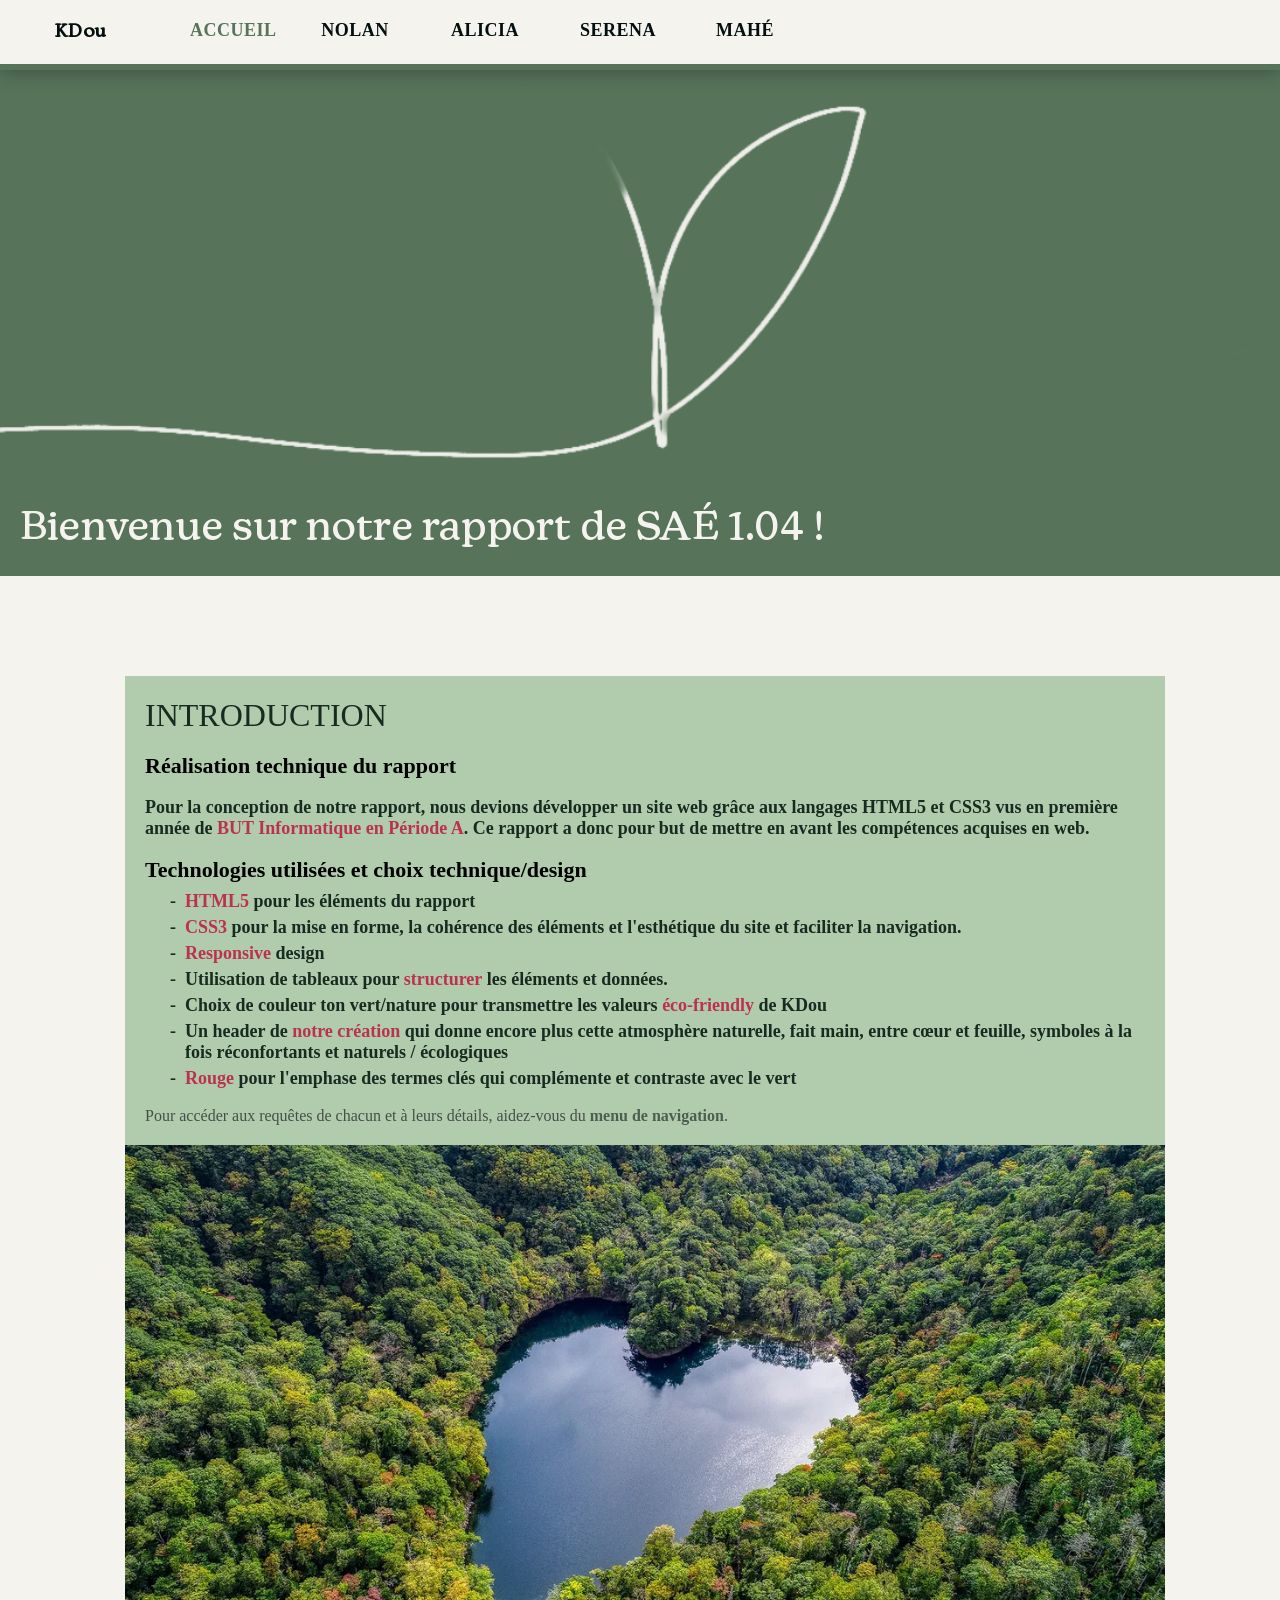
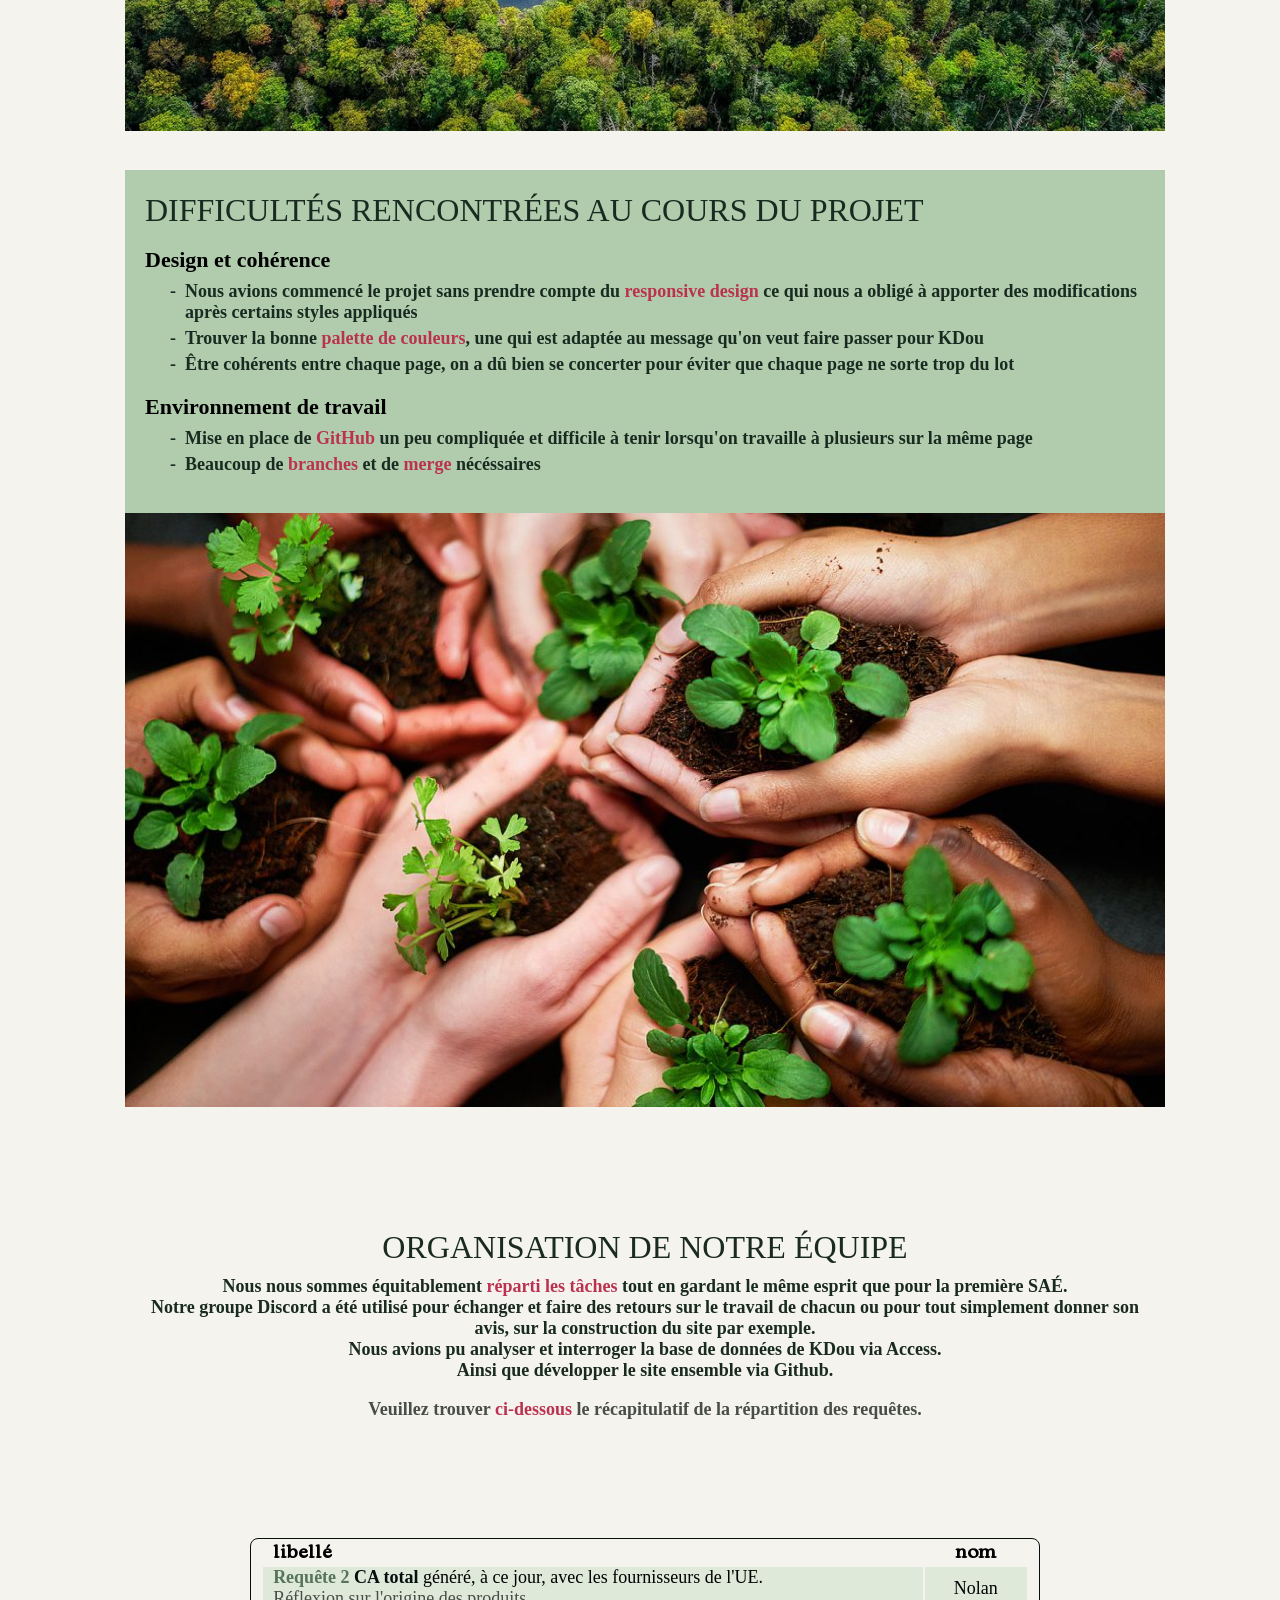
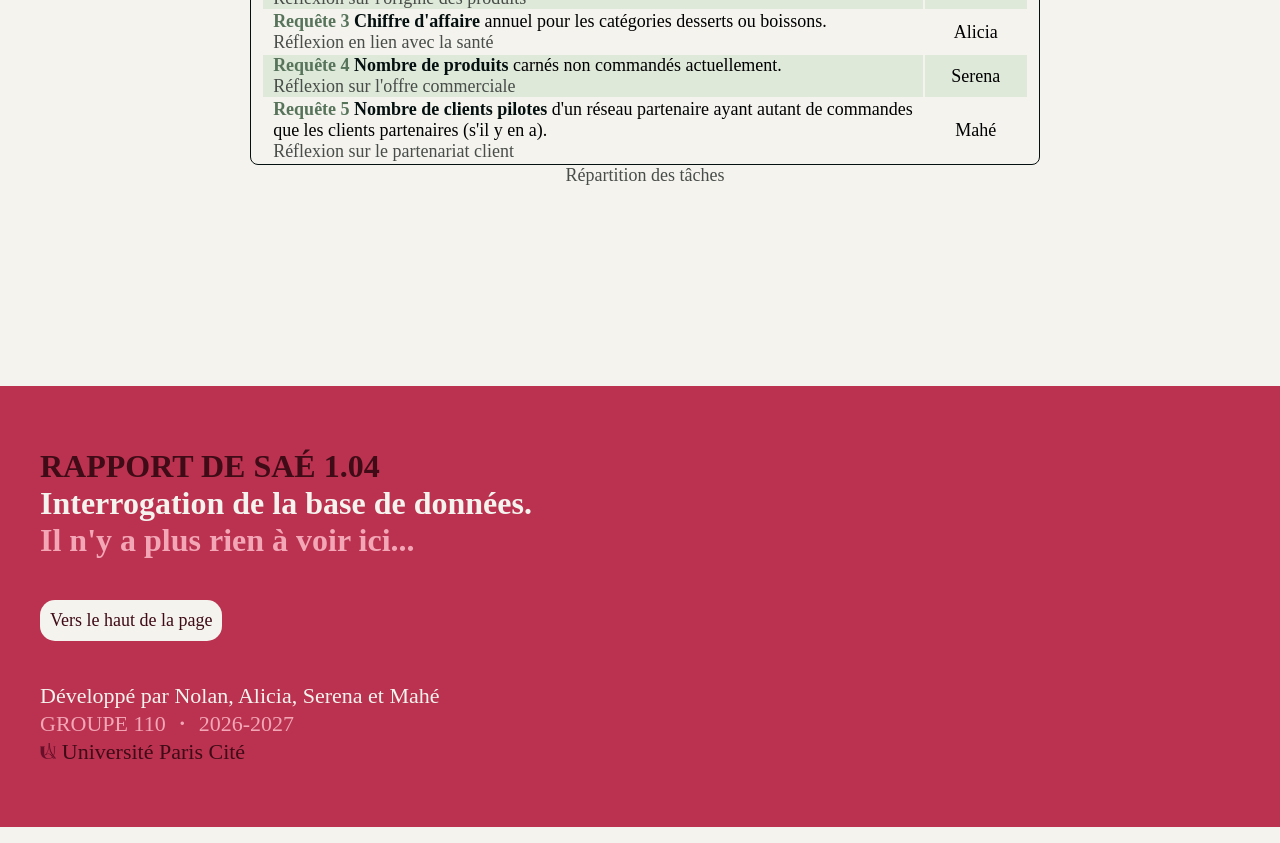
<file: index.html>
<!DOCTYPE html>
<html lang="fr">
    <head>
        <meta charset="utf-8">
        <meta name="viewport" content="width=device-width, initial-scale=1.0">
        <link rel="stylesheet" href="style.css">
        <link rel="preload" href="/assets/font/NewKansas-Medium.woff2" as="font" type="font/woff2" crossorigin>
        <link href="https://db.onlinewebfonts.com/c/2ea3b87b231d6d46708c756a0e04610e?family=GT+Pressura+Regular" rel="stylesheet">
        <link href="https://db.onlinewebfonts.com/c/fa6584b49f2dbb17b7483544bfa0b654?family=GT+Pressura+Pro+Bold" rel="stylesheet" type="text/css">
        <link href="https://db.onlinewebfonts.com/c/16842c927f8ef77adc29f7c5e27929ca?family=GT+Pressura+Light" rel="stylesheet" type="text/css">
        <title>Rapport - SAÉ 1.04</title>
    </head>
    <body>
        <header id="header-accueil">
            <nav>
                <ul>
                    <li id="logo">
                        <label for="toggle" id="icone-menu">⋯</label>KDou
                        <input type="checkbox" id="toggle">
                    </li>
                    <li><a href="https://nolangtny.github.io/nams-sae1-04/">Accueil</a></li>
                    <li><a href="/nams-sae1-04/equipe/nolan.html">Nolan</a></li>
                    <li><a href="/nams-sae1-04/equipe/alicia.html">Alicia</a></li>
                    <li><a href="/nams-sae1-04/equipe/serena.html">Serena</a></li>
                    <li><a href="/nams-sae1-04/equipe/mahe.html">Mahé</a></li>
                </ul>
            </nav>
            <h1 id="titre-accueil">Bienvenue sur notre rapport de SAÉ 1.04 !</h1>
        </header>
        <main id="main-index">
             <div id="intro">
                <h1>Introduction</h1>
                <h2> Réalisation technique du rapport </h2>
                <p> Pour la conception de notre rapport, nous devions développer un site web grâce aux langages HTML5 et CSS3 vus en première année de <strong>BUT Informatique en Période A</strong>. Ce rapport a donc pour but de mettre en avant les compétences acquises en web.<br>
                <h2>Technologies utilisées et choix technique/design</h2>
                <ul>
                    <li><strong>HTML5</strong> pour les éléments du rapport</li>
                    <li><strong>CSS3</strong> pour la mise en forme, la cohérence des éléments et l'esthétique du site et faciliter la navigation.</li>
                    <li><strong>Responsive</strong> design</li>
                    <li>Utilisation de tableaux pour <strong>structurer</strong> les éléments et données.</li>
                    <li>Choix de couleur ton vert/nature pour transmettre les valeurs <strong>éco-friendly</strong> de KDou</li>
                    <li>Un header de <strong>notre création</strong> qui donne encore plus cette atmosphère naturelle, fait main, entre cœur et feuille, symboles à la fois réconfortants et naturels / écologiques</li>
                    <li><strong>Rouge</strong> pour l'emphase des termes clés qui complémente et contraste avec le vert</li>
                </ul>
                </p>
                <a class="texte-secondaire">Pour accéder aux requêtes de chacun et à leurs détails, aidez-vous du <strong>menu de navigation</strong>.</a>
            </div>
            <div id="intro-image">
                <img src="assets/images/heart-hokkaido-japan.webp" alt="Coeur dessiné par les arbres dans une forêt au Japon">
            </div>
            <div id="texte1">
                <h1>Difficultés rencontrées au cours du projet</h1>
                <h2>Design et cohérence</h2>
                <ul>
                    <li>Nous avions commencé le projet sans prendre compte du <strong>responsive design</strong> ce qui nous a obligé à apporter des modifications après certains styles appliqués</li>
                    <li>Trouver la bonne <strong>palette de couleurs</strong>, une qui est adaptée au message qu'on veut faire passer pour KDou</li>
                    <li>Être cohérents entre chaque page, on a dû bien se concerter pour éviter que chaque page ne sorte trop du lot</li>
                </ul>
                <h2>Environnement de travail</h2>
                <ul>
                    <li>Mise en place de <strong>GitHub</strong> un peu compliquée et difficile à tenir lorsqu'on travaille à plusieurs sur la même page</li>
                    <li>Beaucoup de <strong>branches</strong> et de <strong>merge</strong> nécéssaires</li>
                </ul>
            </div>
            <div id="img1">
                <img src="assets/images/eco-friendly.jpg" alt="Sept paires de mains tenant de la terre et une plante chacune">
            </div>
            <div id="texte2">
                <h1>Organisation de notre équipe</h1>
                <p>
                    Nous nous sommes équitablement <strong>réparti les tâches</strong> tout en gardant le même esprit que pour la première SAÉ.<br>
                    Notre groupe Discord a été utilisé pour échanger et faire des retours sur le travail de chacun ou pour tout simplement donner son avis, sur la construction du site par exemple.<br>
                    Nous avions pu analyser et interroger la base de données de KDou via Access. <br> Ainsi que développer le site ensemble via Github.
                    <p class="texte-secondaire">
                        Veuillez trouver <a href="#tab">ci-dessous</a> le récapitulatif de la répartition des requêtes.
                    </p>
                </p>
            </div>
            <div id="tab">
                <table id="tab-organisation">
                    <tr>
                                <th scope="col">libellé</th>
                                <th scope="col">nom</th>
                            </tr>
                            <tr id="nolan-lib">
                                <td><strong>Requête 2</strong> <strong class="tab-bold">CA total</strong> généré, à ce jour, avec les fournisseurs de l'UE.<br>
                                    <a class="texte-secondaire">Réflexion sur l'origine des produits</a>
                                </td>
                                <td>Nolan</td>
                            </tr>
                            <tr id="alicia-lib">
                                <td><strong>Requête 3</strong> <strong class="tab-bold">Chiffre d'affaire</strong> annuel pour les catégories desserts ou boissons.<br>
                                    <a class="texte-secondaire">Réflexion en lien avec la santé</a>
                                </td>
                                <td>Alicia</td>
                            </tr>
                            <tr id="serena-lib">
                                <td><strong>Requête 4</strong> <strong class="tab-bold">Nombre de produits</strong> carnés non commandés actuellement.<br>
                                    <a class="texte-secondaire">Réflexion sur l'offre commerciale</a>
                                </td>
                                <td>Serena</td>
                            </tr>
                            <tr id="mahe-lib">
                                <td><strong>Requête 5</strong> <strong class="tab-bold">Nombre de clients pilotes</strong> d'un réseau partenaire ayant autant de commandes<br>
                                    que les clients partenaires (s'il y en a).<br>
                                    <a class="texte-secondaire">Réflexion sur le partenariat client</a>
                                </td>
                                <td>Mahé</td>
                            </tr>
                            <caption class="texte-secondaire"> Répartition des tâches</caption>
                    </table>
                </div>
        </main>
        <footer>
            <h1><strong>Rapport de SAÉ 1.04</strong><br>
                Interrogation de la base de données.<br>
                <a class="texte-secondaire">Il n'y a plus rien à voir ici...</a>
            </h1>
            <a class="bouton" href="#header-accueil">
                Vers le haut de la page
            </a>
            <p>
                Développé par Nolan, Alicia, Serena et Mahé<br>
                <a class="texte-secondaire">GROUPE 110 ・ 2026-2027</a><br>
                <a id="texte-logo-uni"><img id="logo-uni" src="assets/images/logo.png" alt="Logo de l'Université Paris Cité"> Université Paris Cité</a>                
            </p>
        </footer>
    </body>
</html>
</file>
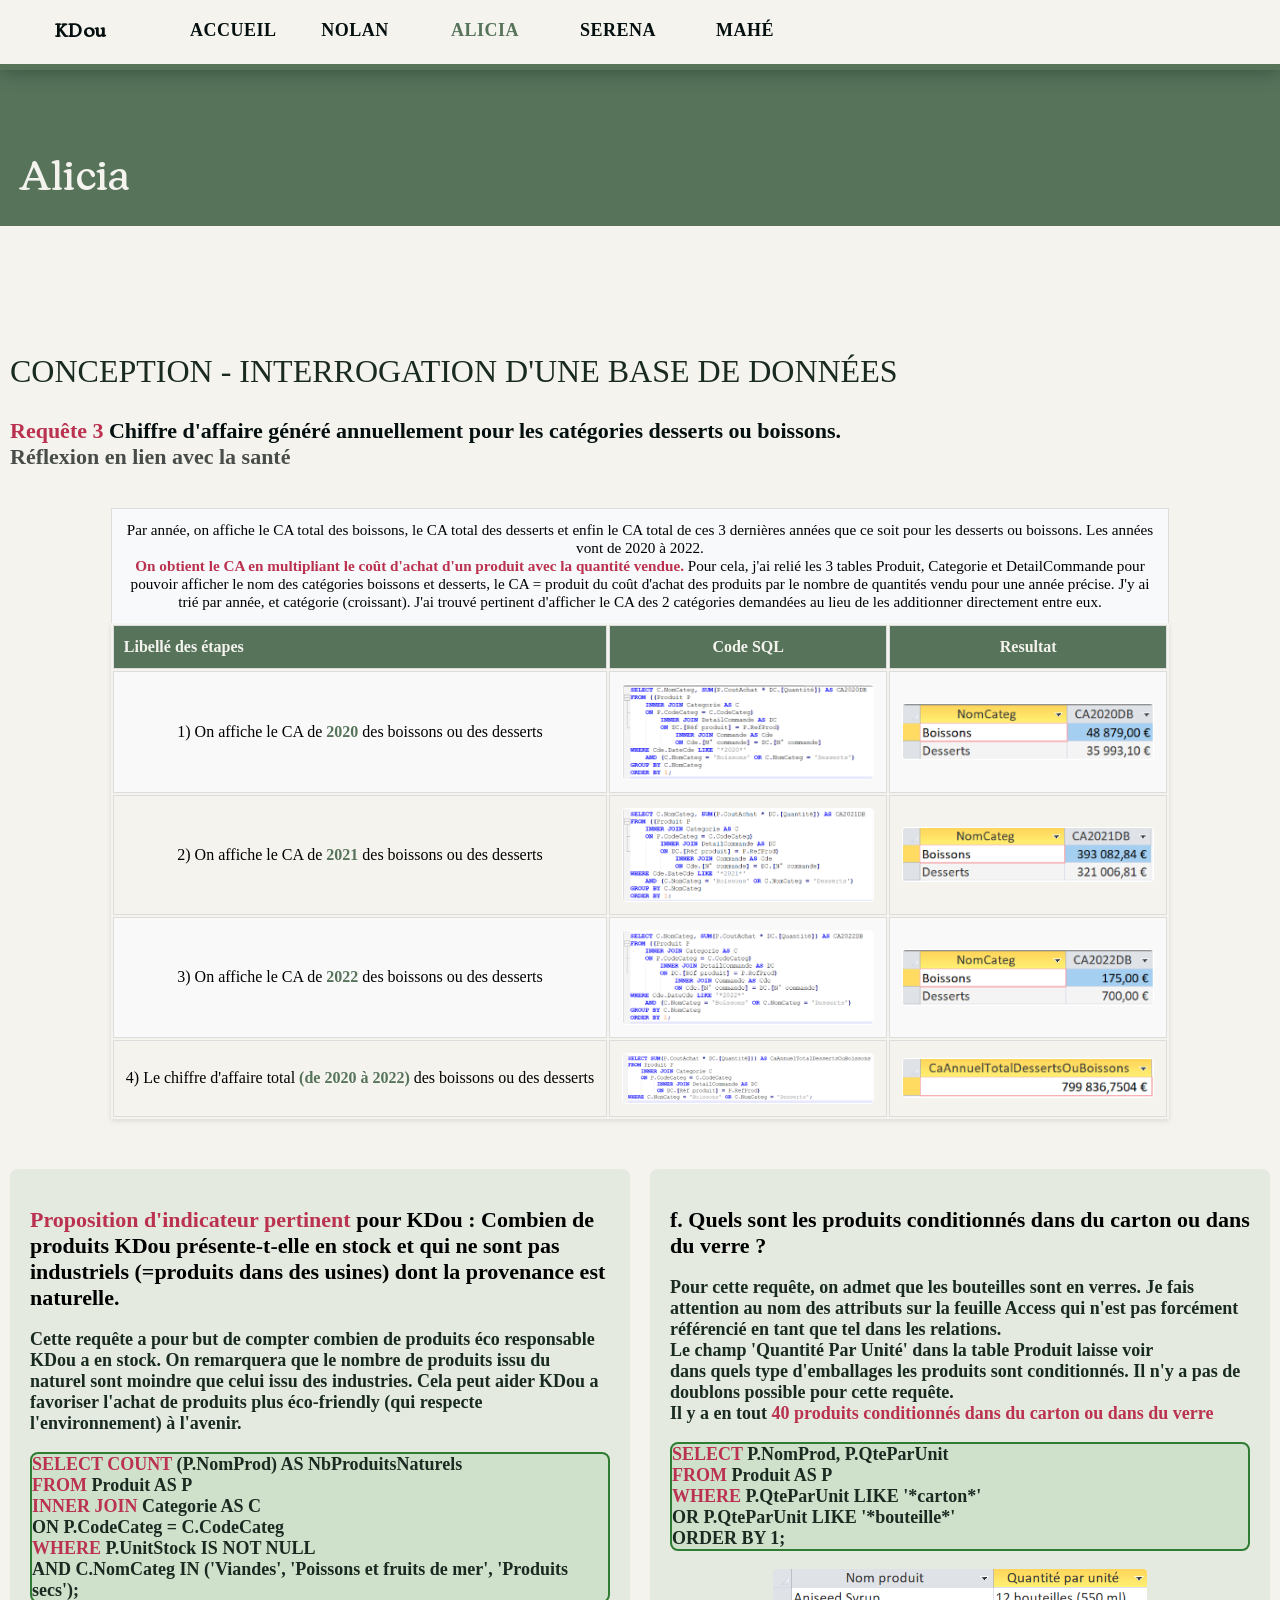
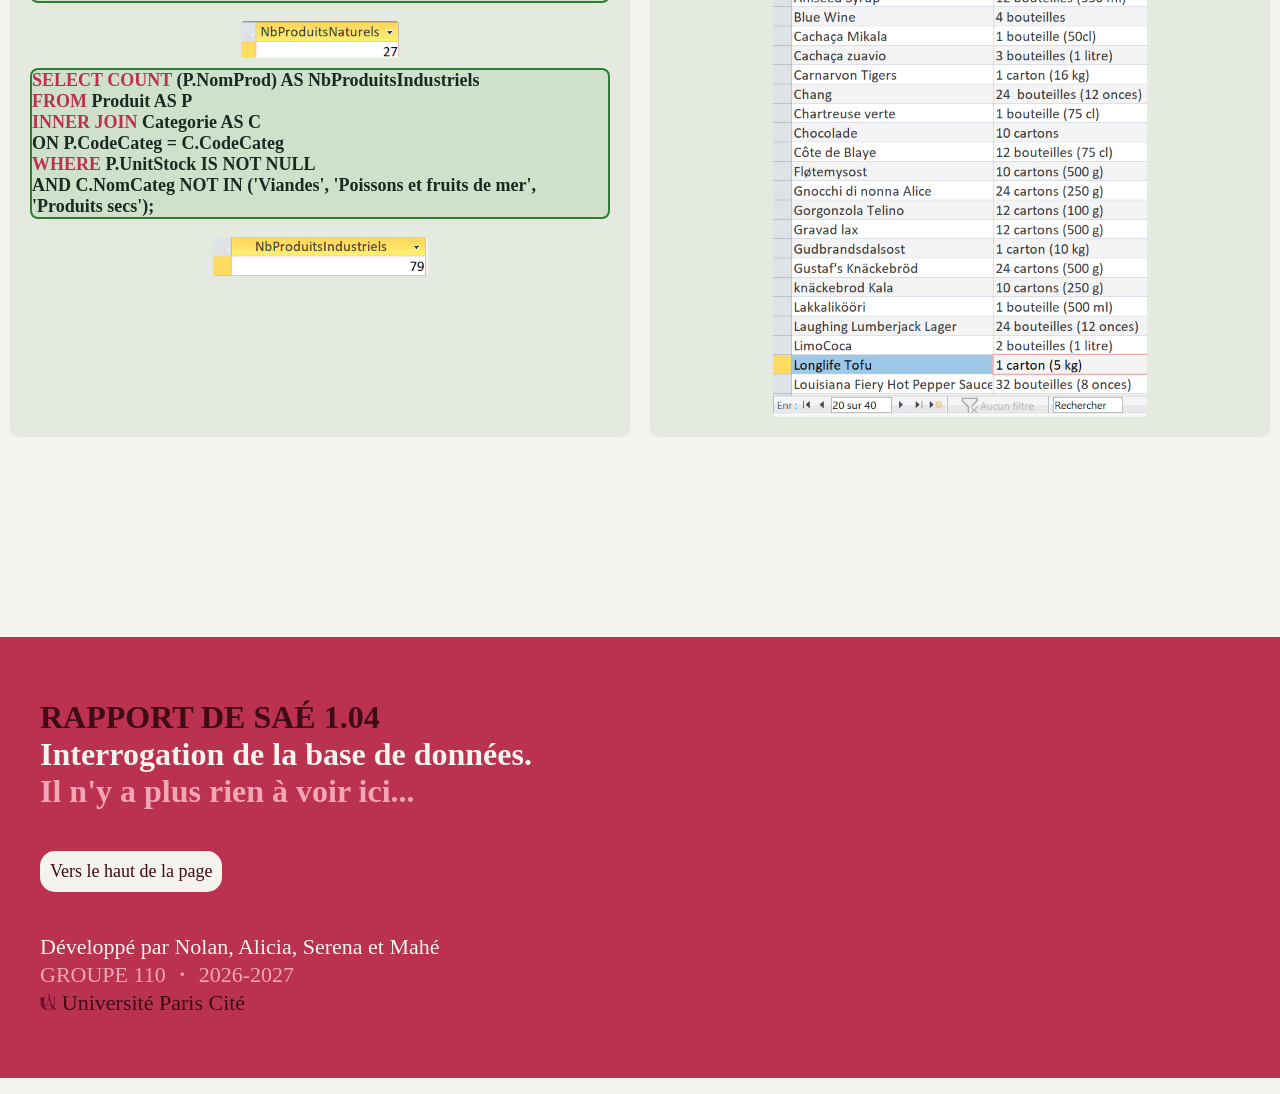
<file: equipe/alicia.html>
<!DOCTYPE html>
<html lang="fr">
    <head>
        <meta charset="utf-8">
        <meta name="viewport" content="width=device-width, initial-scale=1.0">
        <link rel="stylesheet" href="../style.css">
        <link rel="preload" href="/assets/font/NewKansas-Medium.woff2" as="font" type="font/woff2" crossorigin>
        <link href="https://db.onlinewebfonts.com/c/2ea3b87b231d6d46708c756a0e04610e?family=GT+Pressura+Regular" rel="stylesheet">
        <link href="https://db.onlinewebfonts.com/c/fa6584b49f2dbb17b7483544bfa0b654?family=GT+Pressura+Pro+Bold" rel="stylesheet" type="text/css">
        <link href="https://db.onlinewebfonts.com/c/16842c927f8ef77adc29f7c5e27929ca?family=GT+Pressura+Light" rel="stylesheet" type="text/css">
        <title>Alicia - Rapport SAÉ 1.04</title>
    </head>
    <body>
        <header id="header-alicia">
            <nav>
                <ul>
                    <li id="logo">
                        <label for="toggle" id="icone-menu">⋯</label>KDou
                        <input type="checkbox" id="toggle">
                    </li>
                    <li><a href="https://nolangtny.github.io/nams-sae1-04/">Accueil</a></li>
                    <li><a href="/nams-sae1-04/equipe/nolan.html">Nolan</a></li>
                    <li><a href="/nams-sae1-04/equipe/alicia.html">Alicia</a></li>
                    <li><a href="/nams-sae1-04/equipe/serena.html">Serena</a></li>
                    <li><a href="/nams-sae1-04/equipe/mahe.html">Mahé</a></li>
                </ul>
            </nav>
            <h1 class="titre-equipe">Alicia</h1>
        </header>
        <main>
            <section class="main-equipe">
                <h1>Conception - Interrogation d'une base de données</h1>
                <h2><strong>Requête 3</strong> <strong class="tab-bold">Chiffre d'affaire généré annuellement pour les catégories desserts ou boissons.</strong><br>
                    <a class="texte-secondaire">Réflexion en lien avec la santé</a>
                </h2>
                <section class="requete3">
                    <table class="etapes">
                        <caption> Par année, on affiche le CA total des boissons, le CA total des desserts et enfin le CA total de ces 3 dernières années que ce soit pour les desserts ou boissons. Les années vont de 2020 à 2022.<br>
                            <strong>On obtient le CA en multipliant le coût d'achat d'un produit avec la quantité vendue.</strong>
                            Pour cela, j'ai relié les 3 tables Produit, Categorie et DetailCommande pour pouvoir afficher le nom des catégories boissons et desserts, le CA = produit du coût d'achat des produits par le nombre de quantités vendu pour une année précise.
                            J'y ai trié par année, et catégorie (croissant). J'ai trouvé pertinent d'afficher le CA des 2 catégories demandées au lieu de les additionner directement entre eux.</caption>
                        <tr>
                            <th scope="col"> Libellé des étapes </th>
                            <th scope="col"> Code SQL </th>
                            <th scope="col"> Resultat </th>
                        </tr>
                        <tr>
                            <td>1) On affiche le CA de <strong>2020</strong> des boissons ou des desserts</td>
                            <td>
                                <img src="../assets/images/alicia/20-SQL.png" alt="Requete SQL pour le CA de 2020 des boissons ou des desserts sur Access">
                            </td>
                            <td><img src="../assets/images/alicia/CA2020BD.png" alt="Tableau/resultat des chiffres d'affaires totaux des boissons et desserts pour 2020 sur Access"></td>
                        </tr>
                        <tr>
                            <td> 2) On affiche le CA de <strong>2021</strong> des boissons ou des desserts</td>
                            <td>
                                <img src="../assets/images/alicia/21-SQL.png" alt="Requete SQL pour le CA de 2021 des boissons ou des desserts sur Access">
                            </td>
                            <td><img src="../assets/images/alicia/CA21DB.png" alt="Tableau/resultat des chiffres d'affaires totaux des boissons et desserts pour 2021 sur Access"></td>
                        </tr>
                        <tr>
                            <td> 3) On affiche le CA de <strong>2022</strong> des boissons ou des desserts</td>
                            <td>
                                <img src="../assets/images/alicia/22-SQL.png" alt="Requete SQL pour le CA de 2022 des boissons ou des desserts sur Access">
                            </td>
                            <td><img src="../assets/images/alicia/CA2022DB.png" alt="Tableau/resultat des chiffres d'affaires totaux des boissons et desserts pour 2022 sur Access"></td>
                        </tr>
                        <tr>
                            <td> 4) Le chiffre d'affaire total <strong>(de 2020 à 2022)</strong> des boissons ou des desserts </td>
                            <td>
                                <img src="../assets/images/alicia/total-SQL.png" alt="Requete SQL pour le CA de 2021-2022 des boissons ou des desserts sur Access">
                            </td>
                            <td><img src="../assets/images/alicia/catotalAnneeBD.png" alt="Tableau/resultat des chiffres d'affaires totaux des boissons et desserts de 2021-2022 inclu sur Access"></td>
                        </tr>
                    </table>
                </section>
                <div class="container-2-colonnes">
                    <section class="requete-indiv">
                        <h2><strong>Proposition d'indicateur pertinent</strong> pour KDou : Combien de produits KDou présente-t-elle en stock et qui ne sont pas industriels (=produits dans des usines) dont la provenance est naturelle. </h2>
                        <p>Cette requête a pour but de compter combien de produits éco responsable KDou a en stock. On remarquera que le nombre de produits issu du naturel sont moindre que celui issu des industries. Cela peut aider KDou a favoriser l'achat de produits plus éco-friendly (qui respecte l'environnement) à l'avenir.</p>
                        <p id="SQL">
                        <strong>SELECT COUNT </strong>(P.NomProd) AS NbProduitsNaturels<br>
                        <strong>FROM</strong> Produit AS P<br>
                        	<strong>INNER JOIN</strong> Categorie AS C<br>
                        	ON P.CodeCateg = C.CodeCateg<br>
                        <strong>WHERE</strong> P.UnitStock IS NOT NULL<br>
                        	AND C.NomCateg IN ('Viandes', 'Poissons et fruits de mer', 'Produits secs');<br>
                        </p>
                        <img src="../assets/images/alicia/nbprodnaturels.png" alt="Tableau/résultat du nombre de produits naturels en stock de KDou : 27">
                        <p id="SQL">
                        <strong>SELECT COUNT </strong>(P.NomProd) AS NbProduitsIndustriels<br>
                        <strong>FROM</strong> Produit AS P<br>
                        	<strong>INNER JOIN</strong> Categorie AS C<br>
                        	ON P.CodeCateg = C.CodeCateg<br>
                        <strong>WHERE</strong> P.UnitStock IS NOT NULL<br>
                        	AND C.NomCateg NOT IN ('Viandes', 'Poissons et fruits de mer', 'Produits secs');<br>
                        </p>
                        <img src="../assets/images/alicia/prod-indus.png" alt="Tableau/résultat du nombre de produits industriels en stock de KDou : 79">
                    </section>
                    
                    <section class="requete-f">
                        <h2>f. Quels sont les produits conditionnés dans du carton ou dans du verre ?</h2>
                        <p>Pour cette requête, on admet que les bouteilles sont en verres. Je fais attention au nom des attributs sur la feuille Access qui n'est pas forcément référencié en tant que tel dans les relations.<br> Le champ 'Quantité Par Unité' dans la table Produit laisse voir<br> dans quels type d'emballages les produits sont conditionnés. Il n'y a pas de doublons possible pour cette requête.<br>
                        Il y a en tout <strong> 40 produits conditionnés dans du carton ou dans du verre</strong></p>
                        <p id="SQL">
                        <strong>SELECT </strong> P.NomProd, P.QteParUnit<br>
                        <strong>FROM</strong> Produit AS P<br>
                        <strong>WHERE</strong> P.QteParUnit LIKE '*carton*'<br>
                        	OR P.QteParUnit LIKE '*bouteille*'<br>
                            ORDER BY 1;<br>
                        </p>
                        <img id="f-resultat" src="../assets/images/alicia/f-result.png" alt="Tableau/resultat de la requête SQL 1. f sur Access">
                    </section>
                </div>
            </section>
        </main>
        <footer>
            <h1><strong>Rapport de SAÉ 1.04</strong><br>
                Interrogation de la base de données.<br>
                <a class="texte-secondaire">Il n'y a plus rien à voir ici...</a>
            </h1>
            <a class="bouton" href="#header-alicia">
                Vers le haut de la page
            </a>
            <p>
                Développé par Nolan, Alicia, Serena et Mahé<br>
                <a class="texte-secondaire">GROUPE 110 ・ 2026-2027</a><br>
                <a id="texte-logo-uni"><img id="logo-uni" src="../assets/images/logo.png" alt="Logo de l'Université Paris Cité"> Université Paris Cité</a>                
            </p>
        </footer>
    </body>
</html>
</file>
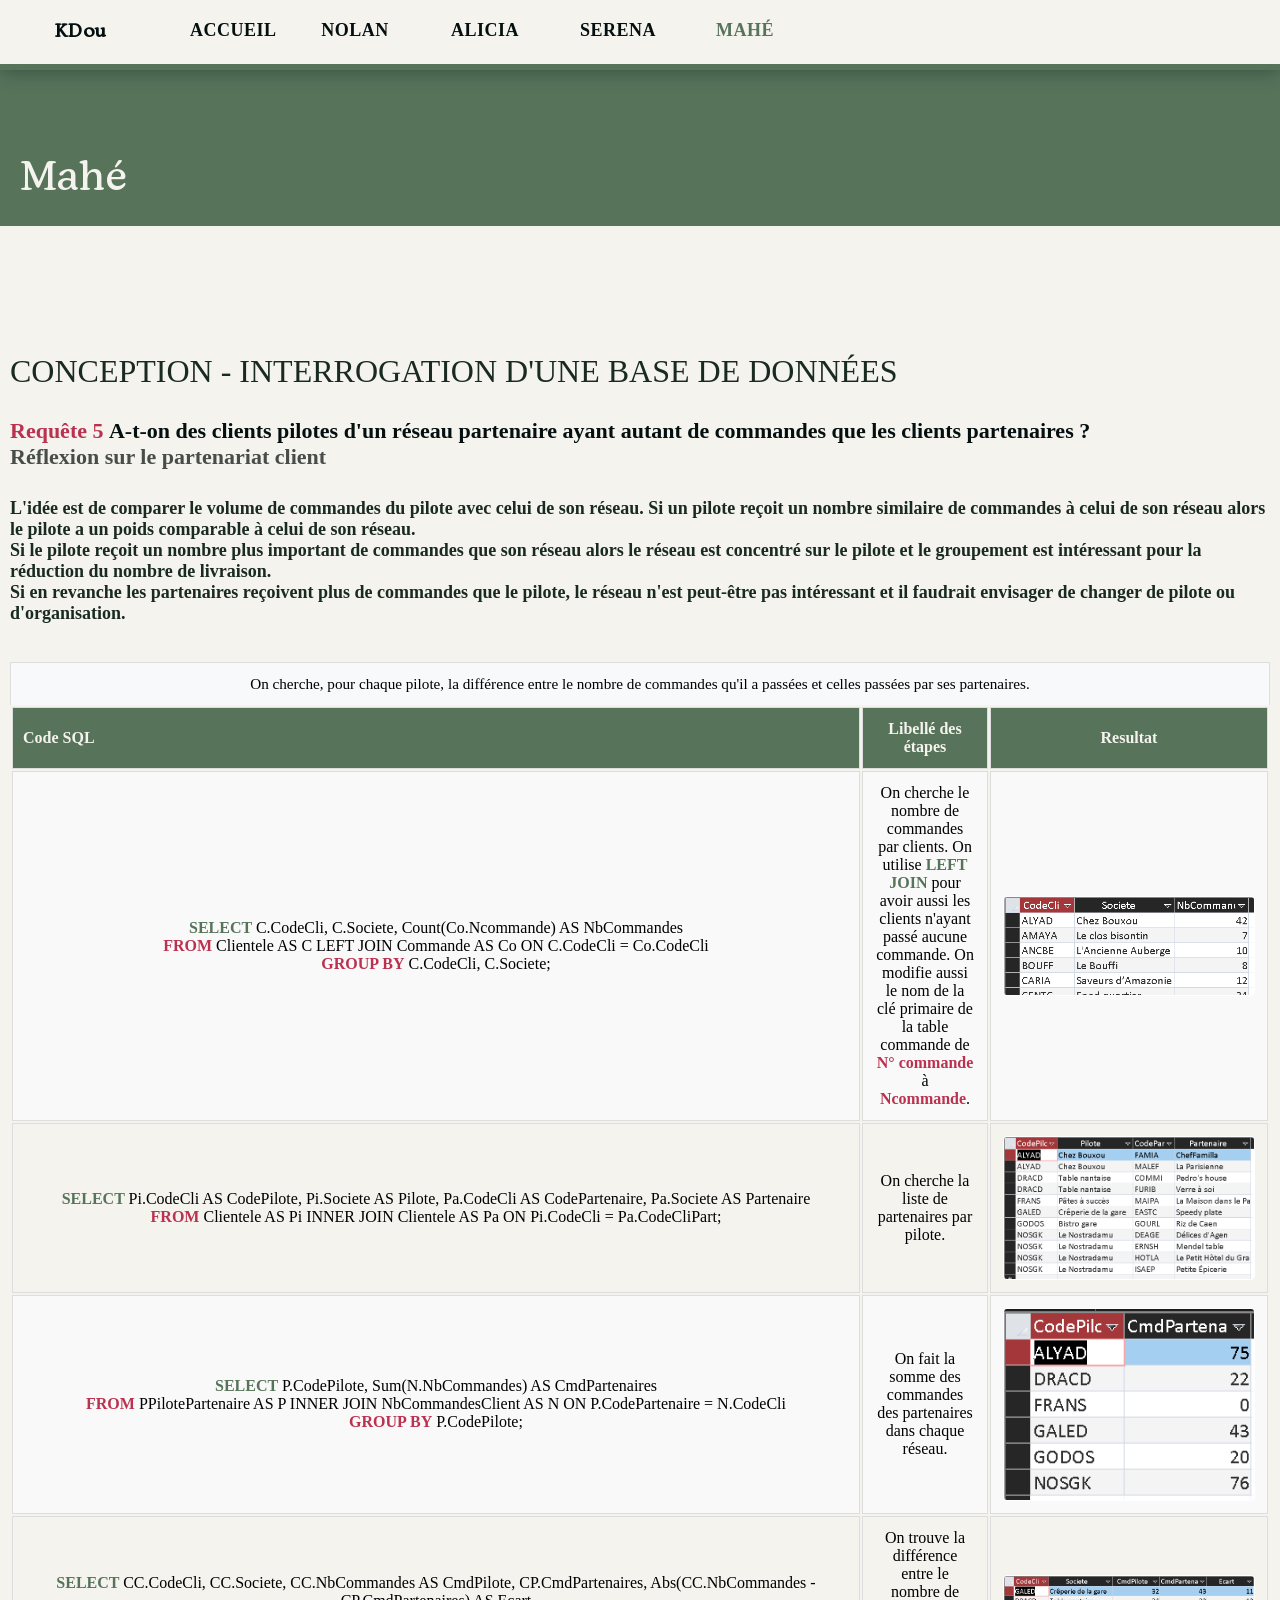
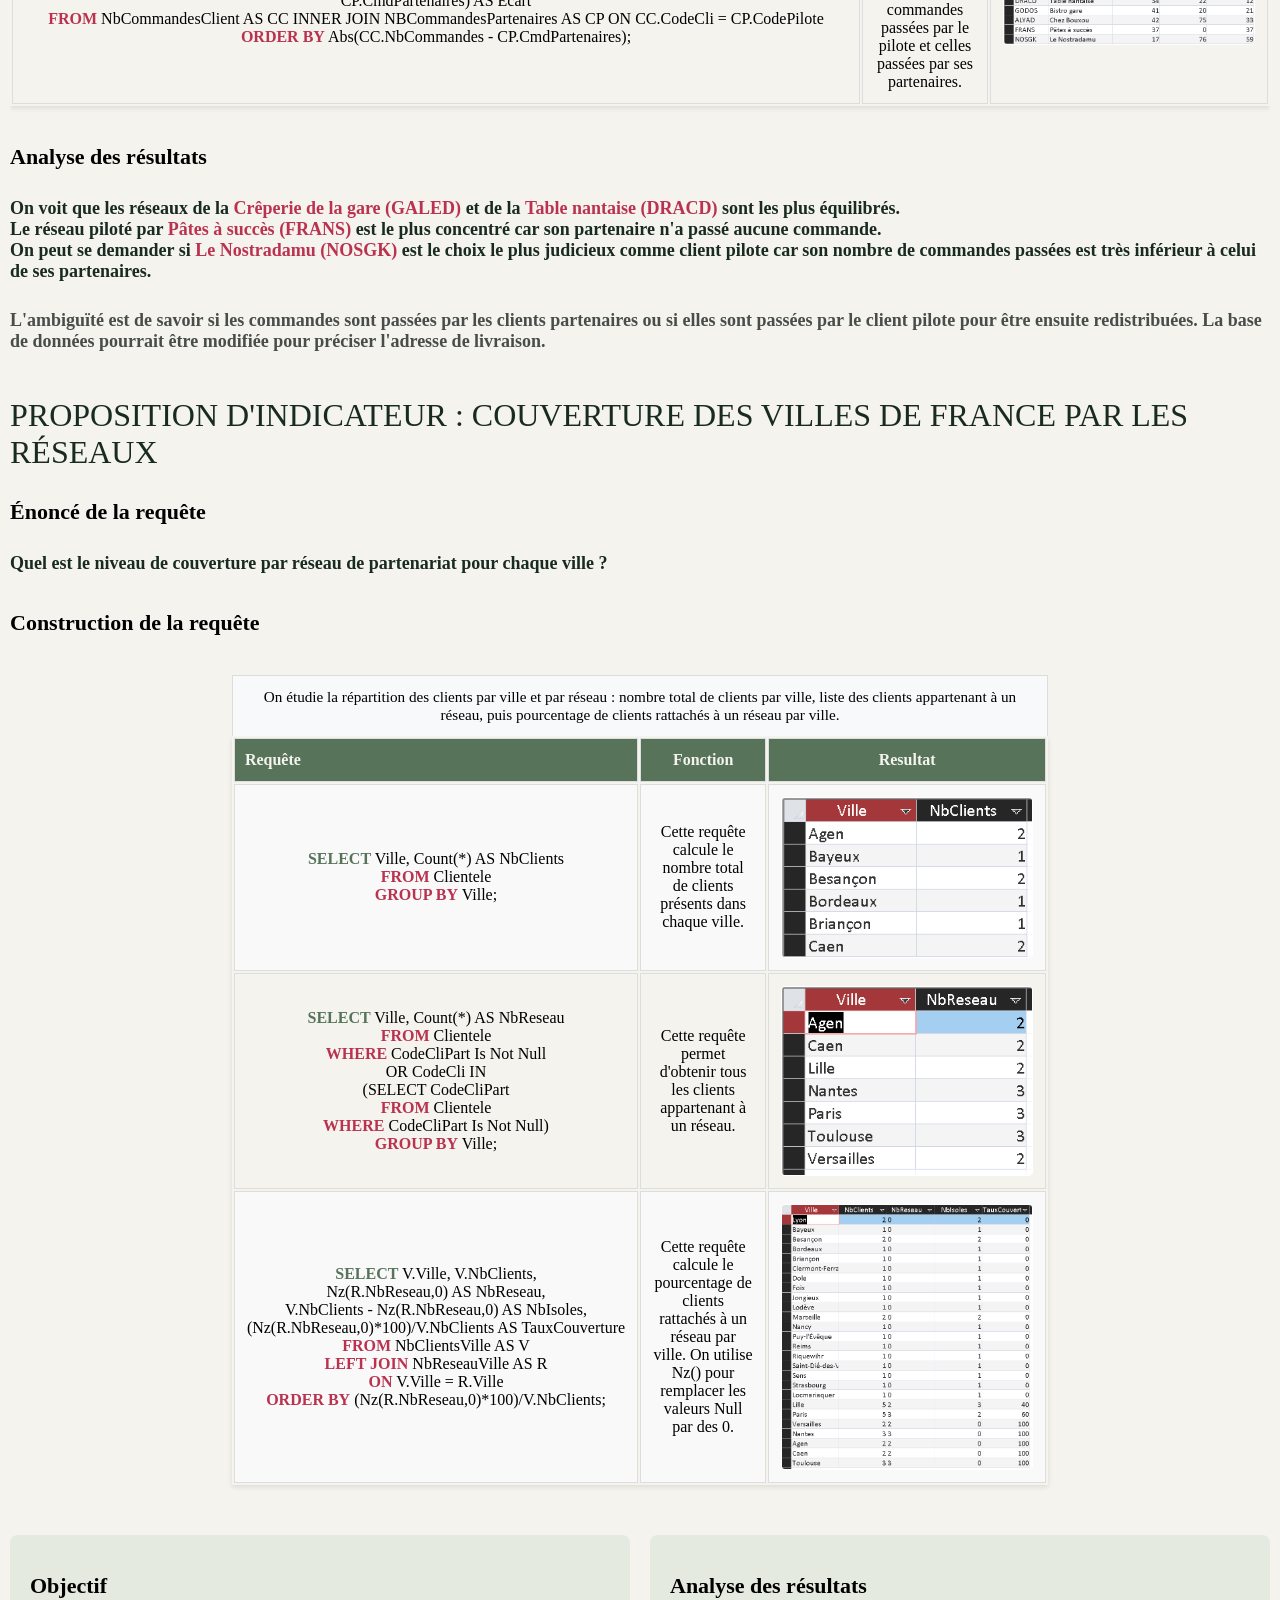
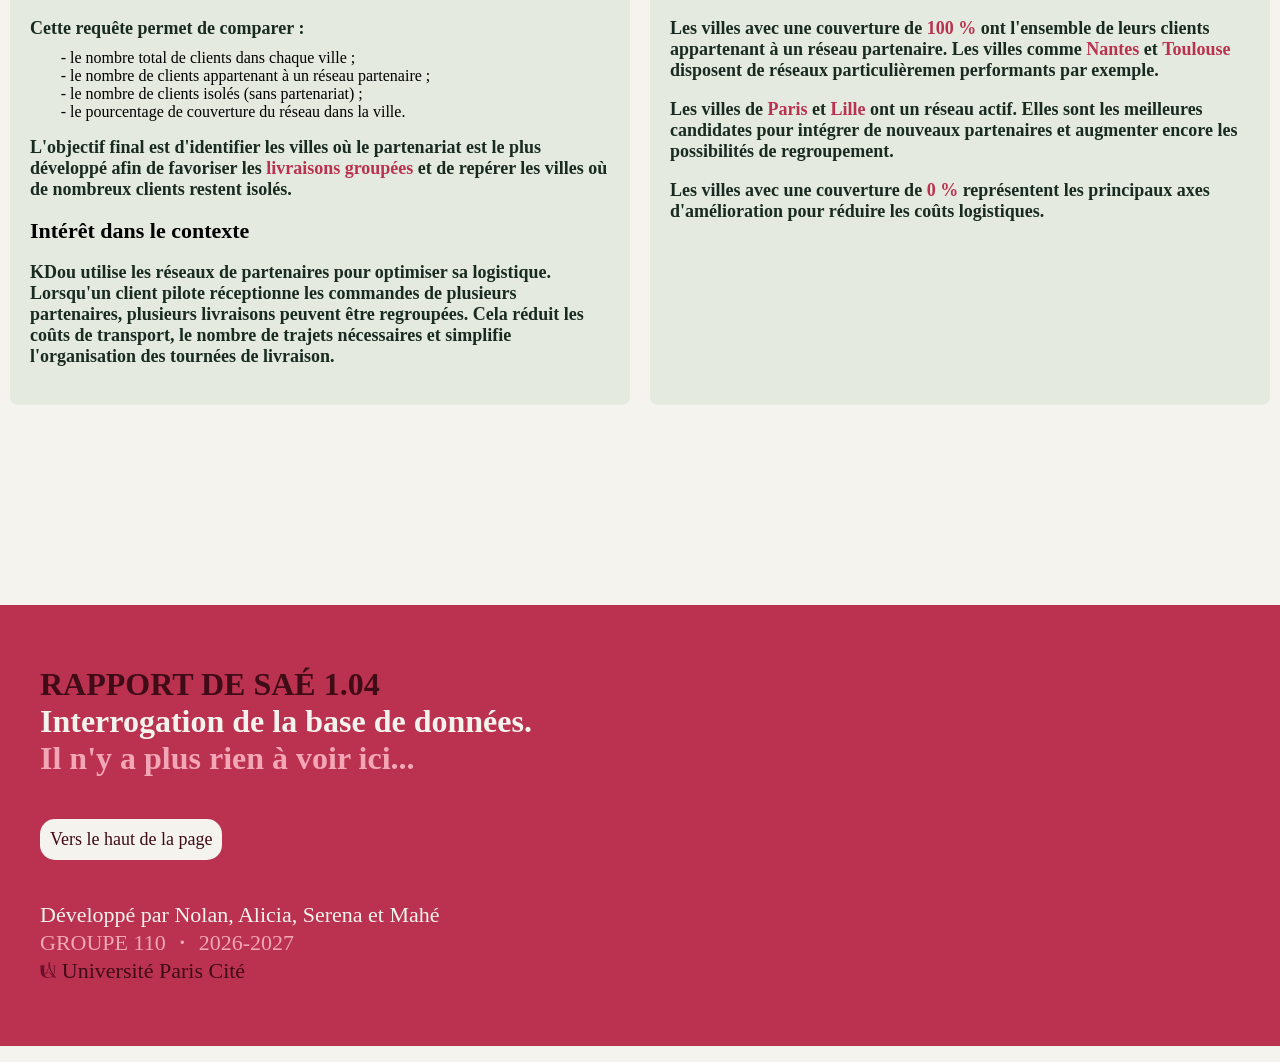
<file: equipe/mahe.html>
<!doctype html>
<html lang="fr">
    <head>
        <meta charset="utf-8" />
        <meta name="viewport" content="width=device-width, initial-scale=1.0">
        <link rel="stylesheet" href="../style.css" />
        <link rel="preload" href="/assets/font/NewKansas-Medium.woff2" as="font" type="font/woff2" crossorigin />
        <link
            href="https://db.onlinewebfonts.com/c/2ea3b87b231d6d46708c756a0e04610e?family=GT+Pressura+Regular"
            rel="stylesheet"
        />
        <link
            href="https://db.onlinewebfonts.com/c/fa6584b49f2dbb17b7483544bfa0b654?family=GT+Pressura+Pro+Bold"
            rel="stylesheet"
            type="text/css"
        />
        <link
            href="https://db.onlinewebfonts.com/c/16842c927f8ef77adc29f7c5e27929ca?family=GT+Pressura+Light"
            rel="stylesheet"
            type="text/css"
        />
        <title>Mahé - Rapport SAÉ 1.04</title>
    </head>

    <body>
        <header id="header-mahe">
            <nav>
                <ul>
                    <li id="logo">
                        <label for="toggle" id="icone-menu">⋯</label>KDou
                        <input type="checkbox" id="toggle">
                    </li>
                    <li><a href="https://nolangtny.github.io/nams-sae1-04/">Accueil</a></li>
                    <li><a href="nolan.html">Nolan</a></li>
                    <li><a href="alicia.html">Alicia</a></li>
                    <li><a href="serena.html">Serena</a></li>
                    <li><a href="mahe.html">Mahé</a></li>
                </ul>
            </nav>
            <h1 class="titre-equipe">Mahé</h1>
        </header>
        <main>
            <section class="main-equipe">
                <h1>Conception - Interrogation d'une base de données</h1>
                <h2>
                    <strong>Requête 5</strong> <strong class="tab-bold">A-t-on des clients pilotes d'un réseau partenaire ayant autant de commandes que les clients partenaires ?</strong><br>
                    <a class="texte-secondaire">Réflexion sur le partenariat client</a>
                </h2>

                <p>
                    L'idée est de comparer le volume de commandes du pilote avec celui de son réseau. Si un pilote
                    reçoit un nombre similaire de commandes à celui de son réseau alors le pilote a un poids comparable
                    à celui de son réseau.
                    <br />
                    Si le pilote reçoit un nombre plus important de commandes que son réseau alors le réseau est
                    concentré sur le pilote et le groupement est intéressant pour la réduction du nombre de livraison.
                    <br />
                    Si en revanche les partenaires reçoivent plus de commandes que le pilote, le réseau n'est peut-être
                    pas intéressant et il faudrait envisager de changer de pilote ou d'organisation.
                </p>
                <section class="requete3">
                <table class="etapes">
                    <caption>
                        On cherche, pour chaque pilote, la différence entre le nombre de commandes qu'il a passées et
                        celles passées par ses partenaires.
                    </caption>
                    <tr>
                        <th scope="col">Code SQL</th>
                        <th scope="col">Libellé des étapes</th>
                        <th scope="col">Resultat</th>
                    </tr>
                    <tr>
                        <td>
                            <strong>SELECT </strong> C.CodeCli, C.Societe, Count(Co.Ncommande) AS NbCommandes<br />
                            <strong>FROM</strong> Clientele AS C LEFT JOIN Commande AS Co ON C.CodeCli = Co.CodeCli<br />
                            <strong>GROUP BY</strong> C.CodeCli, C.Societe;<br />
                        </td>
                        <td>
                            On cherche le nombre de commandes par clients. On utilise
                            <strong>LEFT JOIN</strong> pour avoir aussi les clients n'ayant passé aucune commande. On
                            modifie aussi le nom de la clé primaire de la table commande de
                            <strong>N° commande</strong> à <strong>Ncommande</strong>.
                        </td>
                        <td>
                            <img
                                src="../assets/images/mahe/NbCommandesClient_tab.png"
                                alt="Résultat de la requête SQL NbCommandesClient"
                            />
                        </td>
                    </tr>
                    <tr>
                        <td>
                            <strong>SELECT </strong> Pi.CodeCli AS CodePilote, Pi.Societe AS Pilote, Pa.CodeCli AS
                            CodePartenaire, Pa.Societe AS Partenaire<br />
                            <strong>FROM</strong> Clientele AS Pi INNER JOIN Clientele AS Pa ON Pi.CodeCli =
                            Pa.CodeCliPart;<br />
                        </td>
                        <td>On cherche la liste de partenaires par pilote.</td>
                        
                        <td>
                            <img
                                src="../assets/images/mahe/PPilotePartenaire_tab.png"
                                alt="Résultat de la requête SQL PPilotePartenaire"
                            />
                        </td>
                    </tr>
                    <tr>
                        <td>
                            <strong>SELECT </strong> P.CodePilote, Sum(N.NbCommandes) AS CmdPartenaires<br />
                            <strong>FROM</strong> PPilotePartenaire AS P INNER JOIN NbCommandesClient AS N ON
                            P.CodePartenaire = N.CodeCli<br />
                            <strong>GROUP BY</strong> P.CodePilote;<br />
                        </td>
                        <td>On fait la somme des commandes des partenaires dans chaque réseau.</td>
                        
                        <td>
                            <img
                                src="../assets/images/mahe/NbCommandesPartenaires_tab.png"
                                alt="Résultat de la requête SQL NbCommandesPartenaires"
                            />
                        </td>
                    </tr>
                    <tr>
                        <td>
                            <strong>SELECT </strong> CC.CodeCli, CC.Societe, CC.NbCommandes AS CmdPilote,
                            CP.CmdPartenaires, Abs(CC.NbCommandes - CP.CmdPartenaires) AS Ecart<br />
                            <strong>FROM</strong> NbCommandesClient AS CC INNER JOIN NBCommandesPartenaires AS CP ON
                            CC.CodeCli = CP.CodePilote<br />
                            <strong>ORDER BY</strong> Abs(CC.NbCommandes - CP.CmdPartenaires);<br />
                        </td>
                        <td>
                            On trouve la différence entre le nombre de commandes passées par le pilote et celles passées
                            par ses partenaires.
                        </td>
                        
                        <td>
                            <img src="../assets/images/mahe/Requete5_tab.png" alt="Résultat de la requête SQL finale" />
                        </td>
                    </tr>
                </table>
                </section>
                <h2>Analyse des résultats</h2>

                <p>
                    On voit que les réseaux de la <strong>Crêperie de la gare (GALED)</strong> et de la
                    <strong>Table nantaise (DRACD)</strong> sont les plus équilibrés. <br />
                    Le réseau piloté par <strong>Pâtes à succès (FRANS)</strong> est le plus concentré car son
                    partenaire n'a passé aucune commande. <br />
                    On peut se demander si <strong>Le Nostradamu (NOSGK)</strong> est le choix le plus judicieux comme
                    client pilote car son nombre de commandes passées est très inférieur à celui de ses partenaires.
                </p>

                <p class="texte-secondaire">
                    L'ambiguïté est de savoir si les commandes sont passées par les clients partenaires ou si elles sont
                    passées par le client pilote pour être ensuite redistribuées. La base de données pourrait être
                    modifiée pour préciser l'adresse de livraison.
                </p>

                <h1>Proposition d'indicateur : Couverture des villes de France par les réseaux</h1>

                <h2>Énoncé de la requête</h2>

                <p>
                    Quel est le niveau de couverture par réseau de partenariat pour chaque ville ?
                </p>

                <h2>Construction de la requête</h2>
                <div id="tab-mahe">
                    <table class="etapes">
                        <caption>
                            On étudie la répartition des clients par ville et par réseau : nombre total de clients par
                            ville, liste des clients appartenant à un réseau, puis pourcentage de clients rattachés à un
                            réseau par ville.
                        </caption>
                        <tr>
                            <th scope="col">Requête</th>
                            <th scope="col">Fonction</th>
                            <th scope="col">Resultat</th>
                        </tr>
                        <tr>
                            <td>
                                <strong>SELECT</strong> Ville, Count(*) AS NbClients<br />
                                <strong>FROM</strong> Clientele<br />
                                <strong>GROUP BY</strong> Ville;<br />
                            </td>
                            <td>Cette requête calcule le nombre total de clients présents dans chaque ville.</td>
                            <td>
                                <img
                                    src="../assets/images/mahe/NbClientsVille_tab.png"
                                    alt="Résultat de la requête SQL NbClientsVille"
                                />
                            </td>
                        </tr>
                        <tr>
                            <td>
                                <strong>SELECT</strong> Ville, Count(*) AS NbReseau<br />
                                <strong>FROM</strong> Clientele<br />
                                <strong>WHERE</strong> CodeCliPart Is Not Null<br />
                                OR CodeCli IN<br />
                                (SELECT CodeCliPart<br />
                                <strong>FROM</strong> Clientele<br />
                                <strong>WHERE</strong> CodeCliPart Is Not Null)<br />
                                <strong>GROUP BY</strong> Ville;<br />
                            </td>
                            <td>Cette requête permet d'obtenir tous les clients appartenant à un réseau.</td>
                            <td>
                                <img
                                    src="../assets/images/mahe/NbReseauVille_tab.png"
                                    alt="Résultat de la requête SQL NbReseauVille"
                                />
                            </td>
                        </tr>
                        <tr>
                            <td>
                                <strong>SELECT</strong> V.Ville, V.NbClients,<br />
                                Nz(R.NbReseau,0) AS NbReseau,<br />
                                V.NbClients - Nz(R.NbReseau,0) AS NbIsoles,<br />
                                (Nz(R.NbReseau,0)*100)/V.NbClients AS TauxCouverture<br />
                                <strong>FROM</strong> NbClientsVille AS V<br />
                                <strong>LEFT JOIN</strong> NbReseauVille AS R<br />
                                <strong>ON</strong> V.Ville = R.Ville<br />
                                <strong>ORDER BY</strong> (Nz(R.NbReseau,0)*100)/V.NbClients;<br />
                            </td>
                            <td>Cette requête calcule le pourcentage de clients rattachés à un réseau par ville. On utilise Nz() pour remplacer les valeurs Null par des 0.</td>
                            <td>
                                <img
                                    src="../assets/images/mahe/Indicateur_tab.png"
                                    alt="Résultat de la requête SQL Indicateur"
                                />
                            </td>
                        </tr>
                    </table>
                </div>
                <div class="container-2-colonnes">
                    <section class="requete-indiv">
                        <h2>Objectif</h2>

                        <p>Cette requête permet de comparer :</p>

                        <ul>
                            <li>le nombre total de clients dans chaque ville ;</li>
                            <li>le nombre de clients appartenant à un réseau partenaire ;</li>
                            <li>le nombre de clients isolés (sans partenariat) ;</li>
                            <li>le pourcentage de couverture du réseau dans la ville.</li>
                        </ul>

                        <p>
                            L'objectif final est d'identifier les villes où le partenariat est le plus développé afin de
                            favoriser les <strong>livraisons groupées</strong> et de repérer les villes où de nombreux
                            clients restent isolés.
                        </p>

                        <h2>Intérêt dans le contexte</h2>

                        <p>
                            KDou utilise les réseaux de partenaires pour optimiser sa logistique. Lorsqu'un client
                            pilote réceptionne les commandes de plusieurs partenaires, plusieurs livraisons peuvent être
                            regroupées. Cela réduit les coûts de transport, le nombre de trajets nécessaires et
                            simplifie l'organisation des tournées de livraison.
                        </p>
                    </section>
                    <section class="requete-indiv">
                        <h2>Analyse des résultats</h2>

                        <p>
                            Les villes avec une couverture de <strong>100 %</strong> ont l'ensemble de leurs clients
                            appartenant à un réseau partenaire. Les villes comme <strong>Nantes</strong> et
                            <strong>Toulouse</strong> disposent de réseaux particulièremen performants par exemple.
                        </p>

                        <p>
                            Les villes de <strong>Paris</strong> et <strong>Lille</strong> ont un réseau actif. Elles
                            sont les meilleures candidates pour intégrer de nouveaux partenaires et augmenter encore les
                            possibilités de regroupement.
                        </p>

                        <p>
                            Les villes avec une couverture de <strong>0 %</strong> représentent les principaux axes
                            d'amélioration pour réduire les coûts logistiques.
                        </p>
                    </section>
                </div>
            </section>
        </main>
        <footer>
            <h1><strong>Rapport de SAÉ 1.04</strong><br>
                Interrogation de la base de données.<br>
                <a class="texte-secondaire">Il n'y a plus rien à voir ici...</a>
            </h1>
            <a class="bouton" href="#header-mahe">
                Vers le haut de la page
            </a>
            <p>
                Développé par Nolan, Alicia, Serena et Mahé<br>
                <a class="texte-secondaire">GROUPE 110 ・ 2026-2027</a><br>
                <a id="texte-logo-uni"><img id="logo-uni" src="../assets/images/logo.png" alt="Logo de l'Université Paris Cité"> Université Paris Cité</a>                
            </p>
        </footer>
    </body>
</html>
</file>
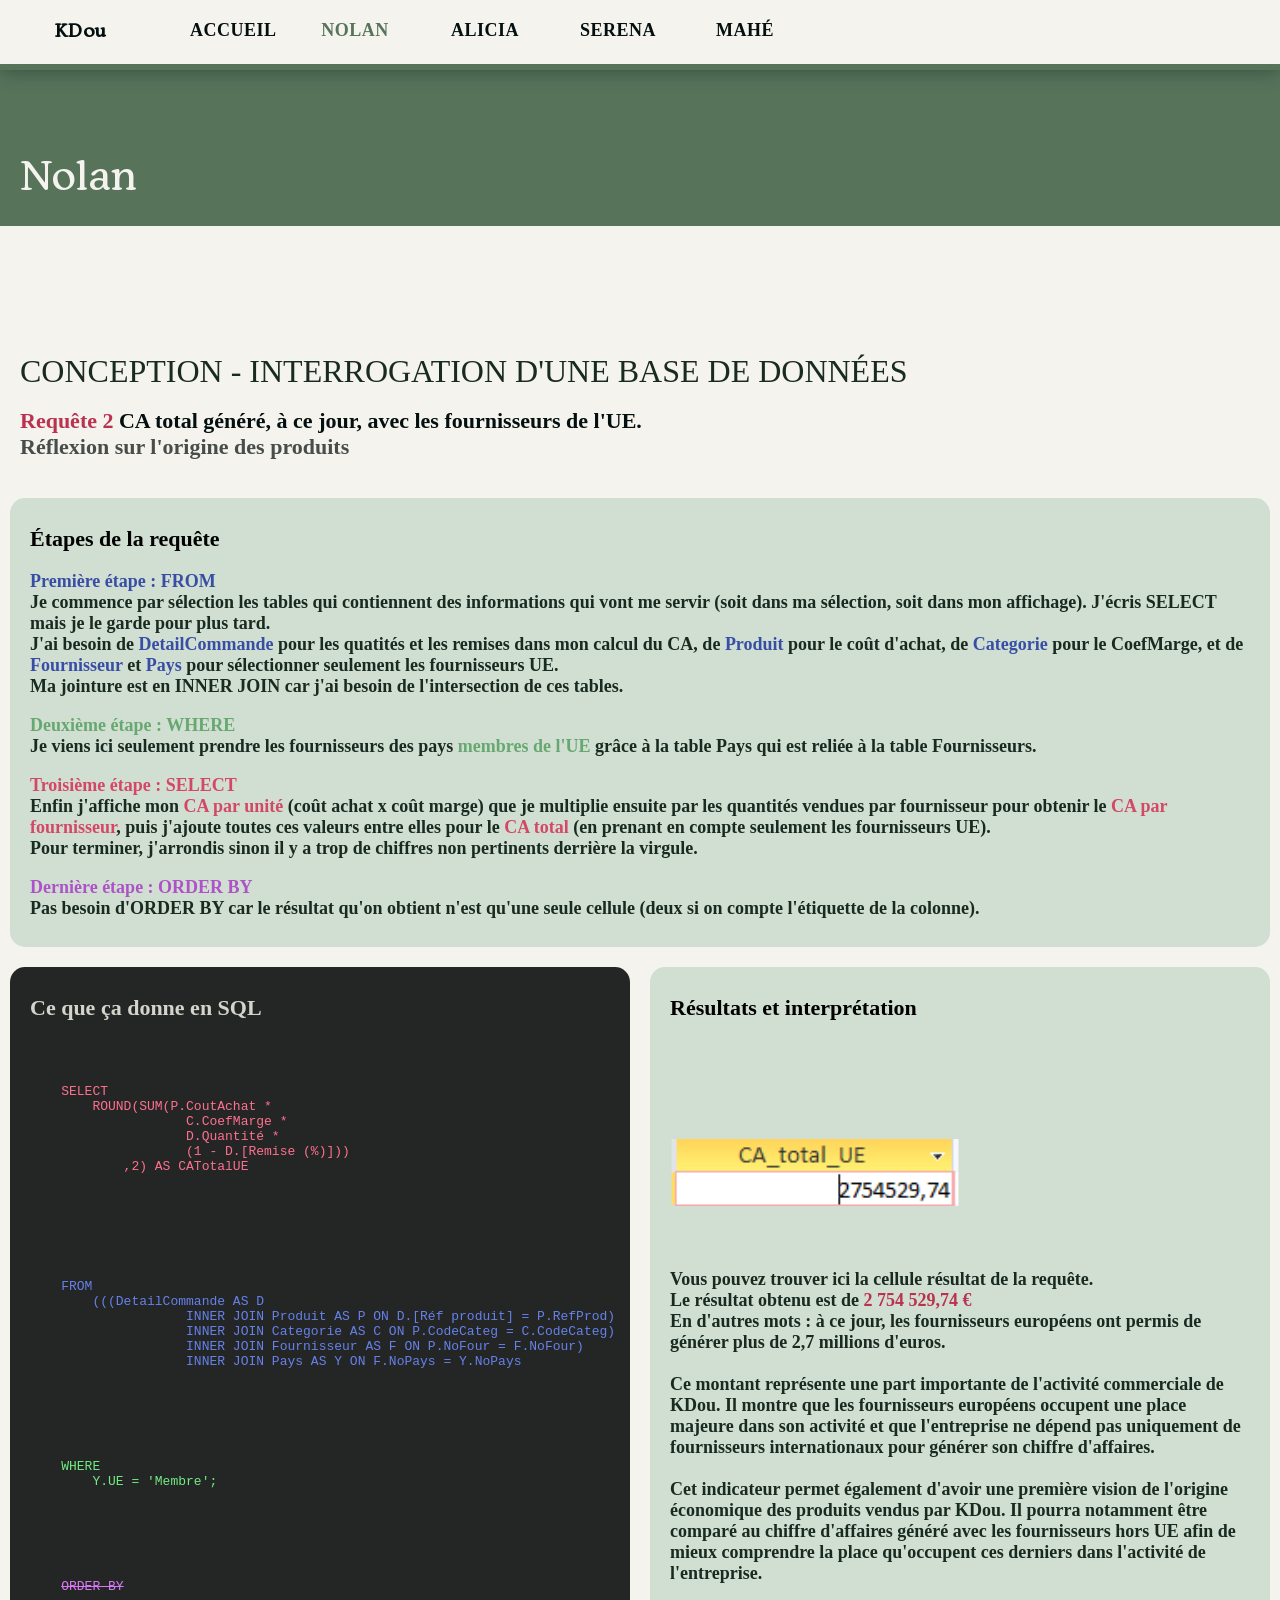
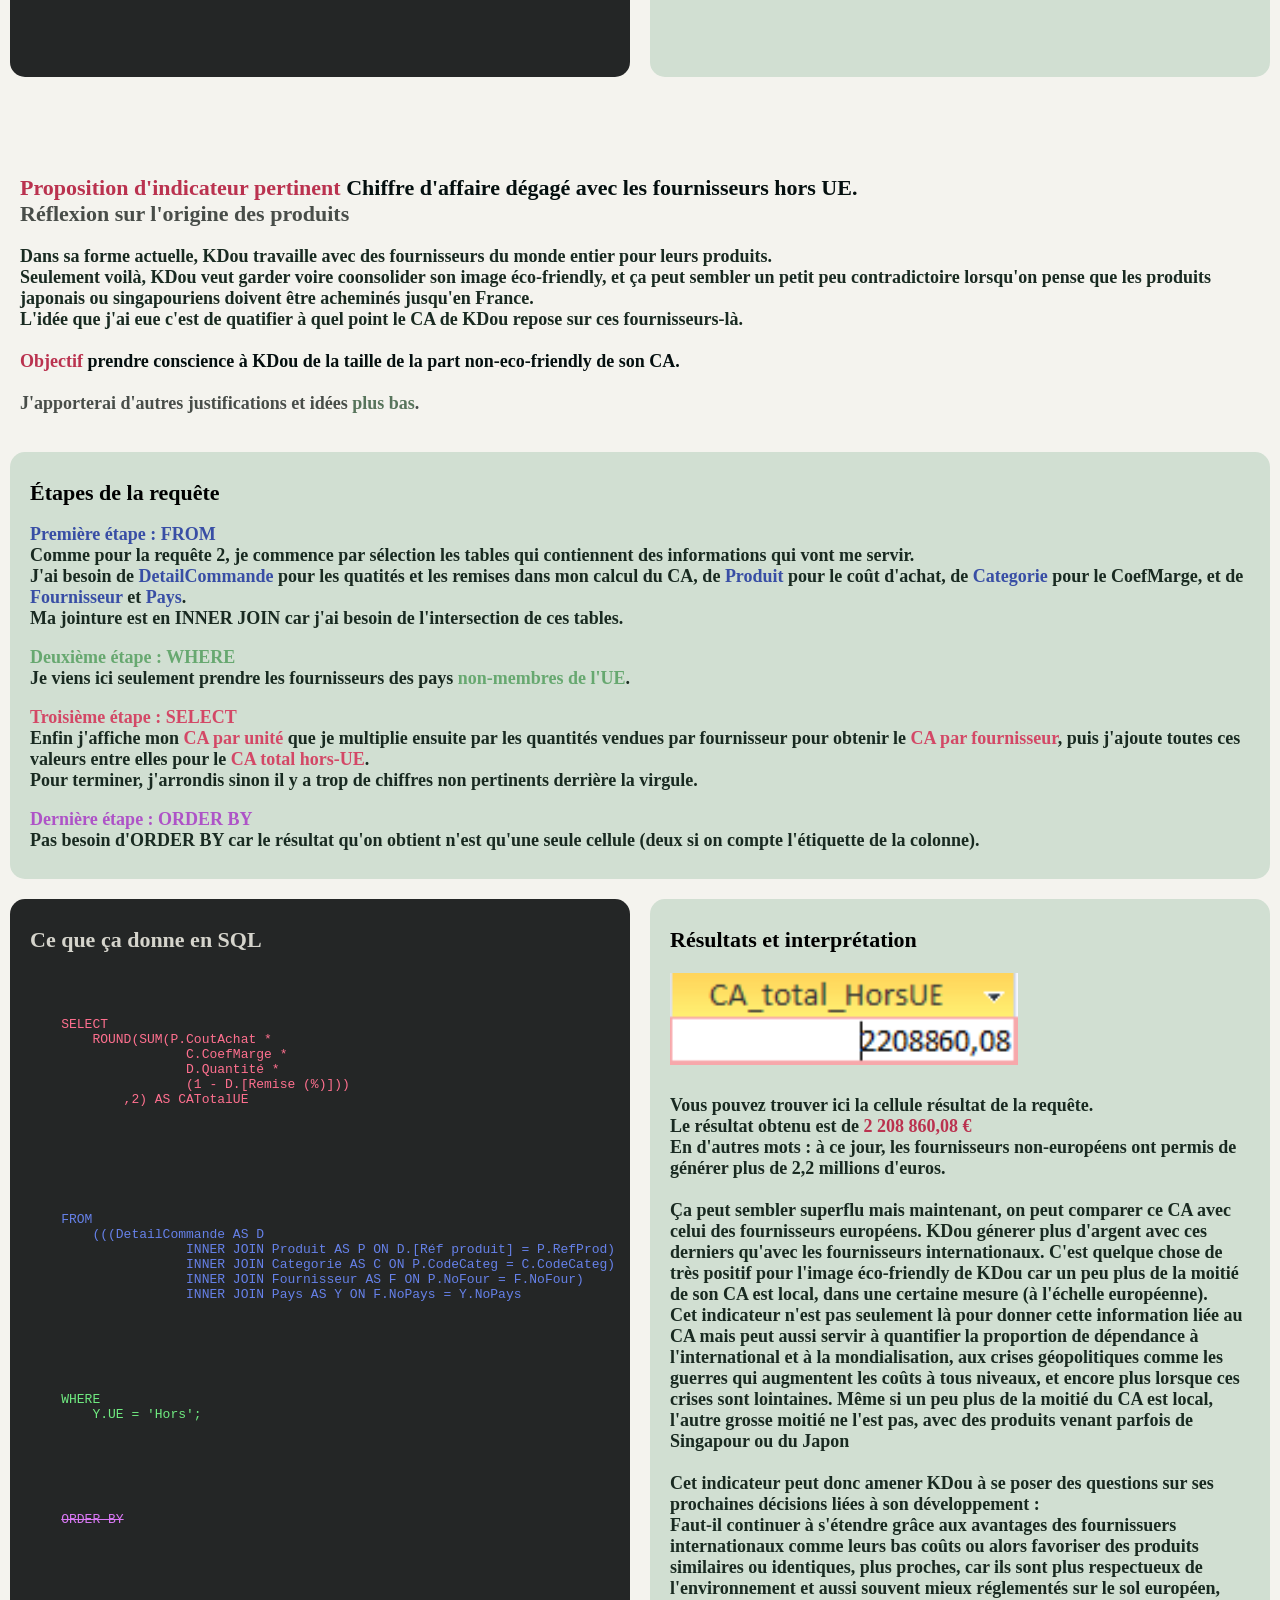
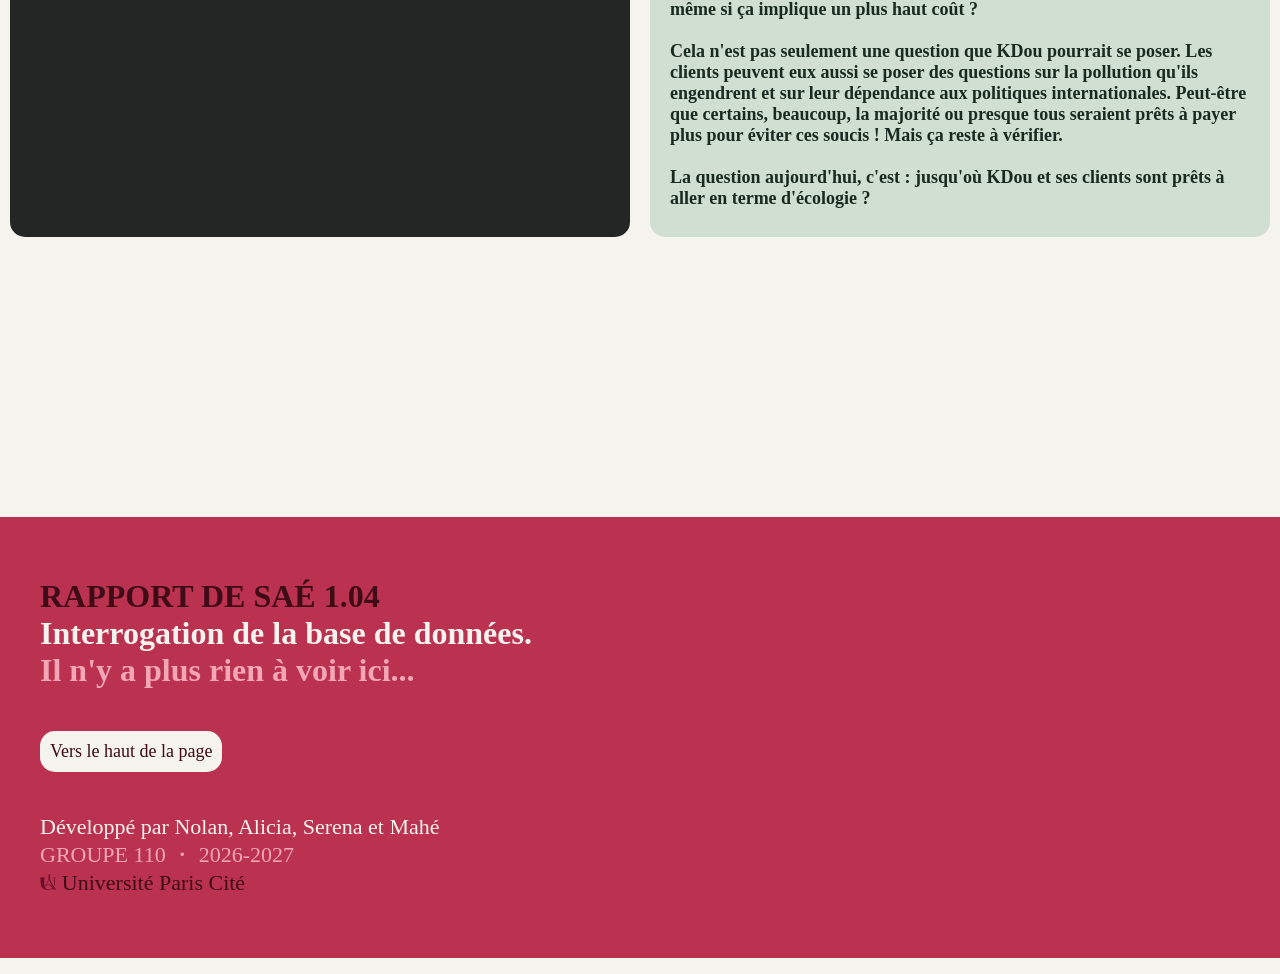
<file: equipe/nolan.html>
<!DOCTYPE html>
<html lang="fr">
    <head>
        <meta charset="utf-8">
        <link rel="stylesheet" href="../style.css">
        <meta name="viewport" content="width=device-width, initial-scale=1.0">
        <link rel="preload" href="/assets/font/NewKansas-Medium.woff2" as="font" type="font/woff2" crossorigin>
        <link href="https://db.onlinewebfonts.com/c/2ea3b87b231d6d46708c756a0e04610e?family=GT+Pressura+Regular" rel="stylesheet">
        <link href="https://db.onlinewebfonts.com/c/fa6584b49f2dbb17b7483544bfa0b654?family=GT+Pressura+Pro+Bold" rel="stylesheet" type="text/css">
        <link href="https://db.onlinewebfonts.com/c/16842c927f8ef77adc29f7c5e27929ca?family=GT+Pressura+Light" rel="stylesheet" type="text/css">
        <title>Nolan - Rapport SAÉ 1.04</title>
    </head>
    <body>
        <header id="header-nolan">
            <nav>
                <ul>
                    <li id="logo">
                        <label for="toggle" id="icone-menu">⋯</label>KDou
                        <input type="checkbox" id="toggle">
                    </li>
                    <li><a href="https://nolangtny.github.io/nams-sae1-04/">Accueil</a></li>
                    <li><a href="/nams-sae1-04/equipe/nolan.html">Nolan</a></li>
                    <li><a href="/nams-sae1-04/equipe/alicia.html">Alicia</a></li>
                    <li><a href="/nams-sae1-04/equipe/serena.html">Serena</a></li>
                    <li><a href="/nams-sae1-04/equipe/mahe.html">Mahé</a></li>
                </ul>
            </nav>
            <h1 class="titre-equipe">Nolan</h1>
        </header>
        <main>
        <section class="nolan-r2">
            <div>
                <h1>Conception - Interrogation d'une base de données</h1>
                <h2><strong>Requête 2</strong> <strong class="tab-bold">CA total généré, à ce jour, avec les fournisseurs de l'UE.</strong> <br>
                <a class="texte-secondaire">Réflexion sur l'origine des produits</a></h2>
            </div>
            <div>
                <h2>Étapes de la requête</h2>
                <p>
                    <a id="etape-1">Première étape : FROM</a><br>
                    Je commence par sélection les tables qui contiennent des informations qui vont me servir (soit dans ma sélection, soit dans mon affichage). J'écris SELECT mais je le garde pour plus tard.<br>
                    J'ai besoin de <a id="etape-1">DetailCommande</a> pour les quatités et les remises dans mon calcul du CA, de <a id="etape-1">Produit</a> pour le coût d'achat, de <a id="etape-1">Categorie</a> pour le CoefMarge, et de <a id="etape-1">Fournisseur</a> et <a id="etape-1">Pays</a> pour sélectionner seulement les fournisseurs UE.<br>
                    Ma jointure est en INNER JOIN car j'ai besoin de l'intersection de ces tables.
                </p>
                <p>
                    <a id="etape-2">Deuxième étape : WHERE</a><br>
                    Je viens ici seulement prendre les fournisseurs des pays <a id="etape-2">membres de l'UE</a> grâce à la table Pays qui est reliée à la table Fournisseurs.
                </p>
                <p>
                    <a id="etape-3">Troisième étape : SELECT</a><br>
                    Enfin j'affiche mon <a id="etape-3">CA par unité</a> (coût achat x coût marge) que je multiplie ensuite par les quantités vendues par fournisseur pour obtenir le <a id="etape-3">CA par fournisseur</a>, puis j'ajoute toutes ces valeurs entre elles pour le <a id="etape-3">CA total</a> (en prenant en compte seulement les fournisseurs UE).<br>
                    Pour terminer, j'arrondis sinon il y a trop de chiffres non pertinents derrière la virgule.
                <p>
                    <a id="etape-4">Dernière étape : ORDER BY</a><br>
                    Pas besoin d'ORDER BY car le résultat qu'on obtient n'est qu'une seule cellule (deux si on compte l'étiquette de la colonne).
                </p>
            </div>
            <div>
                <h2>Ce que ça donne en SQL</h2>
                <pre>
                    <code>
    SELECT
        ROUND(SUM(P.CoutAchat * 
                    C.CoefMarge * 
                    D.Quantité * 
                    (1 - D.[Remise (%)]))
            ,2) AS CATotalUE
                    </code>

                    <code>
    FROM
        (((DetailCommande AS D 
                    INNER JOIN Produit AS P ON D.[Réf produit] = P.RefProd) 
                    INNER JOIN Categorie AS C ON P.CodeCateg = C.CodeCateg)
                    INNER JOIN Fournisseur AS F ON P.NoFour = F.NoFour)
                    INNER JOIN Pays AS Y ON F.NoPays = Y.NoPays
                    </code>
                    <code>
    WHERE
        Y.UE = 'Membre';
                    </code>
                    <code>
    <a>ORDER BY</a>
                    </code>
                </pre>
            </div>
            <div>
                <h2>Résultats et interprétation</h2>
                <img id="nolan-r2-resultat" src="../assets/images/nolan/nolan-r2.png" alt="Résultat de la requêté 2 : 2 754 529,74 €">
                <p>
                    Vous pouvez trouver ici la cellule résultat de la requête.<br>
                    Le résultat obtenu est de <strong>2 754 529,74 €</strong><br>
                    En d'autres mots : à ce jour, les fournisseurs européens ont permis de générer plus de 2,7 millions d'euros.<br>
                    <br>
                    Ce montant représente une part importante de l'activité commerciale de KDou. Il montre que les fournisseurs européens occupent une place majeure dans son activité et que l'entreprise ne dépend pas uniquement de fournisseurs internationaux pour générer son chiffre d'affaires.<br>
                    <br>
                    Cet indicateur permet également d'avoir une première vision de l'origine économique des produits vendus par KDou. Il pourra notamment être comparé au chiffre d'affaires généré avec les fournisseurs hors UE afin de mieux comprendre la place qu'occupent ces derniers dans l'activité de l'entreprise.
                </p>
            </div>
        </section>
        <section class="nolan-r2">
            <div>
                <h2>
                    <strong>Proposition d'indicateur pertinent</strong> <a class="tab-bold">Chiffre d'affaire dégagé avec les fournisseurs hors UE.</strong><br>
                    <a class="texte-secondaire">Réflexion sur l'origine des produits</a>
                </h2>
                <p>
                    Dans sa forme actuelle, KDou travaille avec des fournisseurs du monde entier pour leurs produits.<br>
                    Seulement voilà, KDou veut garder voire coonsolider son image éco-friendly, et ça peut sembler un petit peu contradictoire lorsqu'on pense que les produits japonais ou singapouriens doivent être acheminés jusqu'en France.<br>
                    L'idée que j'ai eue c'est de quatifier à quel point le CA de KDou repose sur ces fournisseurs-là.<br>
                    <br>
                    <strong>Objectif</strong> <strong class="tab-bold">prendre conscience à KDou de la taille de la part non-eco-friendly de son CA.</strong><br>
                    <br>
                    <a class="texte-secondaire">J'apporterai d'autres justifications et idées <strong>plus bas</strong>.</a>                 
                </p>
            </div>
            <div>
                <h2>Étapes de la requête</h2>
                <p>
                    <a id="etape-1">Première étape : FROM</a><br>
                    Comme pour la requête 2, je commence par sélection les tables qui contiennent des informations qui vont me servir.<br>
                    J'ai besoin de <a id="etape-1">DetailCommande</a> pour les quatités et les remises dans mon calcul du CA, de <a id="etape-1">Produit</a> pour le coût d'achat, de <a id="etape-1">Categorie</a> pour le CoefMarge, et de <a id="etape-1">Fournisseur</a> et <a id="etape-1">Pays</a>.<br>
                    Ma jointure est en INNER JOIN car j'ai besoin de l'intersection de ces tables.
                </p>
                <p>
                    <a id="etape-2">Deuxième étape : WHERE</a><br>
                    Je viens ici seulement prendre les fournisseurs des pays <a id="etape-2">non-membres de l'UE</a>.
                </p>
                <p>
                    <a id="etape-3">Troisième étape : SELECT</a><br>
                    Enfin j'affiche mon <a id="etape-3">CA par unité</a> que je multiplie ensuite par les quantités vendues par fournisseur pour obtenir le <a id="etape-3">CA par fournisseur</a>, puis j'ajoute toutes ces valeurs entre elles pour le <a id="etape-3">CA total hors-UE</a>.<br>
                    Pour terminer, j'arrondis sinon il y a trop de chiffres non pertinents derrière la virgule.
                <p>
                    <a id="etape-4">Dernière étape : ORDER BY</a><br>
                    Pas besoin d'ORDER BY car le résultat qu'on obtient n'est qu'une seule cellule (deux si on compte l'étiquette de la colonne).
                </p>
            </div>
            <div>
                <h2>Ce que ça donne en SQL</h2>
                <pre>
                    <code>
    SELECT
        ROUND(SUM(P.CoutAchat * 
                    C.CoefMarge * 
                    D.Quantité * 
                    (1 - D.[Remise (%)]))
            ,2) AS CATotalUE
                    </code>

                    <code>
    FROM
        (((DetailCommande AS D 
                    INNER JOIN Produit AS P ON D.[Réf produit] = P.RefProd) 
                    INNER JOIN Categorie AS C ON P.CodeCateg = C.CodeCateg)
                    INNER JOIN Fournisseur AS F ON P.NoFour = F.NoFour)
                    INNER JOIN Pays AS Y ON F.NoPays = Y.NoPays
                    </code>
                    <code>
    WHERE
        Y.UE = 'Hors';
                    </code>
                    <code>
    <a>ORDER BY</a>
                    </code>
                </pre>
            </div>
            <div>
                <h2>Résultats et interprétation</h2>
                <img id="nolan-r2-indic" src="../assets/images/nolan/nolan-indic.png" alt="Résultat de la requêté 2 : 2 754 529,74 €">
                <p>
                    Vous pouvez trouver ici la cellule résultat de la requête.<br>
                    Le résultat obtenu est de <strong>2 208 860,08 €</strong><br>
                    En d'autres mots : à ce jour, les fournisseurs non-européens ont permis de générer plus de 2,2 millions d'euros.<br>
                    <br>
                    Ça peut sembler superflu mais maintenant, on peut comparer ce CA avec celui des fournisseurs européens. KDou génerer plus d'argent avec ces derniers qu'avec les fournisseurs internationaux. C'est quelque chose de très positif pour l'image éco-friendly de KDou car un peu plus de la moitié de son CA est local, dans une certaine mesure (à l'échelle européenne).<br>
                    Cet indicateur n'est pas seulement là pour donner cette information liée au CA mais peut aussi servir à quantifier la proportion de dépendance à l'international et à la mondialisation, aux crises géopolitiques comme les guerres qui augmentent les coûts à tous niveaux, et encore plus lorsque ces crises sont lointaines. Même si un peu plus de la moitié du CA est local, l'autre grosse moitié ne l'est pas, avec des produits venant parfois de Singapour ou du Japon<br>
                    <br>
                    Cet indicateur peut donc amener KDou à se poser des questions sur ses prochaines décisions liées à son développement :<br>
                    Faut-il continuer à s'étendre grâce aux avantages des fournissuers internationaux comme leurs bas coûts ou alors favoriser des produits similaires ou identiques, plus proches, car ils sont plus respectueux de l'environnement et aussi souvent mieux réglementés sur le sol européen, même si ça implique un plus haut coût ?<br>
                    <br>
                    Cela n'est pas seulement une question que KDou pourrait se poser. Les clients peuvent eux aussi se poser des questions sur la pollution qu'ils engendrent et sur leur dépendance aux politiques internationales. Peut-être que certains, beaucoup, la majorité ou presque tous seraient prêts à payer plus pour éviter ces soucis ! Mais ça reste à vérifier.<br>
                    <br>
                    La question aujourd'hui, c'est : jusqu'où KDou et ses clients sont prêts à aller en terme d'écologie ?
                </p>
            </div>
        </section>
        </main>
        <footer>
            <h1><strong>Rapport de SAÉ 1.04</strong><br>
                Interrogation de la base de données.<br>
                <a class="texte-secondaire">Il n'y a plus rien à voir ici...</a>
            </h1>
            <a class="bouton" href="#header-nolan">
                Vers le haut de la page
            </a>
            <p>
                Développé par Nolan, Alicia, Serena et Mahé<br>
                <a class="texte-secondaire">GROUPE 110 ・ 2026-2027</a><br>
                <a id="texte-logo-uni"><img id="logo-uni" src="../assets/images/logo.png" alt="Logo de l'Université Paris Cité"> Université Paris Cité</a>                
            </p>
        </footer>
    </body>
</html>
</file>
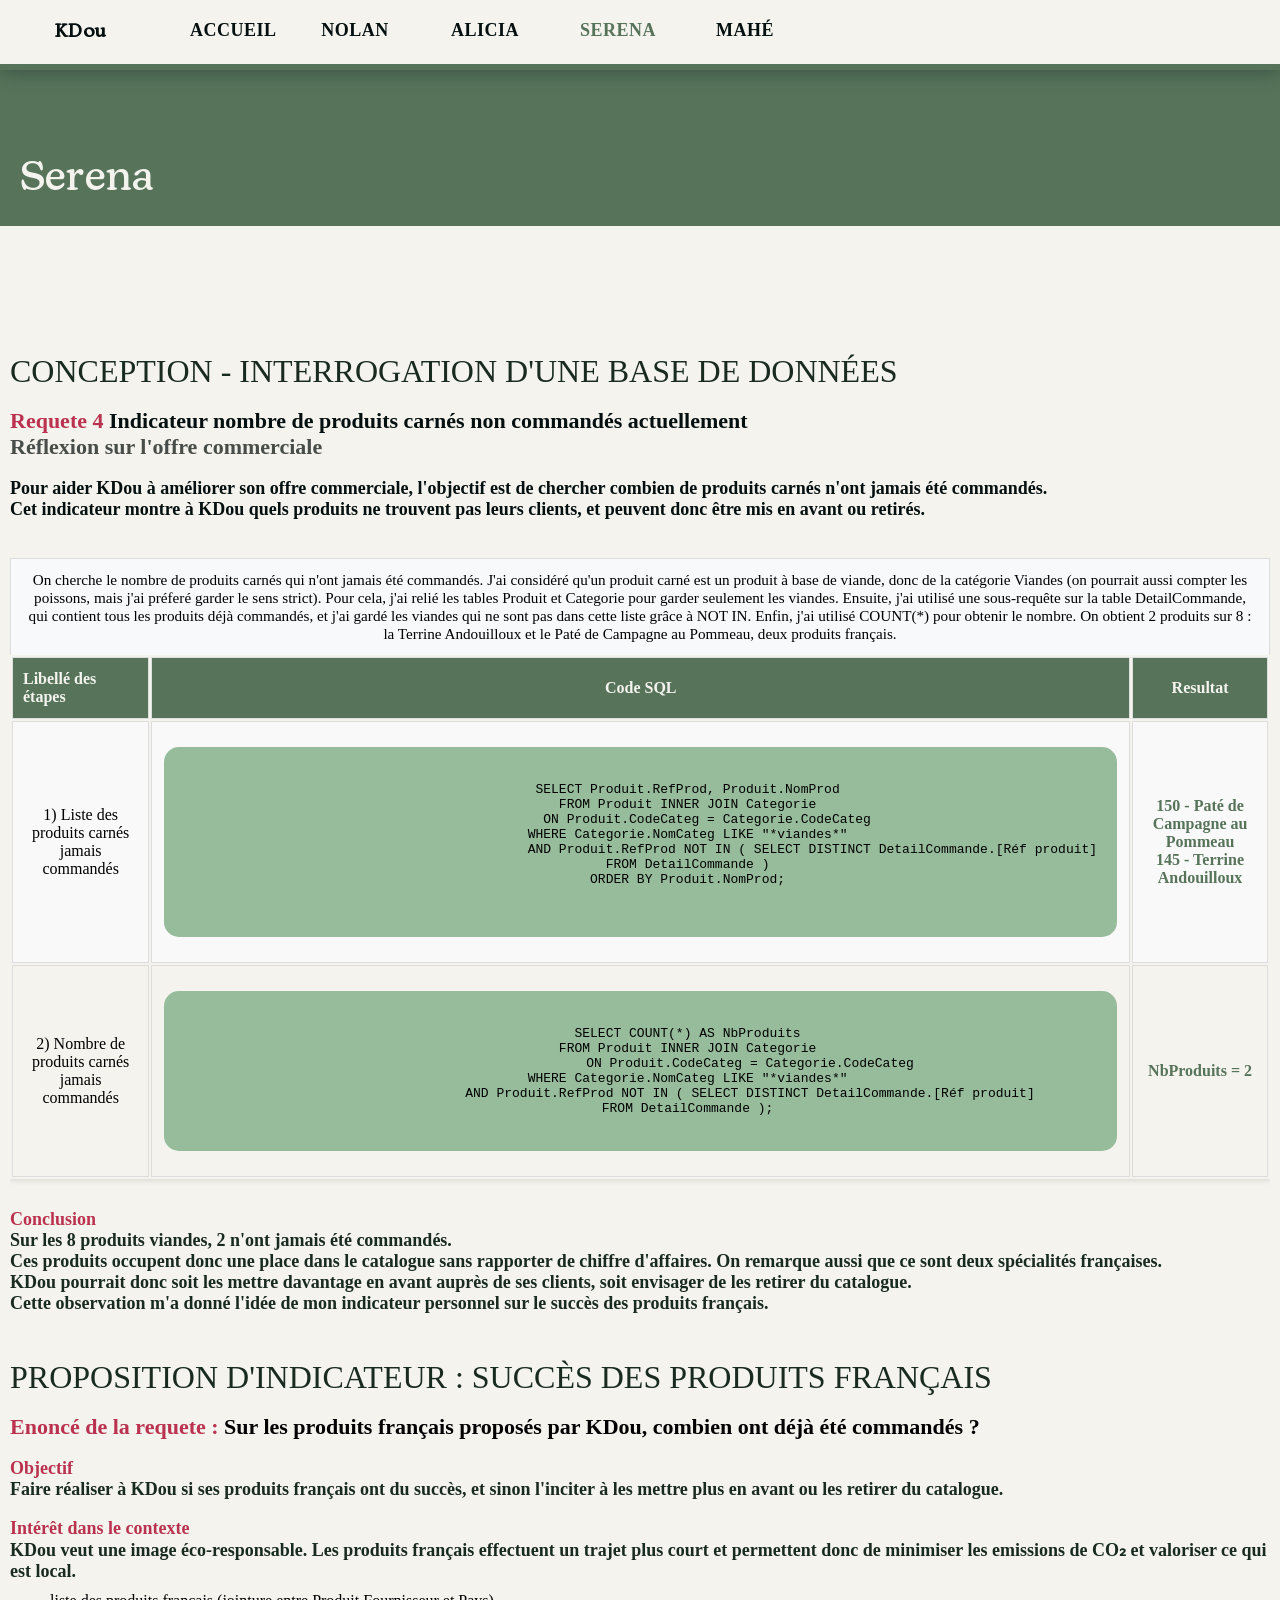
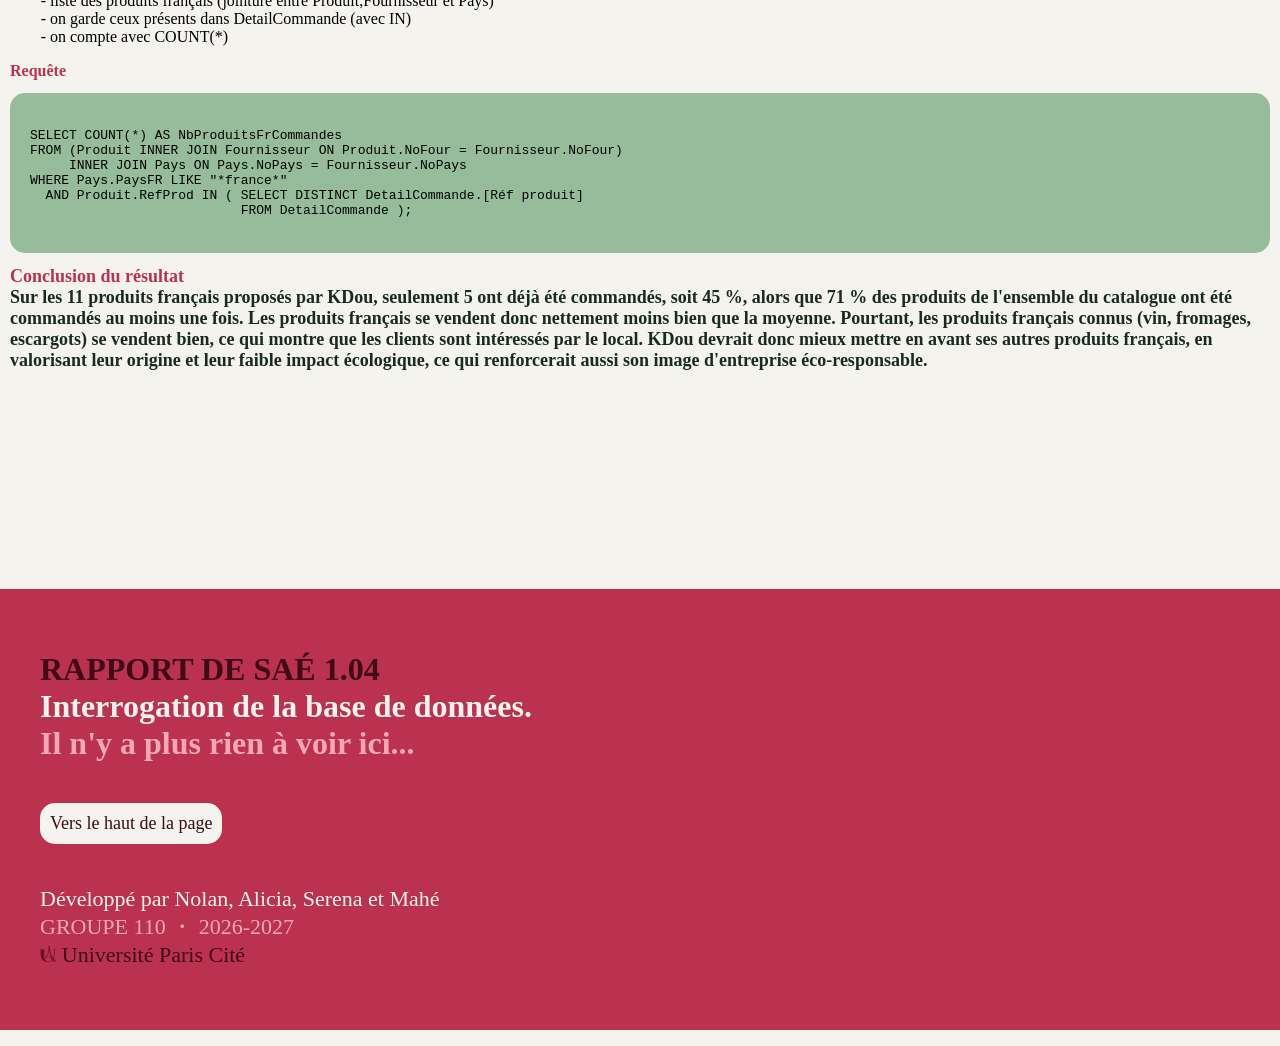
<file: equipe/serena.html>
<!DOCTYPE html>
<html lang="fr">
    <head>
        <meta charset="utf-8">
        <link rel="stylesheet" href="../style.css">
        <meta name="viewport" content="width=device-width, initial-scale=1.0">
        <link rel="preload" href="/assets/font/NewKansas-Medium.woff2" as="font" type="font/woff2" crossorigin>
        <link href="https://db.onlinewebfonts.com/c/2ea3b87b231d6d46708c756a0e04610e?family=GT+Pressura+Regular" rel="stylesheet">
        <link href="https://db.onlinewebfonts.com/c/fa6584b49f2dbb17b7483544bfa0b654?family=GT+Pressura+Pro+Bold" rel="stylesheet" type="text/css">
        <link href="https://db.onlinewebfonts.com/c/16842c927f8ef77adc29f7c5e27929ca?family=GT+Pressura+Light" rel="stylesheet" type="text/css">
        <title>Serena - Rapport SAÉ 1.04</title>
    </head>
    <body>
        <header id="header-serena">
            <nav>
                <ul>
                    <li id="logo">
                        <label for="toggle" id="icone-menu">⋯</label>KDou
                        <input type="checkbox" id="toggle">
                    </li>
                    <li><a href="https://nolangtny.github.io/nams-sae1-04/">Accueil</a></li>
                    <li><a href="/nams-sae1-04/equipe/nolan.html">Nolan</a></li>
                    <li><a href="/nams-sae1-04/equipe/alicia.html">Alicia</a></li>
                    <li><a href="/nams-sae1-04/equipe/serena.html">Serena</a></li>
                    <li><a href="/nams-sae1-04/equipe/mahe.html">Mahé</a></li>
                </ul>
            </nav>
            <h1 class="titre-equipe">Serena</h1>
        </header>
        <main>
            <section class="main-serena">
                <div>
                    <h1>Conception - Interrogation d'une base de données</h1>
                    <h2>
                        <strong> Requete 4</strong> <strong class="tab-bold">Indicateur nombre de produits carnés non commandés actuellement</strong><br>
                        <a class="texte-secondaire">Réflexion sur l'offre commerciale</a>
                    </h2>
                    <p>
                       <strong class="tab-bold"> Pour aider KDou à améliorer son offre commerciale, l'objectif est de chercher combien de produits carnés n'ont jamais été commandés.<br>
                           Cet indicateur montre à KDou quels produits ne trouvent pas leurs clients, et peuvent donc être mis en avant ou retirés.</strong><br>
                    </p>
                </div>
                <div>
                    <table class="etapes">
                    <caption> On cherche le nombre de produits carnés qui n'ont jamais été commandés.
                        J'ai considéré qu'un produit carné est un produit à base de viande, donc de la catégorie Viandes (on pourrait aussi compter les poissons, mais j'ai préferé garder le sens strict).
                        Pour cela, j'ai relié les tables Produit et Categorie pour garder seulement les viandes.
                        Ensuite, j'ai utilisé une sous-requête sur la table DetailCommande, qui contient tous les produits déjà commandés, et j'ai gardé les viandes qui ne sont pas dans cette liste grâce à NOT IN.
                        Enfin, j'ai utilisé COUNT(*) pour obtenir le nombre. On obtient 2 produits sur 8 : la Terrine Andouilloux et le Paté de Campagne au Pommeau, deux produits français.</caption>
                    <tr>
                        <th scope="col"> Libellé des étapes </th>
                        <th scope="col"> Code SQL </th>
                        <th scope="col"> Resultat </th>
                    </tr>
                    <tr>
                        <td>1) Liste des produits carnés jamais commandés</td>
                        <td>
                            <pre><code>
            SELECT Produit.RefProd, Produit.NomProd
            FROM Produit INNER JOIN Categorie
                 ON Produit.CodeCateg = Categorie.CodeCateg
            WHERE Categorie.NomCateg LIKE "*viandes*"
                                            AND Produit.RefProd NOT IN ( SELECT DISTINCT DetailCommande.[Réf produit]
            FROM DetailCommande )
            ORDER BY Produit.NomProd;
                                </code>
                            </pre>
                        </td>
                        <td> <strong> 150 - Paté de Campagne au Pommeau <br>
                   145 - Terrine Andouilloux </strong> </td>
                    </tr>
                    <tr>
                        <td> 2) Nombre de produits carnés jamais commandés </td>
                        <td>
                            <pre><code>
            SELECT COUNT(*) AS NbProduits
            FROM Produit INNER JOIN Categorie
                            ON Produit.CodeCateg = Categorie.CodeCateg
            WHERE Categorie.NomCateg LIKE "*viandes*"
                            AND Produit.RefProd NOT IN ( SELECT DISTINCT DetailCommande.[Réf produit]
            FROM DetailCommande );
                             </code></pre>
                        </td>
                        <td> <strong> NbProduits = 2 </strong></td>
                    </tr>
                </table>
                </div>
                <div>
                    <p> <strong> Conclusion</strong><br>
                        Sur les 8 produits viandes, 2 n'ont jamais été commandés.<br>
                        Ces produits occupent donc une place dans le catalogue sans rapporter de chiffre d'affaires.
                        On remarque aussi que ce sont deux spécialités françaises.<br>
                        KDou pourrait donc soit les mettre davantage en avant auprès de ses clients, soit envisager de les retirer du catalogue.<br>
                        Cette observation m'a donné l'idée de mon indicateur personnel sur le succès des produits français.<br>
                    </p>
                </div>
            </section>
            <section class="main-serena">
                <div>
                    <h1> Proposition d'indicateur : succès des produits français </h1>
                    <h2>
                        <strong> Enoncé de la requete : </strong> 
                        Sur les produits français proposés par KDou, combien ont déjà été commandés ?<br>
                    </h2>
                    <p> <strong> Objectif</strong><br>
                        Faire réaliser à KDou si ses produits français ont du succès, et sinon l'inciter à les mettre plus en avant ou les retirer du catalogue.
                    </p>
                    <p>
                        <strong> Intérêt dans le contexte</strong><br>
                        KDou veut une image éco-responsable. Les produits français effectuent un trajet plus court et permettent donc de minimiser les emissions de CO₂ et valoriser ce qui est local.
                    </p>
                    <ul>
                        <li> liste des produits français (jointure entre Produit,Fournisseur et Pays)</li>
                        <li> on garde ceux présents dans DetailCommande (avec IN)</li>
                        <li> on compte avec COUNT(*)</li>
                    </ul>
                    <strong> Requête</strong>
                    <pre><code>
SELECT COUNT(*) AS NbProduitsFrCommandes
FROM (Produit INNER JOIN Fournisseur ON Produit.NoFour = Fournisseur.NoFour)
     INNER JOIN Pays ON Pays.NoPays = Fournisseur.NoPays
WHERE Pays.PaysFR LIKE "*france*"
  AND Produit.RefProd IN ( SELECT DISTINCT DetailCommande.[Réf produit]
                           FROM DetailCommande );
                    </code></pre>
                    <p> <strong> Conclusion du résultat</strong><br>
                        Sur les 11 produits français proposés par KDou, seulement 5 ont déjà été commandés, soit 45 %, alors que 71 % des produits de l'ensemble du catalogue ont été commandés au moins une fois.
                        Les produits français se vendent donc nettement moins bien que la moyenne.
                        Pourtant, les produits français connus (vin, fromages, escargots) se vendent bien, ce qui montre que les clients sont intéressés par le local.
                        KDou devrait donc mieux mettre en avant ses autres produits français, en valorisant leur origine et leur faible impact écologique, ce qui renforcerait aussi son image d'entreprise éco-responsable.
                    </p>
                </div>
            </section>
        </main>
        <footer>
            <h1><strong>Rapport de SAÉ 1.04</strong><br>
                Interrogation de la base de données.<br>
                <a class="texte-secondaire">Il n'y a plus rien à voir ici...</a>
            </h1>
            <a class="bouton" href="#header-serena">
                Vers le haut de la page
            </a>
            <p>
                Développé par Nolan, Alicia, Serena et Mahé<br>
                <a class="texte-secondaire">GROUPE 110 ・ 2026-2027</a><br>
                <a id="texte-logo-uni"><img id="logo-uni" src="../assets/images/logo.png" alt="Logo de l'Université Paris Cité"> Université Paris Cité</a>                
            </p>
        </footer>
    </body>
</html>
</file>
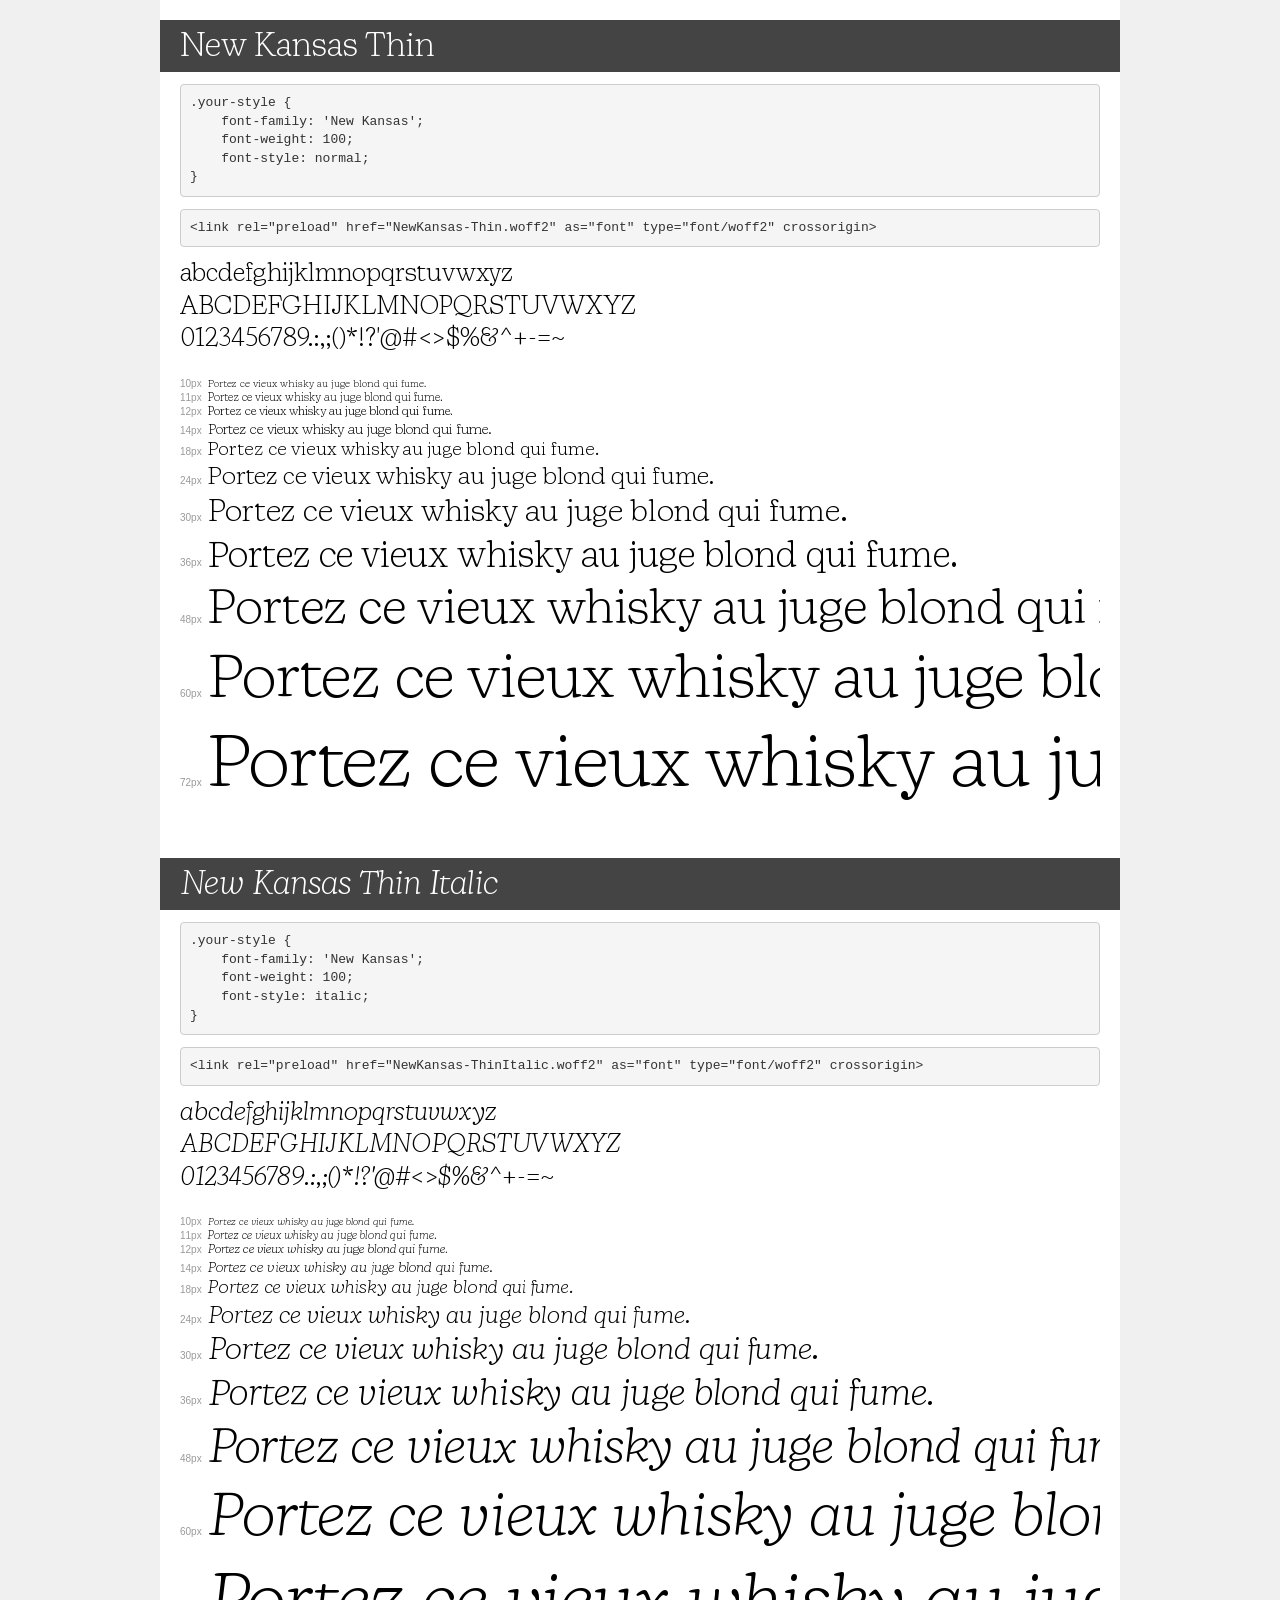
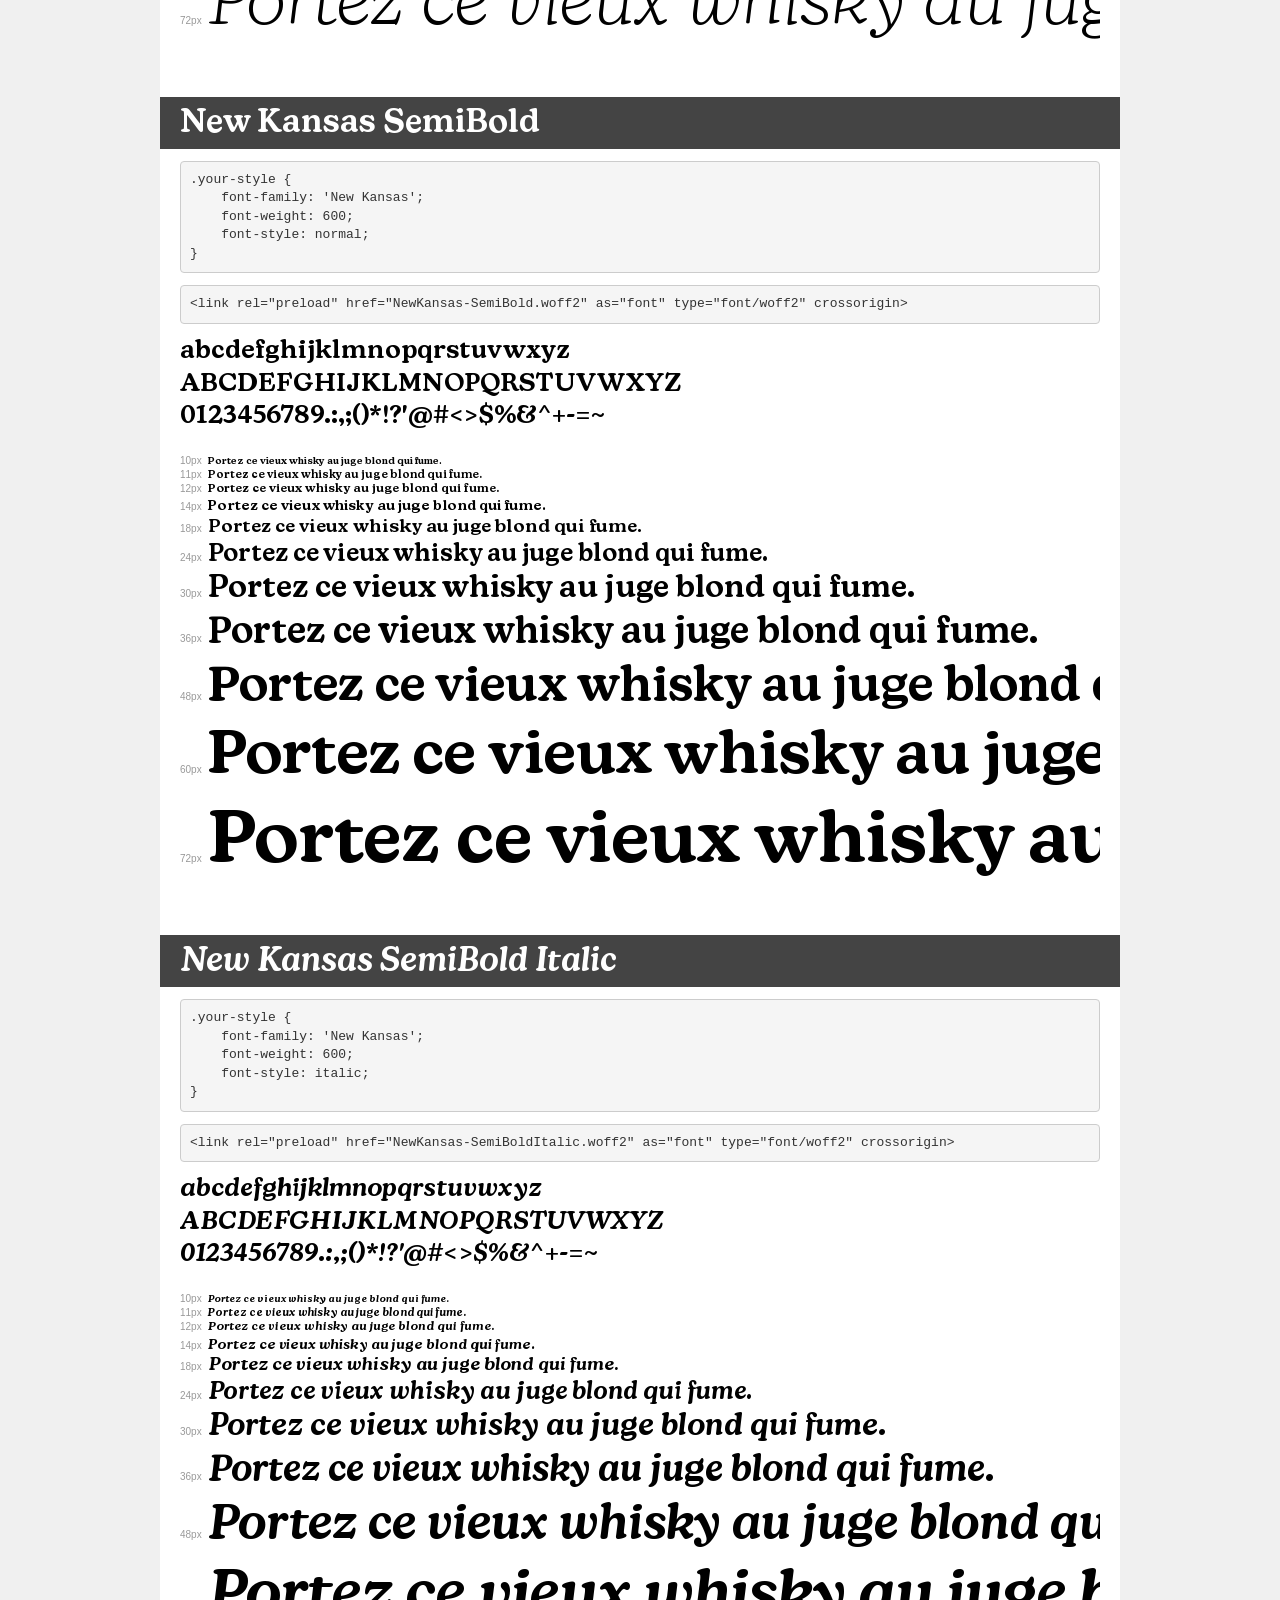
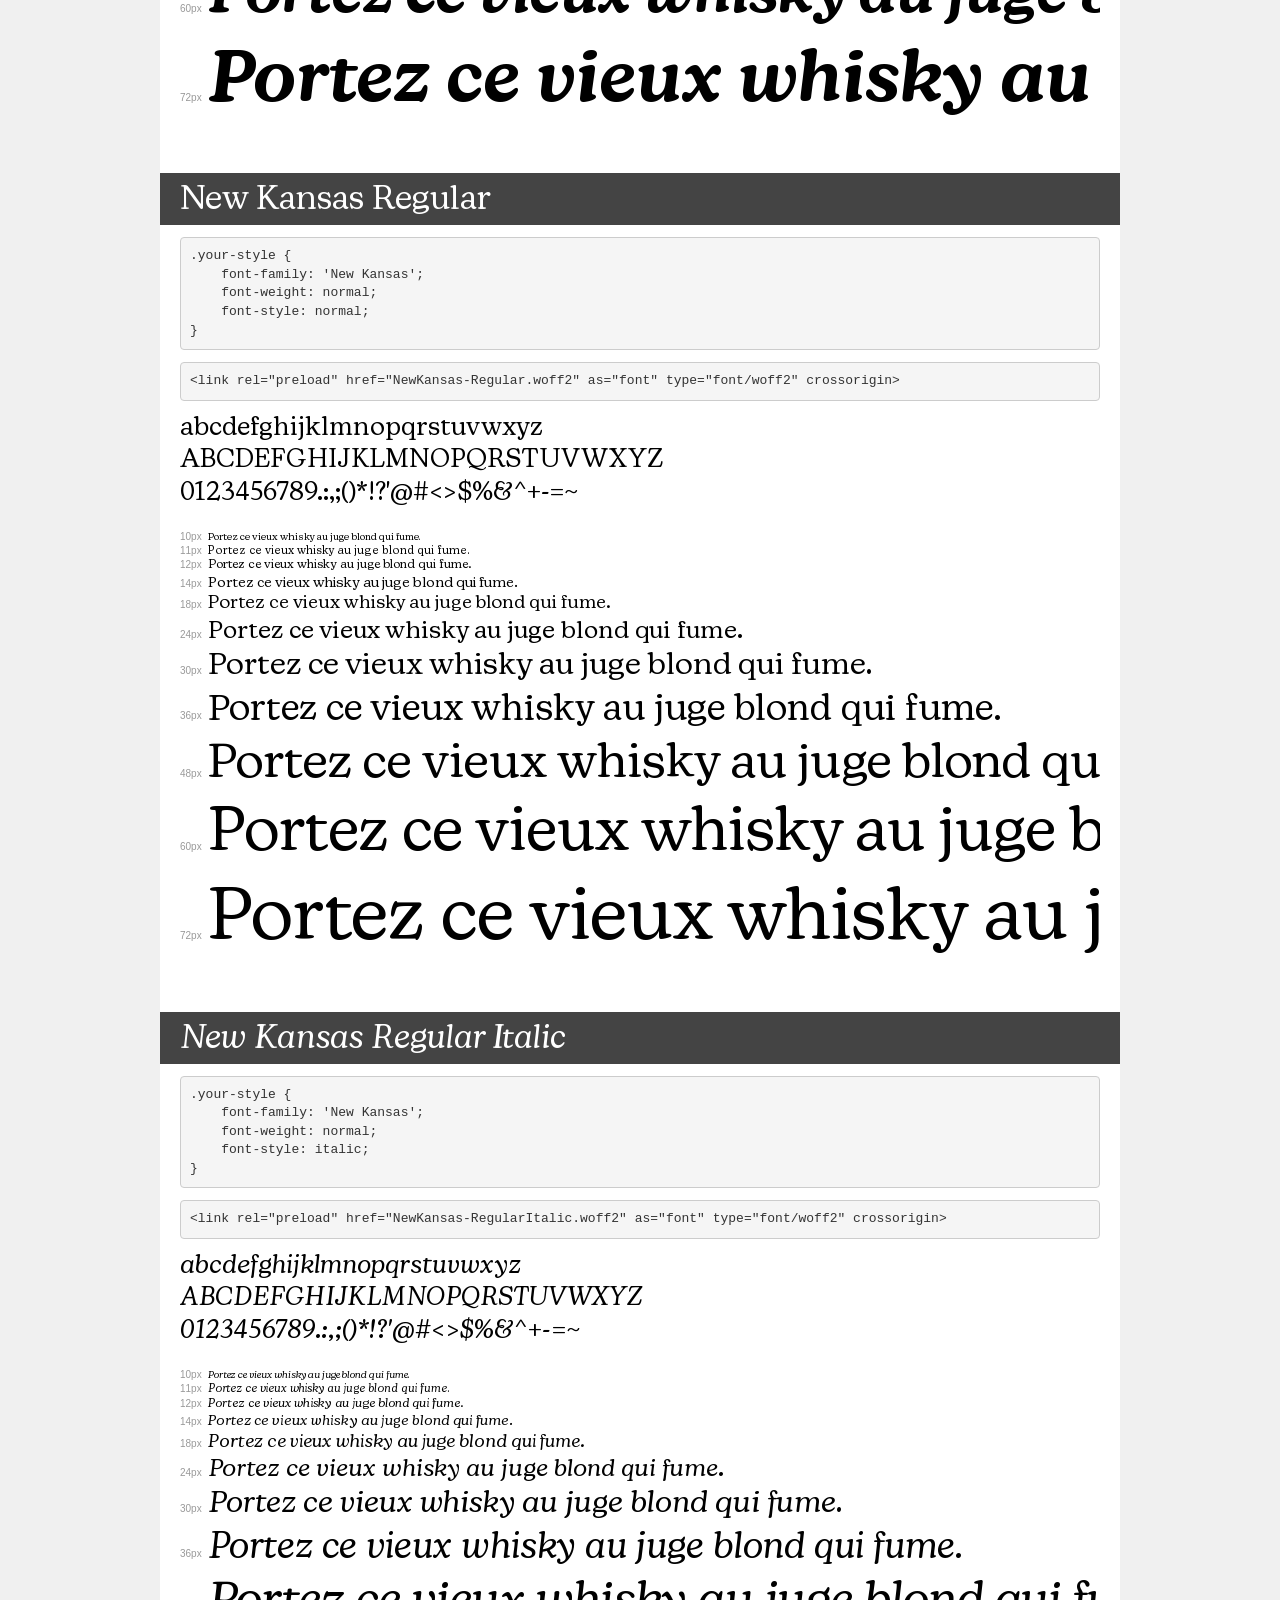
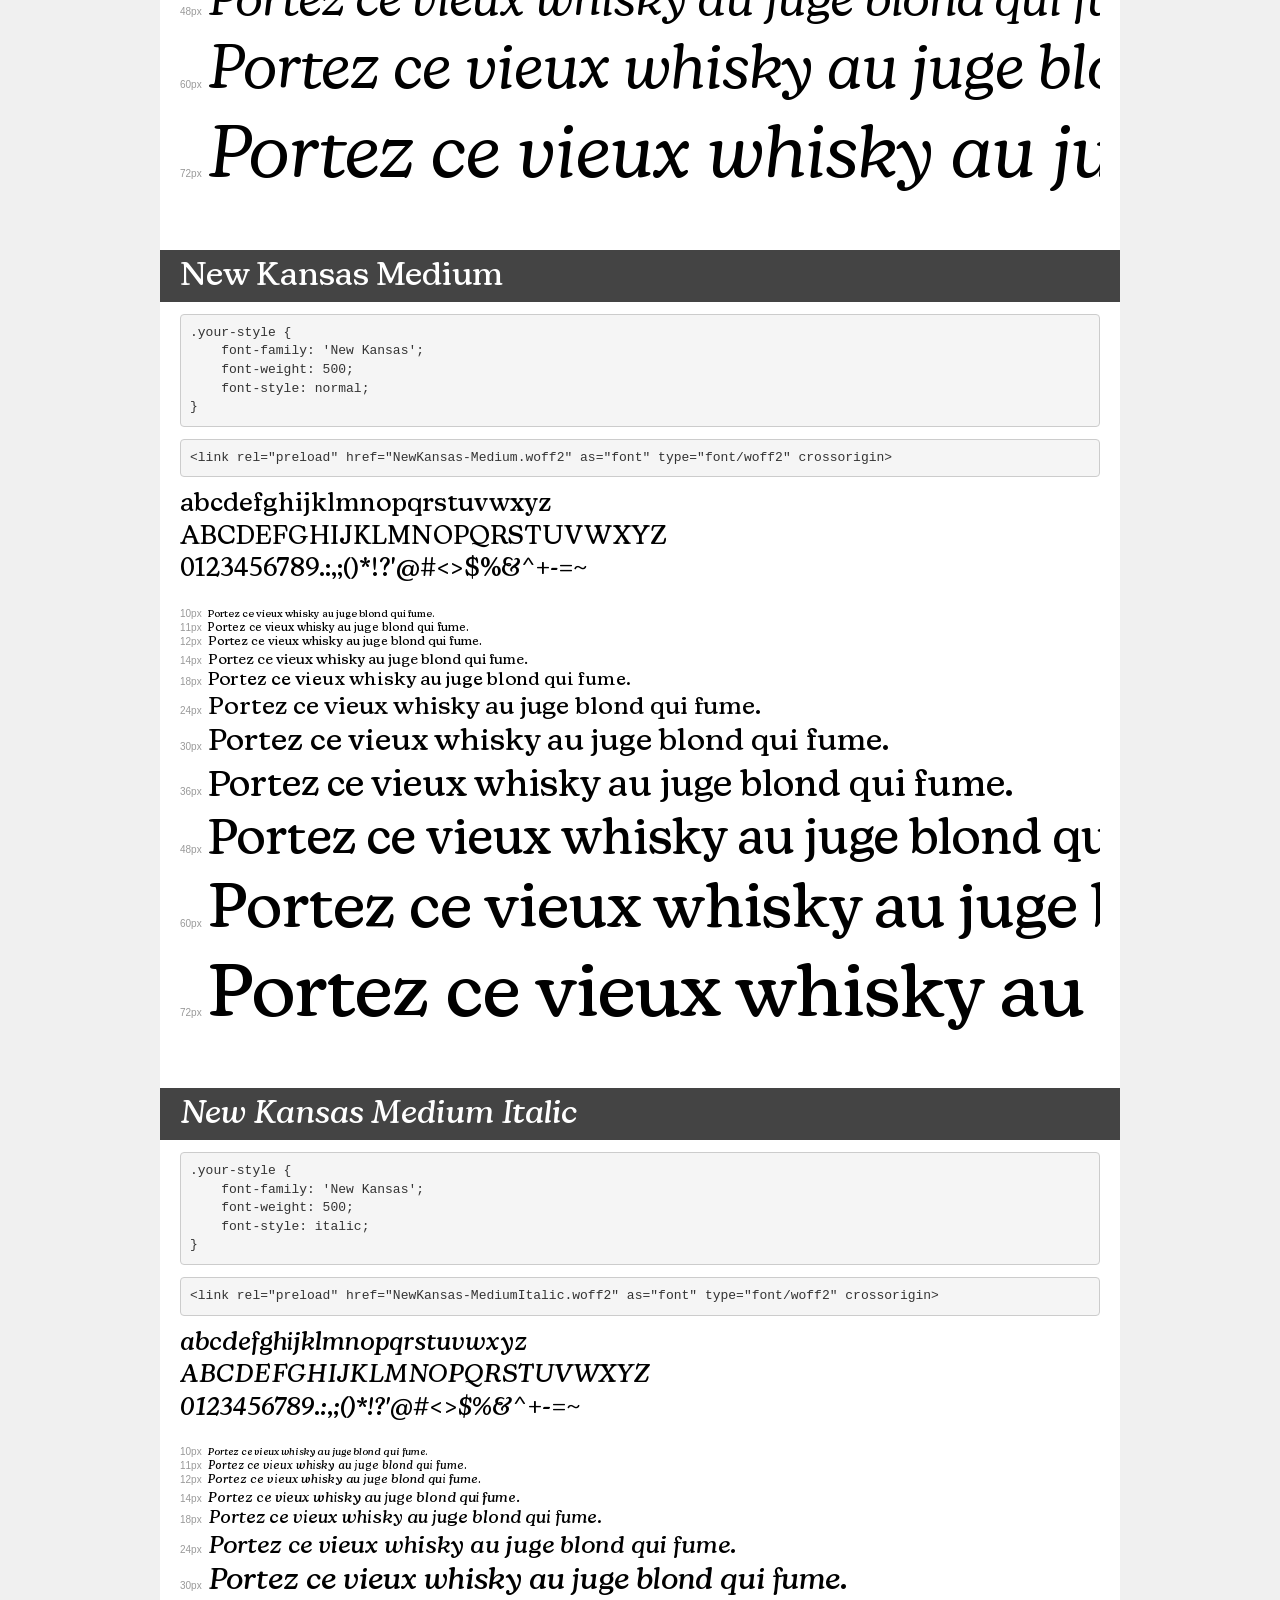
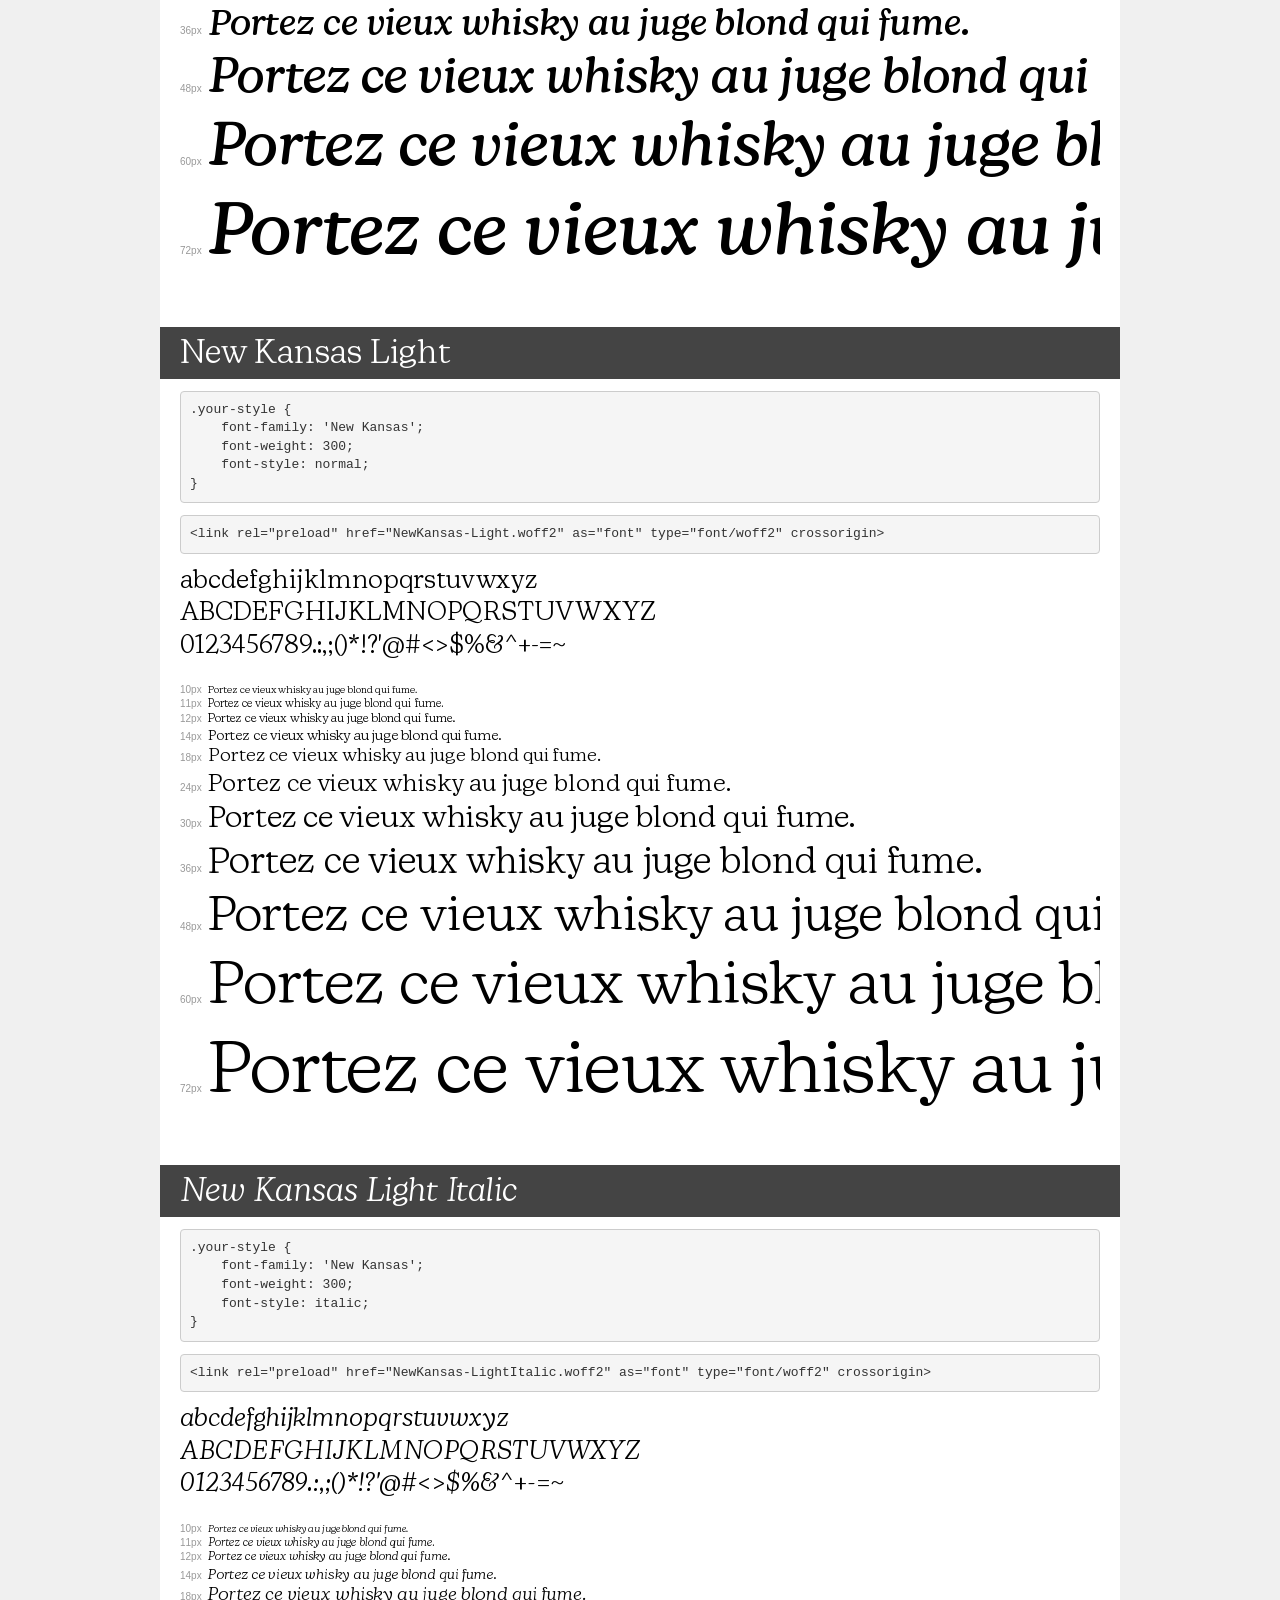
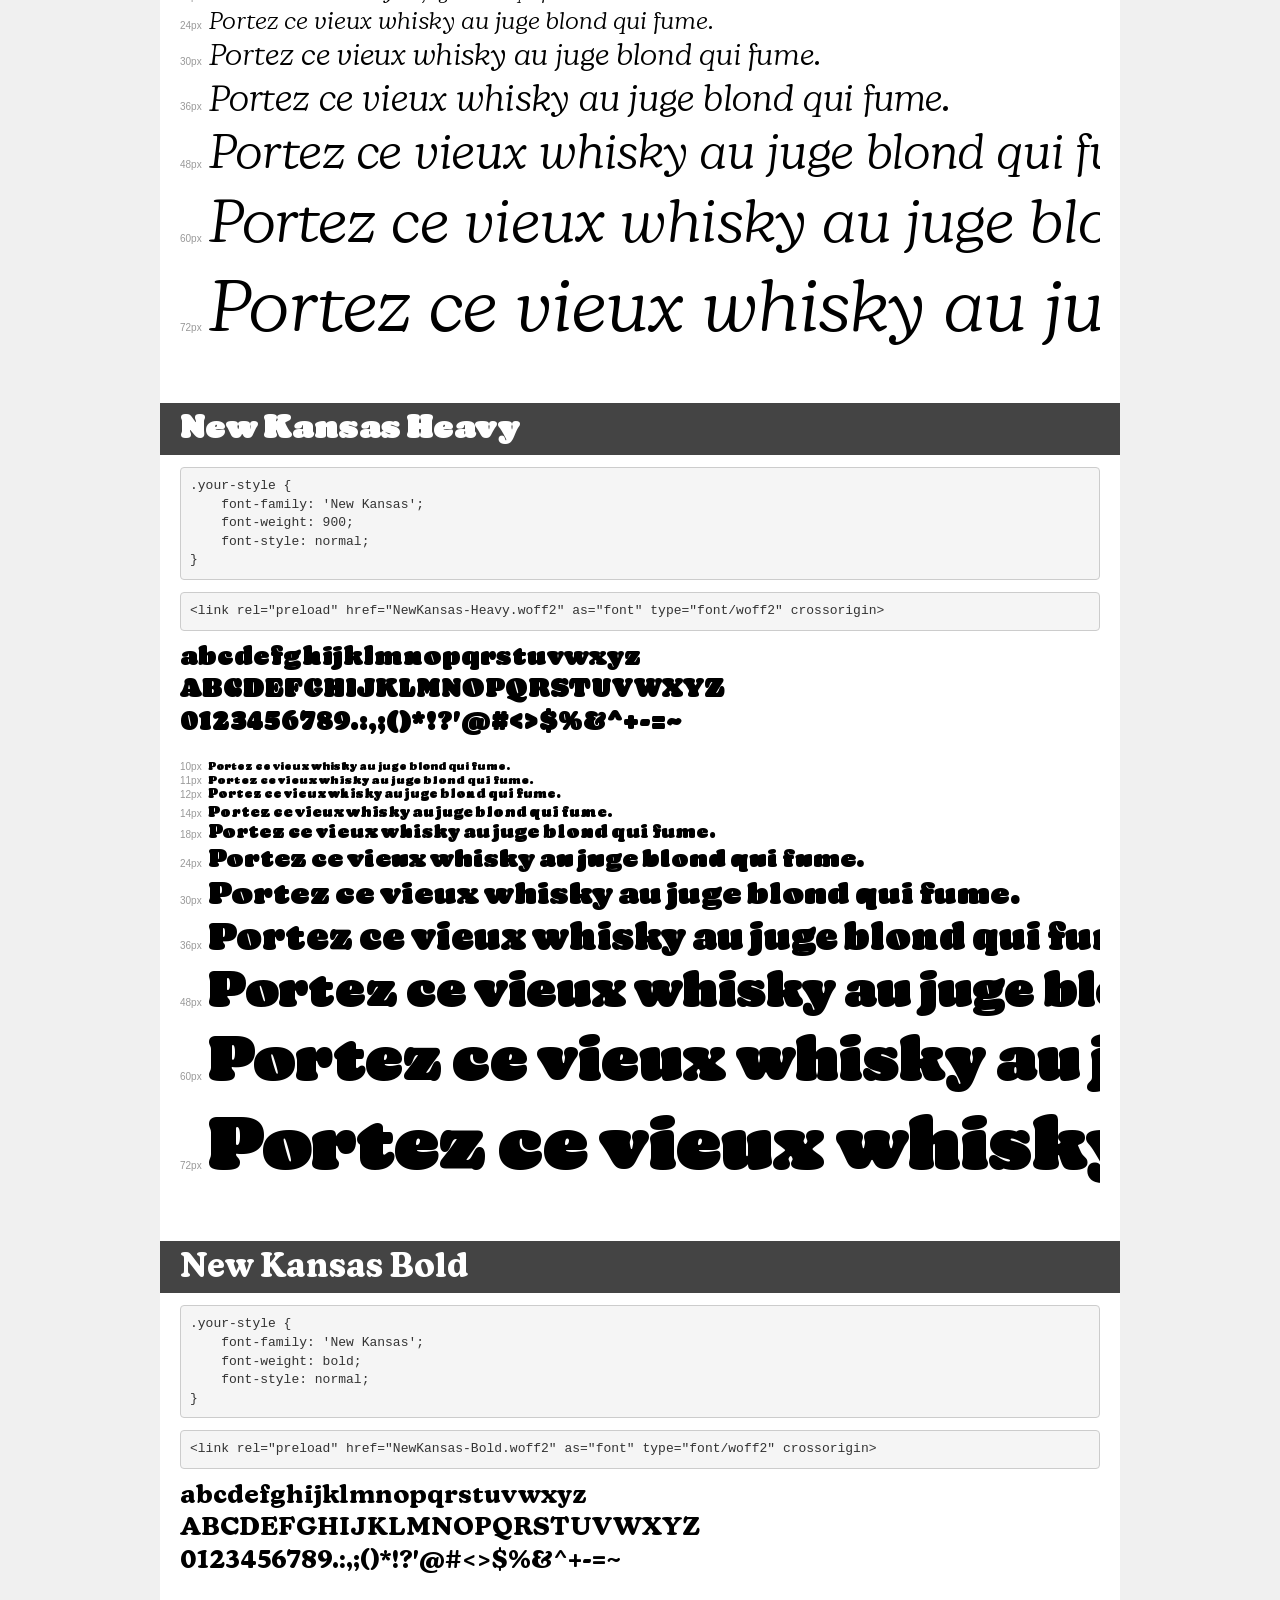
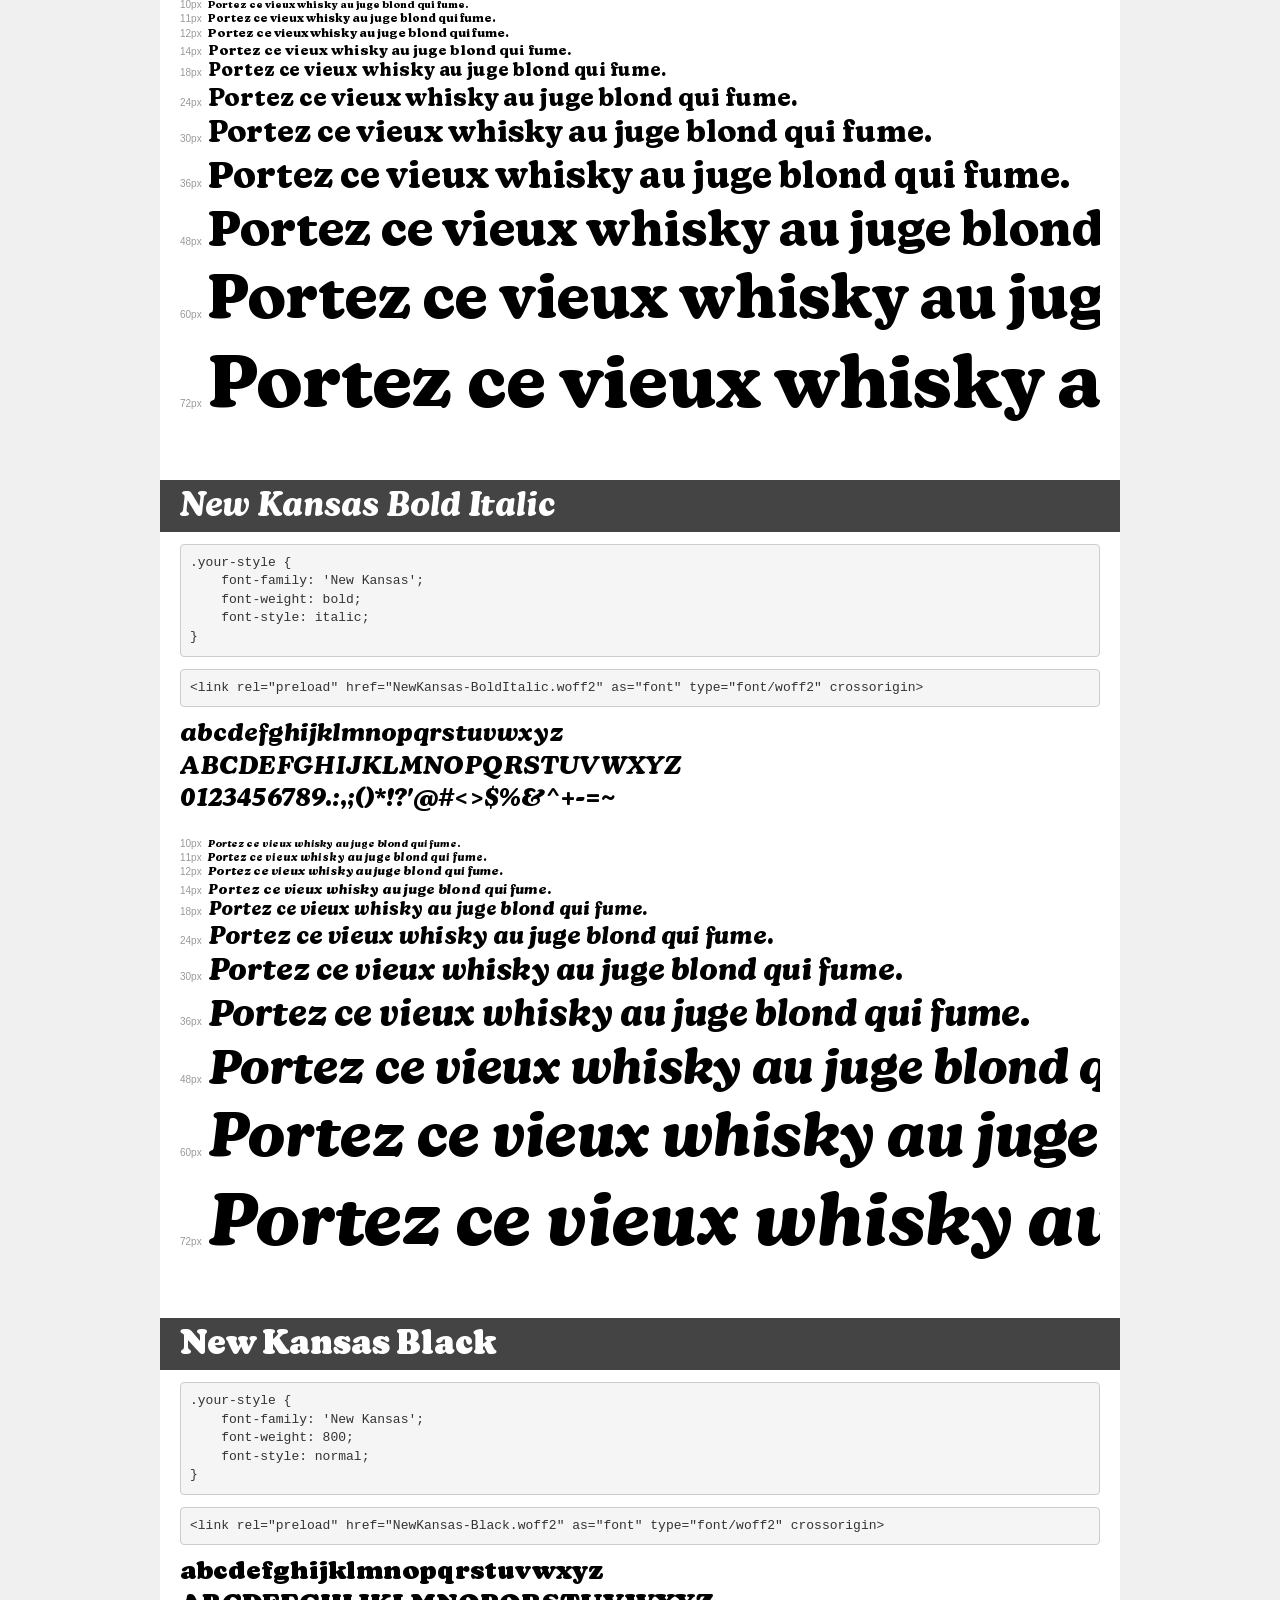
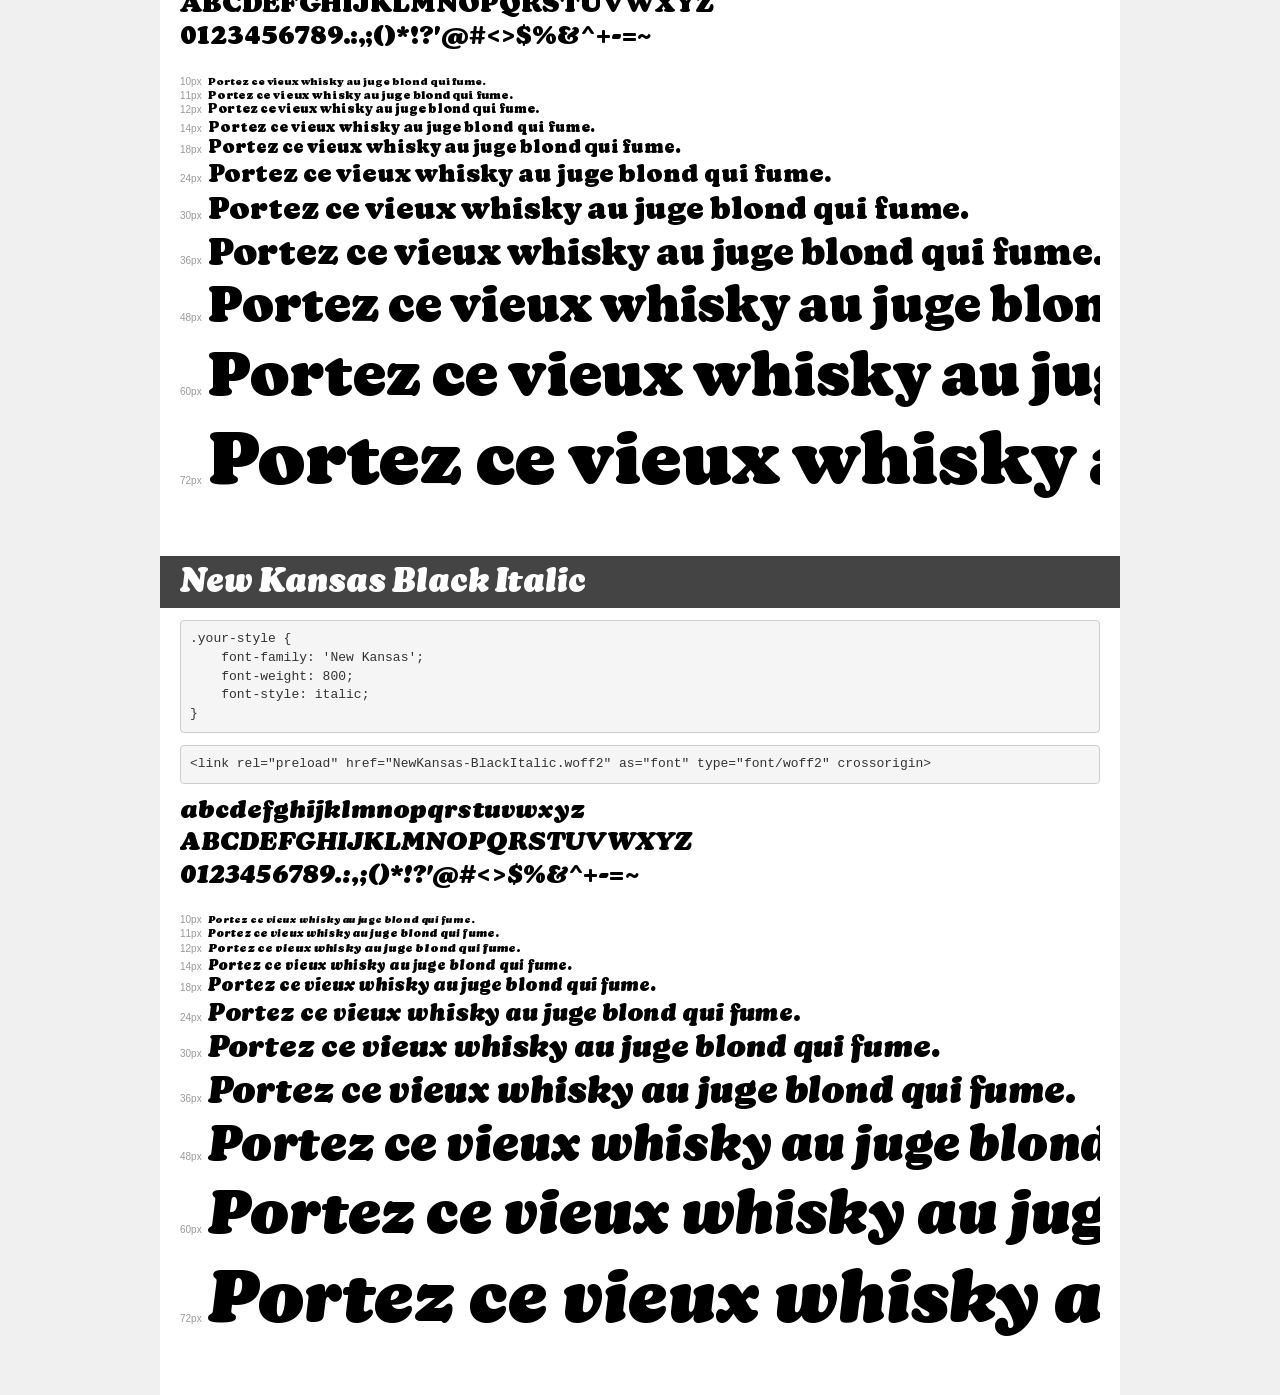
<file: assets/font/demo.html>
<!DOCTYPE html>
<html lang="en">
<head>
    <meta charset="utf-8">
    <meta http-equiv="X-UA-Compatible" content="IE=edge">
    <meta name="viewport" content="width=device-width, initial-scale=1">
    <meta name="robots" content="noindex, noarchive">
    <meta name="format-detection" content="telephone=no">
    <title>Transfonter demo</title>
    <link href="stylesheet.css" rel="stylesheet">
    <style>
        /*
        http://meyerweb.com/eric/tools/css/reset/
        v2.0 | 20110126
        License: none (public domain)
        */
        html, body, div, span, applet, object, iframe,
        h1, h2, h3, h4, h5, h6, p, blockquote, pre,
        a, abbr, acronym, address, big, cite, code,
        del, dfn, em, img, ins, kbd, q, s, samp,
        small, strike, strong, sub, sup, tt, var,
        b, u, i, center,
        dl, dt, dd, ol, ul, li,
        fieldset, form, label, legend,
        table, caption, tbody, tfoot, thead, tr, th, td,
        article, aside, canvas, details, embed,
        figure, figcaption, footer, header, hgroup,
        menu, nav, output, ruby, section, summary,
        time, mark, audio, video {
            margin: 0;
            padding: 0;
            border: 0;
            font-size: 100%;
            font: inherit;
            vertical-align: baseline;
        }
        /* HTML5 display-role reset for older browsers */
        article, aside, details, figcaption, figure,
        footer, header, hgroup, menu, nav, section {
            display: block;
        }
        body {
            line-height: 1;
        }
        ol, ul {
            list-style: none;
        }
        blockquote, q {
            quotes: none;
        }
        blockquote:before, blockquote:after,
        q:before, q:after {
            content: '';
            content: none;
        }
        table {
            border-collapse: collapse;
            border-spacing: 0;
        }
        /* demo styles */
        body {
            background: #f0f0f0;
            color: #000;
        }
        .page {
            background: #fff;
            width: 920px;
            margin: 0 auto;
            padding: 20px 20px 0 20px;
            overflow: hidden;
        }
        .font-container {
            overflow-x: auto;
            overflow-y: hidden;
            margin-bottom: 40px;
            line-height: 1.3;
            white-space: nowrap;
            padding-bottom: 5px;
        }
        h1 {
            position: relative;
            background: #444;
            font-size: 32px;
            color: #fff;
            padding: 10px 20px;
            margin: 0 -20px 12px -20px;
        }
        .letters {
            font-size: 25px;
            margin-bottom: 20px;
        }
        .s10:before {
            content: '10px';
        }
        .s11:before {
            content: '11px';
        }
        .s12:before {
            content: '12px';
        }
        .s14:before {
            content: '14px';
        }
        .s18:before {
            content: '18px';
        }
        .s24:before {
            content: '24px';
        }
        .s30:before {
            content: '30px';
        }
        .s36:before {
            content: '36px';
        }
        .s48:before {
            content: '48px';
        }
        .s60:before {
            content: '60px';
        }
        .s72:before {
            content: '72px';
        }
        .s10:before, .s11:before, .s12:before, .s14:before,
        .s18:before, .s24:before, .s30:before, .s36:before,
        .s48:before, .s60:before, .s72:before {
            font-family: Arial, sans-serif;
            font-size: 10px;
            font-weight: normal;
            font-style: normal;
            color: #999;
            padding-right: 6px;
        }
        pre {
            display: block;
            padding: 9px;
            margin: 0 0 12px;
            font-family: Monaco, Menlo, Consolas, "Courier New", monospace;
            font-size: 13px;
            line-height: 1.428571429;
            color: #333;
            font-weight: normal;
            font-style: normal;
            background-color: #f5f5f5;
            border: 1px solid #ccc;
            overflow-x: auto;
            border-radius: 4px;
        }
        /* responsive */
        @media (max-width: 959px) {
            .page {
                width: auto;
                margin: 0;
            }
        }
    </style>
</head>
<body>
<div class="page">
    <div class="demo">
        <h1 style="font-family: 'New Kansas'; font-weight: 100; font-style: normal;">New Kansas Thin</h1>
        <pre title="Usage">.your-style {
    font-family: 'New Kansas';
    font-weight: 100;
    font-style: normal;
}</pre>
        <pre title="Preload (optional)">
&lt;link rel=&quot;preload&quot; href=&quot;NewKansas-Thin.woff2&quot; as=&quot;font&quot; type=&quot;font/woff2&quot; crossorigin&gt;</pre>
        <div class="font-container" style="font-family: 'New Kansas'; font-weight: 100; font-style: normal;">
            <p class="letters">
                abcdefghijklmnopqrstuvwxyz<br>
ABCDEFGHIJKLMNOPQRSTUVWXYZ<br>
                0123456789.:,;()*!?'@#&lt;&gt;$%&^+-=~
            </p>
            <p class="s10" style="font-size: 10px;">Portez ce vieux whisky au juge blond qui fume.</p>
            <p class="s11" style="font-size: 11px;">Portez ce vieux whisky au juge blond qui fume.</p>
            <p class="s12" style="font-size: 12px;">Portez ce vieux whisky au juge blond qui fume.</p>
            <p class="s14" style="font-size: 14px;">Portez ce vieux whisky au juge blond qui fume.</p>
            <p class="s18" style="font-size: 18px;">Portez ce vieux whisky au juge blond qui fume.</p>
            <p class="s24" style="font-size: 24px;">Portez ce vieux whisky au juge blond qui fume.</p>
            <p class="s30" style="font-size: 30px;">Portez ce vieux whisky au juge blond qui fume.</p>
            <p class="s36" style="font-size: 36px;">Portez ce vieux whisky au juge blond qui fume.</p>
            <p class="s48" style="font-size: 48px;">Portez ce vieux whisky au juge blond qui fume.</p>
            <p class="s60" style="font-size: 60px;">Portez ce vieux whisky au juge blond qui fume.</p>
            <p class="s72" style="font-size: 72px;">Portez ce vieux whisky au juge blond qui fume.</p>
        </div>
    </div>

    <div class="demo">
        <h1 style="font-family: 'New Kansas'; font-weight: 100; font-style: italic;">New Kansas Thin Italic</h1>
        <pre title="Usage">.your-style {
    font-family: 'New Kansas';
    font-weight: 100;
    font-style: italic;
}</pre>
        <pre title="Preload (optional)">
&lt;link rel=&quot;preload&quot; href=&quot;NewKansas-ThinItalic.woff2&quot; as=&quot;font&quot; type=&quot;font/woff2&quot; crossorigin&gt;</pre>
        <div class="font-container" style="font-family: 'New Kansas'; font-weight: 100; font-style: italic;">
            <p class="letters">
                abcdefghijklmnopqrstuvwxyz<br>
ABCDEFGHIJKLMNOPQRSTUVWXYZ<br>
                0123456789.:,;()*!?'@#&lt;&gt;$%&^+-=~
            </p>
            <p class="s10" style="font-size: 10px;">Portez ce vieux whisky au juge blond qui fume.</p>
            <p class="s11" style="font-size: 11px;">Portez ce vieux whisky au juge blond qui fume.</p>
            <p class="s12" style="font-size: 12px;">Portez ce vieux whisky au juge blond qui fume.</p>
            <p class="s14" style="font-size: 14px;">Portez ce vieux whisky au juge blond qui fume.</p>
            <p class="s18" style="font-size: 18px;">Portez ce vieux whisky au juge blond qui fume.</p>
            <p class="s24" style="font-size: 24px;">Portez ce vieux whisky au juge blond qui fume.</p>
            <p class="s30" style="font-size: 30px;">Portez ce vieux whisky au juge blond qui fume.</p>
            <p class="s36" style="font-size: 36px;">Portez ce vieux whisky au juge blond qui fume.</p>
            <p class="s48" style="font-size: 48px;">Portez ce vieux whisky au juge blond qui fume.</p>
            <p class="s60" style="font-size: 60px;">Portez ce vieux whisky au juge blond qui fume.</p>
            <p class="s72" style="font-size: 72px;">Portez ce vieux whisky au juge blond qui fume.</p>
        </div>
    </div>

    <div class="demo">
        <h1 style="font-family: 'New Kansas'; font-weight: 600; font-style: normal;">New Kansas SemiBold</h1>
        <pre title="Usage">.your-style {
    font-family: 'New Kansas';
    font-weight: 600;
    font-style: normal;
}</pre>
        <pre title="Preload (optional)">
&lt;link rel=&quot;preload&quot; href=&quot;NewKansas-SemiBold.woff2&quot; as=&quot;font&quot; type=&quot;font/woff2&quot; crossorigin&gt;</pre>
        <div class="font-container" style="font-family: 'New Kansas'; font-weight: 600; font-style: normal;">
            <p class="letters">
                abcdefghijklmnopqrstuvwxyz<br>
ABCDEFGHIJKLMNOPQRSTUVWXYZ<br>
                0123456789.:,;()*!?'@#&lt;&gt;$%&^+-=~
            </p>
            <p class="s10" style="font-size: 10px;">Portez ce vieux whisky au juge blond qui fume.</p>
            <p class="s11" style="font-size: 11px;">Portez ce vieux whisky au juge blond qui fume.</p>
            <p class="s12" style="font-size: 12px;">Portez ce vieux whisky au juge blond qui fume.</p>
            <p class="s14" style="font-size: 14px;">Portez ce vieux whisky au juge blond qui fume.</p>
            <p class="s18" style="font-size: 18px;">Portez ce vieux whisky au juge blond qui fume.</p>
            <p class="s24" style="font-size: 24px;">Portez ce vieux whisky au juge blond qui fume.</p>
            <p class="s30" style="font-size: 30px;">Portez ce vieux whisky au juge blond qui fume.</p>
            <p class="s36" style="font-size: 36px;">Portez ce vieux whisky au juge blond qui fume.</p>
            <p class="s48" style="font-size: 48px;">Portez ce vieux whisky au juge blond qui fume.</p>
            <p class="s60" style="font-size: 60px;">Portez ce vieux whisky au juge blond qui fume.</p>
            <p class="s72" style="font-size: 72px;">Portez ce vieux whisky au juge blond qui fume.</p>
        </div>
    </div>

    <div class="demo">
        <h1 style="font-family: 'New Kansas'; font-weight: 600; font-style: italic;">New Kansas SemiBold Italic</h1>
        <pre title="Usage">.your-style {
    font-family: 'New Kansas';
    font-weight: 600;
    font-style: italic;
}</pre>
        <pre title="Preload (optional)">
&lt;link rel=&quot;preload&quot; href=&quot;NewKansas-SemiBoldItalic.woff2&quot; as=&quot;font&quot; type=&quot;font/woff2&quot; crossorigin&gt;</pre>
        <div class="font-container" style="font-family: 'New Kansas'; font-weight: 600; font-style: italic;">
            <p class="letters">
                abcdefghijklmnopqrstuvwxyz<br>
ABCDEFGHIJKLMNOPQRSTUVWXYZ<br>
                0123456789.:,;()*!?'@#&lt;&gt;$%&^+-=~
            </p>
            <p class="s10" style="font-size: 10px;">Portez ce vieux whisky au juge blond qui fume.</p>
            <p class="s11" style="font-size: 11px;">Portez ce vieux whisky au juge blond qui fume.</p>
            <p class="s12" style="font-size: 12px;">Portez ce vieux whisky au juge blond qui fume.</p>
            <p class="s14" style="font-size: 14px;">Portez ce vieux whisky au juge blond qui fume.</p>
            <p class="s18" style="font-size: 18px;">Portez ce vieux whisky au juge blond qui fume.</p>
            <p class="s24" style="font-size: 24px;">Portez ce vieux whisky au juge blond qui fume.</p>
            <p class="s30" style="font-size: 30px;">Portez ce vieux whisky au juge blond qui fume.</p>
            <p class="s36" style="font-size: 36px;">Portez ce vieux whisky au juge blond qui fume.</p>
            <p class="s48" style="font-size: 48px;">Portez ce vieux whisky au juge blond qui fume.</p>
            <p class="s60" style="font-size: 60px;">Portez ce vieux whisky au juge blond qui fume.</p>
            <p class="s72" style="font-size: 72px;">Portez ce vieux whisky au juge blond qui fume.</p>
        </div>
    </div>

    <div class="demo">
        <h1 style="font-family: 'New Kansas'; font-weight: normal; font-style: normal;">New Kansas Regular</h1>
        <pre title="Usage">.your-style {
    font-family: 'New Kansas';
    font-weight: normal;
    font-style: normal;
}</pre>
        <pre title="Preload (optional)">
&lt;link rel=&quot;preload&quot; href=&quot;NewKansas-Regular.woff2&quot; as=&quot;font&quot; type=&quot;font/woff2&quot; crossorigin&gt;</pre>
        <div class="font-container" style="font-family: 'New Kansas'; font-weight: normal; font-style: normal;">
            <p class="letters">
                abcdefghijklmnopqrstuvwxyz<br>
ABCDEFGHIJKLMNOPQRSTUVWXYZ<br>
                0123456789.:,;()*!?'@#&lt;&gt;$%&^+-=~
            </p>
            <p class="s10" style="font-size: 10px;">Portez ce vieux whisky au juge blond qui fume.</p>
            <p class="s11" style="font-size: 11px;">Portez ce vieux whisky au juge blond qui fume.</p>
            <p class="s12" style="font-size: 12px;">Portez ce vieux whisky au juge blond qui fume.</p>
            <p class="s14" style="font-size: 14px;">Portez ce vieux whisky au juge blond qui fume.</p>
            <p class="s18" style="font-size: 18px;">Portez ce vieux whisky au juge blond qui fume.</p>
            <p class="s24" style="font-size: 24px;">Portez ce vieux whisky au juge blond qui fume.</p>
            <p class="s30" style="font-size: 30px;">Portez ce vieux whisky au juge blond qui fume.</p>
            <p class="s36" style="font-size: 36px;">Portez ce vieux whisky au juge blond qui fume.</p>
            <p class="s48" style="font-size: 48px;">Portez ce vieux whisky au juge blond qui fume.</p>
            <p class="s60" style="font-size: 60px;">Portez ce vieux whisky au juge blond qui fume.</p>
            <p class="s72" style="font-size: 72px;">Portez ce vieux whisky au juge blond qui fume.</p>
        </div>
    </div>

    <div class="demo">
        <h1 style="font-family: 'New Kansas'; font-weight: normal; font-style: italic;">New Kansas Regular Italic</h1>
        <pre title="Usage">.your-style {
    font-family: 'New Kansas';
    font-weight: normal;
    font-style: italic;
}</pre>
        <pre title="Preload (optional)">
&lt;link rel=&quot;preload&quot; href=&quot;NewKansas-RegularItalic.woff2&quot; as=&quot;font&quot; type=&quot;font/woff2&quot; crossorigin&gt;</pre>
        <div class="font-container" style="font-family: 'New Kansas'; font-weight: normal; font-style: italic;">
            <p class="letters">
                abcdefghijklmnopqrstuvwxyz<br>
ABCDEFGHIJKLMNOPQRSTUVWXYZ<br>
                0123456789.:,;()*!?'@#&lt;&gt;$%&^+-=~
            </p>
            <p class="s10" style="font-size: 10px;">Portez ce vieux whisky au juge blond qui fume.</p>
            <p class="s11" style="font-size: 11px;">Portez ce vieux whisky au juge blond qui fume.</p>
            <p class="s12" style="font-size: 12px;">Portez ce vieux whisky au juge blond qui fume.</p>
            <p class="s14" style="font-size: 14px;">Portez ce vieux whisky au juge blond qui fume.</p>
            <p class="s18" style="font-size: 18px;">Portez ce vieux whisky au juge blond qui fume.</p>
            <p class="s24" style="font-size: 24px;">Portez ce vieux whisky au juge blond qui fume.</p>
            <p class="s30" style="font-size: 30px;">Portez ce vieux whisky au juge blond qui fume.</p>
            <p class="s36" style="font-size: 36px;">Portez ce vieux whisky au juge blond qui fume.</p>
            <p class="s48" style="font-size: 48px;">Portez ce vieux whisky au juge blond qui fume.</p>
            <p class="s60" style="font-size: 60px;">Portez ce vieux whisky au juge blond qui fume.</p>
            <p class="s72" style="font-size: 72px;">Portez ce vieux whisky au juge blond qui fume.</p>
        </div>
    </div>

    <div class="demo">
        <h1 style="font-family: 'New Kansas'; font-weight: 500; font-style: normal;">New Kansas Medium</h1>
        <pre title="Usage">.your-style {
    font-family: 'New Kansas';
    font-weight: 500;
    font-style: normal;
}</pre>
        <pre title="Preload (optional)">
&lt;link rel=&quot;preload&quot; href=&quot;NewKansas-Medium.woff2&quot; as=&quot;font&quot; type=&quot;font/woff2&quot; crossorigin&gt;</pre>
        <div class="font-container" style="font-family: 'New Kansas'; font-weight: 500; font-style: normal;">
            <p class="letters">
                abcdefghijklmnopqrstuvwxyz<br>
ABCDEFGHIJKLMNOPQRSTUVWXYZ<br>
                0123456789.:,;()*!?'@#&lt;&gt;$%&^+-=~
            </p>
            <p class="s10" style="font-size: 10px;">Portez ce vieux whisky au juge blond qui fume.</p>
            <p class="s11" style="font-size: 11px;">Portez ce vieux whisky au juge blond qui fume.</p>
            <p class="s12" style="font-size: 12px;">Portez ce vieux whisky au juge blond qui fume.</p>
            <p class="s14" style="font-size: 14px;">Portez ce vieux whisky au juge blond qui fume.</p>
            <p class="s18" style="font-size: 18px;">Portez ce vieux whisky au juge blond qui fume.</p>
            <p class="s24" style="font-size: 24px;">Portez ce vieux whisky au juge blond qui fume.</p>
            <p class="s30" style="font-size: 30px;">Portez ce vieux whisky au juge blond qui fume.</p>
            <p class="s36" style="font-size: 36px;">Portez ce vieux whisky au juge blond qui fume.</p>
            <p class="s48" style="font-size: 48px;">Portez ce vieux whisky au juge blond qui fume.</p>
            <p class="s60" style="font-size: 60px;">Portez ce vieux whisky au juge blond qui fume.</p>
            <p class="s72" style="font-size: 72px;">Portez ce vieux whisky au juge blond qui fume.</p>
        </div>
    </div>

    <div class="demo">
        <h1 style="font-family: 'New Kansas'; font-weight: 500; font-style: italic;">New Kansas Medium Italic</h1>
        <pre title="Usage">.your-style {
    font-family: 'New Kansas';
    font-weight: 500;
    font-style: italic;
}</pre>
        <pre title="Preload (optional)">
&lt;link rel=&quot;preload&quot; href=&quot;NewKansas-MediumItalic.woff2&quot; as=&quot;font&quot; type=&quot;font/woff2&quot; crossorigin&gt;</pre>
        <div class="font-container" style="font-family: 'New Kansas'; font-weight: 500; font-style: italic;">
            <p class="letters">
                abcdefghijklmnopqrstuvwxyz<br>
ABCDEFGHIJKLMNOPQRSTUVWXYZ<br>
                0123456789.:,;()*!?'@#&lt;&gt;$%&^+-=~
            </p>
            <p class="s10" style="font-size: 10px;">Portez ce vieux whisky au juge blond qui fume.</p>
            <p class="s11" style="font-size: 11px;">Portez ce vieux whisky au juge blond qui fume.</p>
            <p class="s12" style="font-size: 12px;">Portez ce vieux whisky au juge blond qui fume.</p>
            <p class="s14" style="font-size: 14px;">Portez ce vieux whisky au juge blond qui fume.</p>
            <p class="s18" style="font-size: 18px;">Portez ce vieux whisky au juge blond qui fume.</p>
            <p class="s24" style="font-size: 24px;">Portez ce vieux whisky au juge blond qui fume.</p>
            <p class="s30" style="font-size: 30px;">Portez ce vieux whisky au juge blond qui fume.</p>
            <p class="s36" style="font-size: 36px;">Portez ce vieux whisky au juge blond qui fume.</p>
            <p class="s48" style="font-size: 48px;">Portez ce vieux whisky au juge blond qui fume.</p>
            <p class="s60" style="font-size: 60px;">Portez ce vieux whisky au juge blond qui fume.</p>
            <p class="s72" style="font-size: 72px;">Portez ce vieux whisky au juge blond qui fume.</p>
        </div>
    </div>

    <div class="demo">
        <h1 style="font-family: 'New Kansas'; font-weight: 300; font-style: normal;">New Kansas Light</h1>
        <pre title="Usage">.your-style {
    font-family: 'New Kansas';
    font-weight: 300;
    font-style: normal;
}</pre>
        <pre title="Preload (optional)">
&lt;link rel=&quot;preload&quot; href=&quot;NewKansas-Light.woff2&quot; as=&quot;font&quot; type=&quot;font/woff2&quot; crossorigin&gt;</pre>
        <div class="font-container" style="font-family: 'New Kansas'; font-weight: 300; font-style: normal;">
            <p class="letters">
                abcdefghijklmnopqrstuvwxyz<br>
ABCDEFGHIJKLMNOPQRSTUVWXYZ<br>
                0123456789.:,;()*!?'@#&lt;&gt;$%&^+-=~
            </p>
            <p class="s10" style="font-size: 10px;">Portez ce vieux whisky au juge blond qui fume.</p>
            <p class="s11" style="font-size: 11px;">Portez ce vieux whisky au juge blond qui fume.</p>
            <p class="s12" style="font-size: 12px;">Portez ce vieux whisky au juge blond qui fume.</p>
            <p class="s14" style="font-size: 14px;">Portez ce vieux whisky au juge blond qui fume.</p>
            <p class="s18" style="font-size: 18px;">Portez ce vieux whisky au juge blond qui fume.</p>
            <p class="s24" style="font-size: 24px;">Portez ce vieux whisky au juge blond qui fume.</p>
            <p class="s30" style="font-size: 30px;">Portez ce vieux whisky au juge blond qui fume.</p>
            <p class="s36" style="font-size: 36px;">Portez ce vieux whisky au juge blond qui fume.</p>
            <p class="s48" style="font-size: 48px;">Portez ce vieux whisky au juge blond qui fume.</p>
            <p class="s60" style="font-size: 60px;">Portez ce vieux whisky au juge blond qui fume.</p>
            <p class="s72" style="font-size: 72px;">Portez ce vieux whisky au juge blond qui fume.</p>
        </div>
    </div>

    <div class="demo">
        <h1 style="font-family: 'New Kansas'; font-weight: 300; font-style: italic;">New Kansas Light Italic</h1>
        <pre title="Usage">.your-style {
    font-family: 'New Kansas';
    font-weight: 300;
    font-style: italic;
}</pre>
        <pre title="Preload (optional)">
&lt;link rel=&quot;preload&quot; href=&quot;NewKansas-LightItalic.woff2&quot; as=&quot;font&quot; type=&quot;font/woff2&quot; crossorigin&gt;</pre>
        <div class="font-container" style="font-family: 'New Kansas'; font-weight: 300; font-style: italic;">
            <p class="letters">
                abcdefghijklmnopqrstuvwxyz<br>
ABCDEFGHIJKLMNOPQRSTUVWXYZ<br>
                0123456789.:,;()*!?'@#&lt;&gt;$%&^+-=~
            </p>
            <p class="s10" style="font-size: 10px;">Portez ce vieux whisky au juge blond qui fume.</p>
            <p class="s11" style="font-size: 11px;">Portez ce vieux whisky au juge blond qui fume.</p>
            <p class="s12" style="font-size: 12px;">Portez ce vieux whisky au juge blond qui fume.</p>
            <p class="s14" style="font-size: 14px;">Portez ce vieux whisky au juge blond qui fume.</p>
            <p class="s18" style="font-size: 18px;">Portez ce vieux whisky au juge blond qui fume.</p>
            <p class="s24" style="font-size: 24px;">Portez ce vieux whisky au juge blond qui fume.</p>
            <p class="s30" style="font-size: 30px;">Portez ce vieux whisky au juge blond qui fume.</p>
            <p class="s36" style="font-size: 36px;">Portez ce vieux whisky au juge blond qui fume.</p>
            <p class="s48" style="font-size: 48px;">Portez ce vieux whisky au juge blond qui fume.</p>
            <p class="s60" style="font-size: 60px;">Portez ce vieux whisky au juge blond qui fume.</p>
            <p class="s72" style="font-size: 72px;">Portez ce vieux whisky au juge blond qui fume.</p>
        </div>
    </div>

    <div class="demo">
        <h1 style="font-family: 'New Kansas'; font-weight: 900; font-style: normal;">New Kansas Heavy</h1>
        <pre title="Usage">.your-style {
    font-family: 'New Kansas';
    font-weight: 900;
    font-style: normal;
}</pre>
        <pre title="Preload (optional)">
&lt;link rel=&quot;preload&quot; href=&quot;NewKansas-Heavy.woff2&quot; as=&quot;font&quot; type=&quot;font/woff2&quot; crossorigin&gt;</pre>
        <div class="font-container" style="font-family: 'New Kansas'; font-weight: 900; font-style: normal;">
            <p class="letters">
                abcdefghijklmnopqrstuvwxyz<br>
ABCDEFGHIJKLMNOPQRSTUVWXYZ<br>
                0123456789.:,;()*!?'@#&lt;&gt;$%&^+-=~
            </p>
            <p class="s10" style="font-size: 10px;">Portez ce vieux whisky au juge blond qui fume.</p>
            <p class="s11" style="font-size: 11px;">Portez ce vieux whisky au juge blond qui fume.</p>
            <p class="s12" style="font-size: 12px;">Portez ce vieux whisky au juge blond qui fume.</p>
            <p class="s14" style="font-size: 14px;">Portez ce vieux whisky au juge blond qui fume.</p>
            <p class="s18" style="font-size: 18px;">Portez ce vieux whisky au juge blond qui fume.</p>
            <p class="s24" style="font-size: 24px;">Portez ce vieux whisky au juge blond qui fume.</p>
            <p class="s30" style="font-size: 30px;">Portez ce vieux whisky au juge blond qui fume.</p>
            <p class="s36" style="font-size: 36px;">Portez ce vieux whisky au juge blond qui fume.</p>
            <p class="s48" style="font-size: 48px;">Portez ce vieux whisky au juge blond qui fume.</p>
            <p class="s60" style="font-size: 60px;">Portez ce vieux whisky au juge blond qui fume.</p>
            <p class="s72" style="font-size: 72px;">Portez ce vieux whisky au juge blond qui fume.</p>
        </div>
    </div>

    <div class="demo">
        <h1 style="font-family: 'New Kansas'; font-weight: bold; font-style: normal;">New Kansas Bold</h1>
        <pre title="Usage">.your-style {
    font-family: 'New Kansas';
    font-weight: bold;
    font-style: normal;
}</pre>
        <pre title="Preload (optional)">
&lt;link rel=&quot;preload&quot; href=&quot;NewKansas-Bold.woff2&quot; as=&quot;font&quot; type=&quot;font/woff2&quot; crossorigin&gt;</pre>
        <div class="font-container" style="font-family: 'New Kansas'; font-weight: bold; font-style: normal;">
            <p class="letters">
                abcdefghijklmnopqrstuvwxyz<br>
ABCDEFGHIJKLMNOPQRSTUVWXYZ<br>
                0123456789.:,;()*!?'@#&lt;&gt;$%&^+-=~
            </p>
            <p class="s10" style="font-size: 10px;">Portez ce vieux whisky au juge blond qui fume.</p>
            <p class="s11" style="font-size: 11px;">Portez ce vieux whisky au juge blond qui fume.</p>
            <p class="s12" style="font-size: 12px;">Portez ce vieux whisky au juge blond qui fume.</p>
            <p class="s14" style="font-size: 14px;">Portez ce vieux whisky au juge blond qui fume.</p>
            <p class="s18" style="font-size: 18px;">Portez ce vieux whisky au juge blond qui fume.</p>
            <p class="s24" style="font-size: 24px;">Portez ce vieux whisky au juge blond qui fume.</p>
            <p class="s30" style="font-size: 30px;">Portez ce vieux whisky au juge blond qui fume.</p>
            <p class="s36" style="font-size: 36px;">Portez ce vieux whisky au juge blond qui fume.</p>
            <p class="s48" style="font-size: 48px;">Portez ce vieux whisky au juge blond qui fume.</p>
            <p class="s60" style="font-size: 60px;">Portez ce vieux whisky au juge blond qui fume.</p>
            <p class="s72" style="font-size: 72px;">Portez ce vieux whisky au juge blond qui fume.</p>
        </div>
    </div>

    <div class="demo">
        <h1 style="font-family: 'New Kansas'; font-weight: bold; font-style: italic;">New Kansas Bold Italic</h1>
        <pre title="Usage">.your-style {
    font-family: 'New Kansas';
    font-weight: bold;
    font-style: italic;
}</pre>
        <pre title="Preload (optional)">
&lt;link rel=&quot;preload&quot; href=&quot;NewKansas-BoldItalic.woff2&quot; as=&quot;font&quot; type=&quot;font/woff2&quot; crossorigin&gt;</pre>
        <div class="font-container" style="font-family: 'New Kansas'; font-weight: bold; font-style: italic;">
            <p class="letters">
                abcdefghijklmnopqrstuvwxyz<br>
ABCDEFGHIJKLMNOPQRSTUVWXYZ<br>
                0123456789.:,;()*!?'@#&lt;&gt;$%&^+-=~
            </p>
            <p class="s10" style="font-size: 10px;">Portez ce vieux whisky au juge blond qui fume.</p>
            <p class="s11" style="font-size: 11px;">Portez ce vieux whisky au juge blond qui fume.</p>
            <p class="s12" style="font-size: 12px;">Portez ce vieux whisky au juge blond qui fume.</p>
            <p class="s14" style="font-size: 14px;">Portez ce vieux whisky au juge blond qui fume.</p>
            <p class="s18" style="font-size: 18px;">Portez ce vieux whisky au juge blond qui fume.</p>
            <p class="s24" style="font-size: 24px;">Portez ce vieux whisky au juge blond qui fume.</p>
            <p class="s30" style="font-size: 30px;">Portez ce vieux whisky au juge blond qui fume.</p>
            <p class="s36" style="font-size: 36px;">Portez ce vieux whisky au juge blond qui fume.</p>
            <p class="s48" style="font-size: 48px;">Portez ce vieux whisky au juge blond qui fume.</p>
            <p class="s60" style="font-size: 60px;">Portez ce vieux whisky au juge blond qui fume.</p>
            <p class="s72" style="font-size: 72px;">Portez ce vieux whisky au juge blond qui fume.</p>
        </div>
    </div>

    <div class="demo">
        <h1 style="font-family: 'New Kansas'; font-weight: 800; font-style: normal;">New Kansas Black</h1>
        <pre title="Usage">.your-style {
    font-family: 'New Kansas';
    font-weight: 800;
    font-style: normal;
}</pre>
        <pre title="Preload (optional)">
&lt;link rel=&quot;preload&quot; href=&quot;NewKansas-Black.woff2&quot; as=&quot;font&quot; type=&quot;font/woff2&quot; crossorigin&gt;</pre>
        <div class="font-container" style="font-family: 'New Kansas'; font-weight: 800; font-style: normal;">
            <p class="letters">
                abcdefghijklmnopqrstuvwxyz<br>
ABCDEFGHIJKLMNOPQRSTUVWXYZ<br>
                0123456789.:,;()*!?'@#&lt;&gt;$%&^+-=~
            </p>
            <p class="s10" style="font-size: 10px;">Portez ce vieux whisky au juge blond qui fume.</p>
            <p class="s11" style="font-size: 11px;">Portez ce vieux whisky au juge blond qui fume.</p>
            <p class="s12" style="font-size: 12px;">Portez ce vieux whisky au juge blond qui fume.</p>
            <p class="s14" style="font-size: 14px;">Portez ce vieux whisky au juge blond qui fume.</p>
            <p class="s18" style="font-size: 18px;">Portez ce vieux whisky au juge blond qui fume.</p>
            <p class="s24" style="font-size: 24px;">Portez ce vieux whisky au juge blond qui fume.</p>
            <p class="s30" style="font-size: 30px;">Portez ce vieux whisky au juge blond qui fume.</p>
            <p class="s36" style="font-size: 36px;">Portez ce vieux whisky au juge blond qui fume.</p>
            <p class="s48" style="font-size: 48px;">Portez ce vieux whisky au juge blond qui fume.</p>
            <p class="s60" style="font-size: 60px;">Portez ce vieux whisky au juge blond qui fume.</p>
            <p class="s72" style="font-size: 72px;">Portez ce vieux whisky au juge blond qui fume.</p>
        </div>
    </div>

    <div class="demo">
        <h1 style="font-family: 'New Kansas'; font-weight: 800; font-style: italic;">New Kansas Black Italic</h1>
        <pre title="Usage">.your-style {
    font-family: 'New Kansas';
    font-weight: 800;
    font-style: italic;
}</pre>
        <pre title="Preload (optional)">
&lt;link rel=&quot;preload&quot; href=&quot;NewKansas-BlackItalic.woff2&quot; as=&quot;font&quot; type=&quot;font/woff2&quot; crossorigin&gt;</pre>
        <div class="font-container" style="font-family: 'New Kansas'; font-weight: 800; font-style: italic;">
            <p class="letters">
                abcdefghijklmnopqrstuvwxyz<br>
ABCDEFGHIJKLMNOPQRSTUVWXYZ<br>
                0123456789.:,;()*!?'@#&lt;&gt;$%&^+-=~
            </p>
            <p class="s10" style="font-size: 10px;">Portez ce vieux whisky au juge blond qui fume.</p>
            <p class="s11" style="font-size: 11px;">Portez ce vieux whisky au juge blond qui fume.</p>
            <p class="s12" style="font-size: 12px;">Portez ce vieux whisky au juge blond qui fume.</p>
            <p class="s14" style="font-size: 14px;">Portez ce vieux whisky au juge blond qui fume.</p>
            <p class="s18" style="font-size: 18px;">Portez ce vieux whisky au juge blond qui fume.</p>
            <p class="s24" style="font-size: 24px;">Portez ce vieux whisky au juge blond qui fume.</p>
            <p class="s30" style="font-size: 30px;">Portez ce vieux whisky au juge blond qui fume.</p>
            <p class="s36" style="font-size: 36px;">Portez ce vieux whisky au juge blond qui fume.</p>
            <p class="s48" style="font-size: 48px;">Portez ce vieux whisky au juge blond qui fume.</p>
            <p class="s60" style="font-size: 60px;">Portez ce vieux whisky au juge blond qui fume.</p>
            <p class="s72" style="font-size: 72px;">Portez ce vieux whisky au juge blond qui fume.</p>
        </div>
    </div>

</div>
</body>
</html>
</file>
<file: style.css>
html {
    background-color: #F4F3EE;
    scroll-behavior: smooth;
}

body {
    margin: 0;
}

*::selection {
  background: #96bc9b;
  color: #F4F3EE;
}
*::-moz-selection {
  background: #96bc9b;
  color: #F4F3EE;
}
*::-webkit-selection {
  background: #96bc9b;
  color: #F4F3EE;
}

@font-face {
    font-family: 'New Kansas';
    src: url(assets/font/NewKansas-Medium.woff2);
}

header {
    background-color: #57745B;
    color: #F4F3EE;
    margin: -16px 0 0 0;
    padding: 20px 0px;
    height: 552px;
    width: 100%;
    background-image: url(assets/images/header.png);
    background-position: center top 30px;
    background-repeat: no-repeat;
    background-size: cover;
}

#header-nolan {
    height: 202px;
    background-image: none;
    background-color: #57745B;
}

#header-alicia {
    background-color: #57745B;
    height: 202px;
    background-image: none;
}

#header-serena {
    background-color: #57745B;
    height: 202px;
    background-image: none;
}

#header-mahe {
    background-color: #57745B;
    height: 202px;
    background-image: none;
}

nav {
    background-color: #F4F3EE;
    color: #040F0F;
    padding-left: 0px;
    margin: 0px -20px 0px 0px;
    box-shadow: 0px 0px 20px rgb(4 15 15 / 0.4);
    position: fixed;
    top: 0;
    width: 100%;
    border-bottom: 6px solid #57745B;
}

#header-accueil ul li:nth-child(2) a:any-link {
    color: #57745B;
}

#header-nolan ul li:nth-child(3) a:any-link {
    color: #57745B;
}

#header-alicia ul li:nth-child(4) a:any-link {
    color: #57745B;
}

#header-serena ul li:nth-child(5) a:any-link {
    color: #57745B;
}

#header-mahe ul li:nth-child(6) a:any-link {
    color: #57745B;
}

nav ul {
    list-style: none;
    display: flex;
    padding: 0px 20px 0px 20px;
    margin: 0px;
    justify-content: left;
    gap: 30px;
}

nav ul li {
    margin: 10px 10px 10px 0px;
    padding: 10px;
    transition: 0.5s;
    width: 70px;
    text-align: center;
    font-family: "GT Pressura Regular";
    font-size: 18px;
    font-weight: 700;
    text-transform: uppercase;
    letter-spacing: 0.5px;
}

nav ul li:hover {
    background-color: #d5d4cc;
    cursor: pointer;
}

nav a:any-link {
    color: #040F0F;
    text-decoration: none;
}

nav ul #logo {
    margin: 10px 10px 10px 0px;
    padding: 10px;
    width: 100px;
    text-align: center;
    font-family: "New Kansas";
    text-transform: none;
    font-size: 18px;
    line-height: 24px;
    cursor: default;
}

nav ul li #icone-menu, #toggle {
    display: none;
}

nav ul #logo:hover {
    background-color: #F4F3EE;
}

#titre-accueil {
    font-family: 'New Kansas';
    font-weight: 400;
    letter-spacing: 0.2px;
    font-style: normal;
    font-size: 40px;
    margin-top: 500px;
    margin-left: 20px;
}

@media screen and (max-width: 850px) {
    #titre-accueil {
    font-size: 40px;
    margin-top: 450px;
    width: 500px;
    }
}

.titre-equipe {
    font-family: 'New Kansas';
    font-weight: 400;
    letter-spacing: 0.2px;
    font-style: normal;
    font-size: 40px;
    margin: 150px 0px 10px 20px;
}

main {
    padding: 100px 0px 200px 10px !important;
}

#main-index {
    grid-template-areas: "Texte Image"
    "Image1 Texte1"
    "Texte2 Texte2"
    "Tab Tab";
    display: grid;
    grid-template-rows: 400px 420px 250px 350px;
    grid-template-columns: 1fr 1fr;
    gap: 80px 0px;
}

.main-serena {
    display: flex;
    flex-direction: column;
    align-items: flex-start;
    max-width: 100%;
    padding-right: 10px;
}

.main-serena div {
    max-width: 100%;
}

.main-serena div:nth-child(2) {
    overflow: scroll;
}

.main-serena p:has(+ ul), .requete-indiv p:has(+ ul) {
    margin-bottom: 0px;
}

.main-serena ul, .requete-indiv ul {
    margin-top: 10px;
    font-family: "GT Pressura Regular";
    list-style: "- ";
}

.main-serena pre {
    overflow: scroll;
    background-color: #96bc9b;
    border-radius: 15px;
    padding: 20px;
}

@media screen and (max-width: 1420px) {
    header img {
        width: screen;
    }
    
    #main-index {
        display: flex;
        flex-direction: column;
        justify-content: center;
        gap: 0px;
    }

    #main-index #texte1 {
        height: auto;
        margin-top: 40px;
    }

    #main-index #texte2 {
        height: auto;
        margin: 100px 0px 100px 0px;
    }

    #main-index div {
        width: 1000px;
        align-self: center;
        margin: 0px;
    }

    #main-index #img1, #main-index #intro-image {
        width: 1040px;
        height: 585px;
        justify-self: center;
    }

    #main-index div img {
        width: 100%;
        height: auto;
        justify-self: center;
    }
}

@media screen and (max-width: 1110px) {
    header img {
        width: screen;
    }
    
    #main-index {
        display: flex;
        flex-direction: column;
        justify-content: center;
        gap: 0px;
    }

    #main-index #texte1 {
        height: auto;
        margin-top: 40px;
    }

    #main-index #texte2 {
        height: auto;
        margin: 100px 0px 100px 0px;
    }
    
    #main-index div {
        width: 800px;
        align-self: center;
        margin: 0px;
    }

    #main-index #img1, #main-index #intro-image {
        width: 840px;
        height: 473px;
        justify-self: center;
    }

    #main-index div img {
        width: 100%;
        height: auto;
        justify-self: center;
    }
}

@media screen and (max-width: 900px) {
    header img {
        width: screen;
    }
    
    #main-index {
        display: flex;
        flex-direction: column;
        justify-content: center;
        gap: 0px;
    }

    #main-index #texte1 {
        height: auto;
        margin-top: 40px;
    }

    #main-index #texte2 {
        height: auto;
        margin: 100px 0px 100px 0px;
    }
    
    #main-index div {
        width: 600px;
        align-self: center;
        margin: 0px;
    }

    #main-index #img1, #main-index #intro-image {
        width: 640px;
        height: 360px;
        justify-self: center;
    }

    #main-index div img {
        width: 100%;
        height: auto;
        justify-self: center;
    }
}

@media screen and (max-width: 700px) {
    header img {
        width: screen;
    }
    
    #main-index {
        display: flex;
        flex-direction: column;
        justify-content: center;
        padding-top: 40px;
        gap: 0px;
    }

    #main-index #texte1 {
        height: auto;
        margin-top: 40px;
    }

    #main-index #texte2 {
        height: auto;
        margin: 100px 0px 100px 0px;
    }
    
    #main-index div {
        width: 500px;
        margin: 0px;
    }

    #main-index #img1, #main-index #intro-image {
        width: 540px;
        height: 304px;
        justify-self: center;
    }

    #main-index div img {
        width: 100%;
        height: auto;
        justify-self: center;
    }

    nav ul {
        flex-direction: column;
        justify-content: center;
        align-items: center;
        gap: 5px;
    }

    nav ul li:nth-child(n + 2) {
        display: none;
    }

    nav ul #logo {
        width: 100px !important;
    }

    nav ul li #icone-menu {
        display: inline ;
        margin-right: 8px;
        cursor: pointer;
    }

    nav ul:has(#toggle:checked) li:nth-child(n + 2) {
    display: block;
    }
}

@media screen and (max-width: 580px) {
    header img {
        width: screen;
    }
    
    #main-index {
        display: flex;
        flex-direction: column;
        justify-content: center;
        padding-top: 40px;
        gap: 0px;
    }

    #main-index #texte1 {
        height: auto;
        margin-top: 40px;
    }

    #main-index #texte2 {
        height: auto;
        margin: 100px 0px 100px 0px;
    }
    
    #main-index div {
        width: 400px;
        align-self: center;
        margin: 0px;
    }

    #main-index #img1, #main-index #intro-image {
        width: 440px;
        height: 304px;
        justify-self: center;
    }

    #main-index div img {
        width: 100%;
        height: auto;
        justify-self: center;
    }

    nav ul {
        flex-direction: column;
        justify-content: center;
        align-items: center;
        gap: 5px;
    }

    nav ul li:nth-child(n + 2) {
        display: none;
    }

    nav ul #logo {
        width: 100px !important;
    }

    nav ul li #icone-menu {
        display: inline ;
        margin-right: 8px;
        cursor: pointer;
    }

    nav ul:has(#toggle:checked) li:nth-child(n + 2) {
    display: block;
    }
}

@media screen and (max-width: 525px) {
    header img {
        width: screen;
    }
    
    #main-index {
        display: flex;
        flex-direction: column;
        justify-content: center;
        padding-top: 40px;
        gap: 0px;
    }

    #main-index #texte1 {
        height: auto;
        margin-top: 40px;
    }

    #main-index #texte2 {
        height: auto;
        margin: 100px 0px 100px 0px;
    }
    
    #main-index div {
        width: 350px;
        align-self: center;
        margin: 0px;
    }

    #main-index #img1, #main-index #intro-image {
        width: 390px;
        height: 304px;
        justify-self: center;
    }

    #main-index div img {
        width: 100%;
        height: auto;
        justify-self: center;
    }

    nav ul {
        flex-direction: column;
        justify-content: center;
        align-items: center;
        gap: 5px;
    }

    nav ul li:nth-child(n + 2) {
        display: none;
    }

    nav ul #logo {
        width: 100px !important;
    }

    nav ul li #icone-menu {
        display: inline ;
        margin-right: 8px;
        cursor: pointer;
    }

    nav ul:has(#toggle:checked) li:nth-child(n + 2) {
    display: block;
    }

    #titre-accueil {
        width: 400px !important;
    }
}

@media screen and (max-width: 420px) {
    header img {
        width: screen;
    }
    
    #main-index {
        display: flex;
        flex-direction: column;
        justify-content: center;
        padding-top: 40px;
        gap: 0px;
    }

    #main-index #texte1 {
        height: auto;
        margin-top: 40px;
    }

    #main-index #texte2 {
        height: auto;
        margin: 100px 0px 100px 0px;
    }
    
    #main-index div {
        width: 300px;
        align-self: center;
        margin: 0px;
    }

    #main-index #img1, #main-index #intro-image {
        width: 340px;
        height: 304px;
        justify-self: center;
    }

    #main-index div img {
        width: 100%;
        height: auto;
        justify-self: center;
    }

    nav ul {
        flex-direction: column;
        justify-content: center;
        align-items: center;
        gap: 5px;
    }

    nav ul li:nth-child(n + 2) {
        display: none;
    }

    nav ul #logo {
        width: 100px !important;
    }

    nav ul li #icone-menu {
        display: inline ;
        margin-right: 8px;
        cursor: pointer;
    }

    nav ul:has(#toggle:checked) li:nth-child(n + 2) {
    display: block;
    }

    #titre-accueil {
        width: 300px !important;
        font-size: 30px;
        margin-top: 470px;
    }
}

.main-equipe {
    display: flex;
    flex-direction: column;
    padding-right: 10px;
}

.nolan-r2 {
    display: flex;
    flex-wrap: wrap;
    gap: 20px;
    padding-right: 10px;
    margin-bottom: 80px;
    max-width: 100%;
    align-items: stretch;
}

.nolan-r2 div:nth-child(2) {
    background-color: #d1dfd2;
    padding: 10px 20px;
    border-radius: 15px;
}

.nolan-r2 div:nth-child(3) {
    background-color: #242626;
    overflow: scroll;
    max-width: 100% !important;
    border-radius: 15px;
    padding: 10px 20px;
    justify-self: center;
}

.nolan-r2 div:nth-child(4) {
    background-color: #d1dfd2;
    border-radius: 15px;
    padding: 10px 20px;
    justify-self: flex-start;
    display: flex;
    flex-wrap: wrap;
    align-items: stretch;
    gap: 20px;
}

.nolan-r2 div:nth-child(3),
.nolan-r2 div:nth-child(4) {
    flex: 1;
    min-width: 0;
}

.nolan-r2 div:nth-child(4) h2 {
    flex: 1 100%;
    margin-bottom: 0px;
}

.nolan-r2 div h2, #nolan-indic div h2 {
    font-family: "GT Pressura Pro Bold";
}

.nolan-r2 div:nth-child(3) h2 {
    color: #d5d4cc;
}

.nolan-r2 div:nth-child(3) {
    min-width: 0;
}

#nolan-r2-resultat {
    width: 50%;
    height: auto;
    align-self: center;
}

#nolan-r2-indic {
    width: 60%;
    height: auto;
    align-self: center;
}

#nolan-indic {
    display: flex;
    flex-direction: column;
    justify-content: flex-start;
    margin: 80px 0px 40px 0px;
}

main:has(.nolan-r2) {
    display: flex;
    flex-direction: column;
}

@media screen and (max-width: 1200px) {
    .nolan-r2 {
        flex-direction: column;
        align-items: flex-start;
    }

    .nolan-r2 div:nth-child(3) {
        align-self: center;
        flex: none;
    }

    #nolan-r2-resultat {
        height: 60px;
        width: auto;
    }

    #nolan-r2-indic {
        height: 60px;
        width: auto;
    }
}

@media screen and (max-width: 790px) {
    .nolan-r2 {
        flex-direction: column;
        justify-content: flex-start;
    }
}

@media screen and (max-width: 790px) {
    .nolan-r2 div:nth-child(4) {
    flex-direction: column;
    justify-content: flex-start;
    }
}

@media screen and (max-width: 650px) {
    .nolan-r2 {
        width: 100%;
        box-sizing: border-box !important;
    }

    .nolan-r2 div:nth-child(3) {
        width: 100%;
        min-width: 0;
        max-width: 100%;
        box-sizing: border-box !important;
        overflow-x: scroll !important;
    }

    .nolan-r2 div:nth-child(3) pre {
        width: 100%;
        max-width: 100%;
        box-sizing: border-box !important;
        overflow-x: scroll !important;
    }
}

main h1 {
    font-family: "GT Pressura Pro Bold";
    font-size: 32px;
    font-weight: 400;
    text-transform: uppercase;
    margin-bottom: 10px;
    color: #192a21;
}

main h2 {
    font-family: "GT Pressura Light";
    font-size: 22px;
}

main p {
    margin-top: 10px;
    font-family: "GT Pressura Regular";
    font-weight: 900;
    font-size: 18px;
    color: #192a21;
}

main strong {
    color: #BA324F;
    font-family: "GT Pressura Pro Bold";
}

.texte-secondaire {
    color: #484d49;
    font-family: "GT Pressura Light";
}

.texte-secondaire strong {
    color: #57745B;
}

#intro {
    grid-area: Texte;
    background-color: rgba(73, 146, 73, 0.4);
    padding: 0px 20px 20px 20px;
    overflow: scroll;
}

#intro .texte-secondaire strong {
    color: #4e5d51;
}

#intro-image {
    grid-area: Image;
}

#intro-image img {
    height: 400px;
    width: auto;
    object-fit: contain;
    margin: 0px;
}

#texte1 {
    grid-area: Texte1;
    padding: 0px 20px 20px 20px;
    margin-right: 16px;
    width: auto;
    background-color: rgba(73, 146, 73, 0.4);
}

#texte1 p {
    margin-bottom: 10px;
}

#texte1 ul, #intro ul {
    list-style-type: "-  ";
    font-family: "GT Pressura Regular";
    font-size: 18px;
    font-weight: 900;
    color: #192a21;
    margin-top: -10px;
}

#texte1 li, #intro li {
    margin-top: 5px;
}

#img1 {
    grid-area: Image1;
}

#img1 img {
    height: 420px;
    width: auto;
}

#texte2 {
    grid-area: Texte2;
    padding-top: 10px;
    text-align: center;
    width: 800px;
    justify-self: center;
}

#texte2 a:any-link {
    color: #BA324F;
    text-decoration: none;
    transition: 0.2s;
}

#texte2 a:any-link:hover {
    color: #4a4844;
    text-decoration: underline;
}

#tab {
    grid-area: Tab;
    display: flex;
    justify-content: center;
    scroll-margin-top: 100px;
}

td strong:first-child {
    color: #57745B;
}

tr td:first-child {
    padding: 0px 10px;
}

tr th:first-child {
    text-align: left;
    padding-left: 10px;
}

tr th:nth-child(2) {
    width: 100px;
    text-align: center;
}

#tab-organisation {
    font-family: "GT Pressura Regular";
    font-size: 18px;
    border: 1.5px solid #040F0F;
    border-radius: 8px;
    caption-side: bottom;
    padding: 0px 10px;
}
#tab-organisation th {
    font-family: "New Kansas";
}
.tab-bold {
    font-weight: bold;
    color: #040F0F;
}
tr td:nth-child(2) {
    text-align: center;
}
#nolan-lib {
    background-color: rgb(31 144 31 / 0.1);
    border-top: solid #040F0F;
}
#alicia-lib {
    border-top: solid #040F0F;
}
#serena-lib {
    background-color: rgba(31, 144, 31, 0.1);
    border-top: solid #040F0F;
}
#mahe-lib {
    border-top: solid #040F0F;
}

.nolan-r2 div pre code {
    margin: 15px 0px;
    display: block;
}

.nolan-r2 div:first-child {
    padding-left: 10px;
}

.nolan-r2 code:first-child {
    color: #ff708f;
}

.nolan-r2 code:nth-child(2) {
    color: #6681e9;
}

.nolan-r2 code:nth-child(3) {
    color: #70ec81;
}

.nolan-r2 code:last-child a {
    color: #d978f4;
    text-decoration: line-through;
}

#etape-1 {
    color: #384ea5;
}

#etape-2 {
    color: #67a870;
}

#etape-3 {
    color: #d34866;
}

#etape-4 {
    color: #ae53c7;
}

section.requete3 {
    overflow: scroll;
}

#tab-mahe {
    overflow: scroll;
}

table.etapes {
    font-family: "GT Pressura Regular";
}

.etapes {
    font-family: "GT Pressura Regular";
    margin: 20px auto;
    box-shadow: 0 2px 5px rgba(0,0,0,0.1);
}

.etapes caption {
    text-align: center;
    padding: 12px;
    font-size: 0.95em;
    background-color: #f8f9fa;
    border: 1px solid #ddd;
    border-bottom: none;
} 

.etapes th, table.etapes td {
    border: 1px solid #dddddd;
    padding: 12px;
    text-align: center;
}

.etapes th {
    background-color: #57745B;
    color: #F4F3EE;
    font-weight: bold;
}

.etapes tr:nth-child(even) {
    background-color: #f9f9f9;
}

.etapes td img {
    max-width: 250px;
    height: auto;
    display: block;
    margin: 0;
    border: 1px solid #ffffff;
    border-radius: 4px;
}
@media screen and (max-width: 768px) {
    #main-index {
        display: flex;
        flex-direction: column;
        width: 100%;
        padding: 10px;
        box-sizing: border-box ;
    }

    #intro, #intro-image, #img1, #texte1, #texte2, #tab {
        width: 100% ;
        max-width: 100% ;
        margin-left: 0 ;
        margin-right: 0;
    }

    img {
        max-width: 100%;
        height: auto;
    }
}

.container-2-colonnes {
    display: flex;
    gap: 20px;
    margin-top: 30px;
}

.requete-indiv, .requete-f {
    flex: 1;
    min-width: 300px;
    background-color: rgba(46, 125, 50, 0.08);
    border-radius: 8px;
    padding: 20px;
    box-sizing: border-box;
}

.requete-indiv img, .requete-f img {
    max-width: 100%;
    height: auto;
    margin-top: 10px;
    border-radius: 4px;
}

@media screen and (max-width: 768px) {
    .container-2-colonnes{
        flex-direction: column;
    }
}
.requete-indiv #SQL, .requete-f #SQL{
    border: 2px solid rgba(46, 125, 50, 1);
    border-radius: 8px;
    background-color: rgba(31, 144, 31, 0.1);
}

.container-2-colonnes section img {
    display: block;
    margin: 0px auto;
}

footer {
    background-color: #BA324F;
    color: #F4F3EE;
    height: auto;
    padding: 40px;
}

footer h1 {
    font-family: "GT Pressura Regular";
}

footer h1 strong {
    font-family: "GT Pressura Pro Bold";
    text-transform: uppercase;
    color: #3f0b16;
}

footer p {
    font-family: "GT Pressura Regular";
    font-size: 22px;
    color: #F4F3EE;
}

footer .texte-secondaire {
    color: #f2a6b6;
}

#texte-logo-uni {
    color: #3f0b16 !important;
}

.bouton {
    background-color: #F4F3EE;
    color: #3f0b16;
    display: inline-block;
    padding: 10px;
    margin: 20px 0px;
    border-radius: 15px;
    font-family: "GT Pressura Pro Bold";
    font-size: 18px;
    border: none;
    transition: 0.5s;
}

.bouton:any-link {
    text-decoration: none;
}

.bouton:hover {
    background-color: #3f0b16;
    color: #F4F3EE;
    
}

footer #logo-uni {
    width: auto;
    height: 16px;
    display: inline;
    filter: brightness(0.75);
}
</file>
<file: assets/font/stylesheet.css>
@font-face {
    font-family: 'New Kansas';
    src: url('NewKansas-Thin.woff2') format('woff2'),
        url('NewKansas-Thin.woff') format('woff');
    font-weight: 100;
    font-style: normal;
    font-display: swap;
}

@font-face {
    font-family: 'New Kansas';
    src: url('NewKansas-ThinItalic.woff2') format('woff2'),
        url('NewKansas-ThinItalic.woff') format('woff');
    font-weight: 100;
    font-style: italic;
    font-display: swap;
}

@font-face {
    font-family: 'New Kansas';
    src: url('NewKansas-SemiBold.woff2') format('woff2'),
        url('NewKansas-SemiBold.woff') format('woff');
    font-weight: 600;
    font-style: normal;
    font-display: swap;
}

@font-face {
    font-family: 'New Kansas';
    src: url('NewKansas-SemiBoldItalic.woff2') format('woff2'),
        url('NewKansas-SemiBoldItalic.woff') format('woff');
    font-weight: 600;
    font-style: italic;
    font-display: swap;
}

@font-face {
    font-family: 'New Kansas';
    src: url('NewKansas-Regular.woff2') format('woff2'),
        url('NewKansas-Regular.woff') format('woff');
    font-weight: normal;
    font-style: normal;
    font-display: swap;
}

@font-face {
    font-family: 'New Kansas';
    src: url('NewKansas-RegularItalic.woff2') format('woff2'),
        url('NewKansas-RegularItalic.woff') format('woff');
    font-weight: normal;
    font-style: italic;
    font-display: swap;
}

@font-face {
    font-family: 'New Kansas';
    src: url('NewKansas-Medium.woff2') format('woff2'),
        url('NewKansas-Medium.woff') format('woff');
    font-weight: 500;
    font-style: normal;
    font-display: swap;
}

@font-face {
    font-family: 'New Kansas';
    src: url('NewKansas-MediumItalic.woff2') format('woff2'),
        url('NewKansas-MediumItalic.woff') format('woff');
    font-weight: 500;
    font-style: italic;
    font-display: swap;
}

@font-face {
    font-family: 'New Kansas';
    src: url('NewKansas-Light.woff2') format('woff2'),
        url('NewKansas-Light.woff') format('woff');
    font-weight: 300;
    font-style: normal;
    font-display: swap;
}

@font-face {
    font-family: 'New Kansas';
    src: url('NewKansas-LightItalic.woff2') format('woff2'),
        url('NewKansas-LightItalic.woff') format('woff');
    font-weight: 300;
    font-style: italic;
    font-display: swap;
}

@font-face {
    font-family: 'New Kansas';
    src: url('NewKansas-Heavy.woff2') format('woff2'),
        url('NewKansas-Heavy.woff') format('woff');
    font-weight: 900;
    font-style: normal;
    font-display: swap;
}

@font-face {
    font-family: 'New Kansas';
    src: url('NewKansas-Bold.woff2') format('woff2'),
        url('NewKansas-Bold.woff') format('woff');
    font-weight: bold;
    font-style: normal;
    font-display: swap;
}

@font-face {
    font-family: 'New Kansas';
    src: url('NewKansas-BoldItalic.woff2') format('woff2'),
        url('NewKansas-BoldItalic.woff') format('woff');
    font-weight: bold;
    font-style: italic;
    font-display: swap;
}

@font-face {
    font-family: 'New Kansas';
    src: url('NewKansas-Black.woff2') format('woff2'),
        url('NewKansas-Black.woff') format('woff');
    font-weight: 800;
    font-style: normal;
    font-display: swap;
}

@font-face {
    font-family: 'New Kansas';
    src: url('NewKansas-BlackItalic.woff2') format('woff2'),
        url('NewKansas-BlackItalic.woff') format('woff');
    font-weight: 800;
    font-style: italic;
    font-display: swap;
}
</file>
